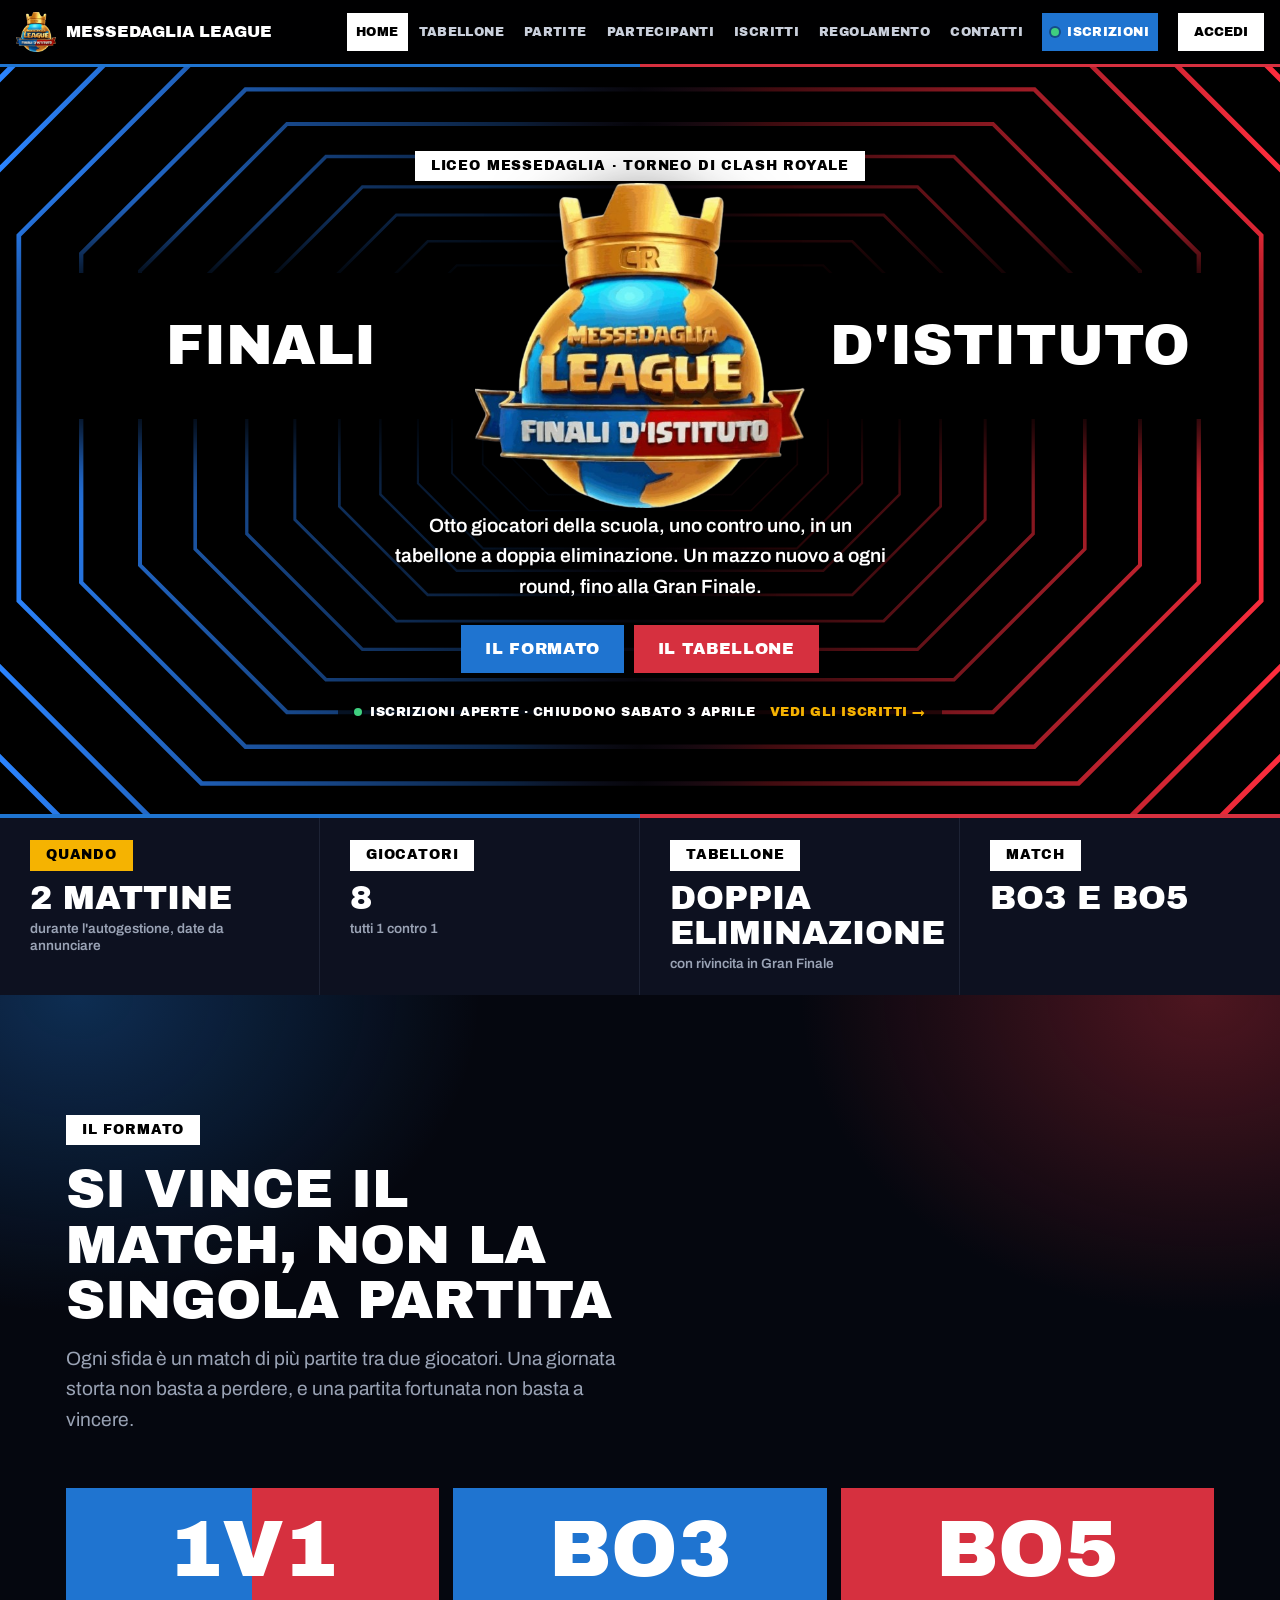
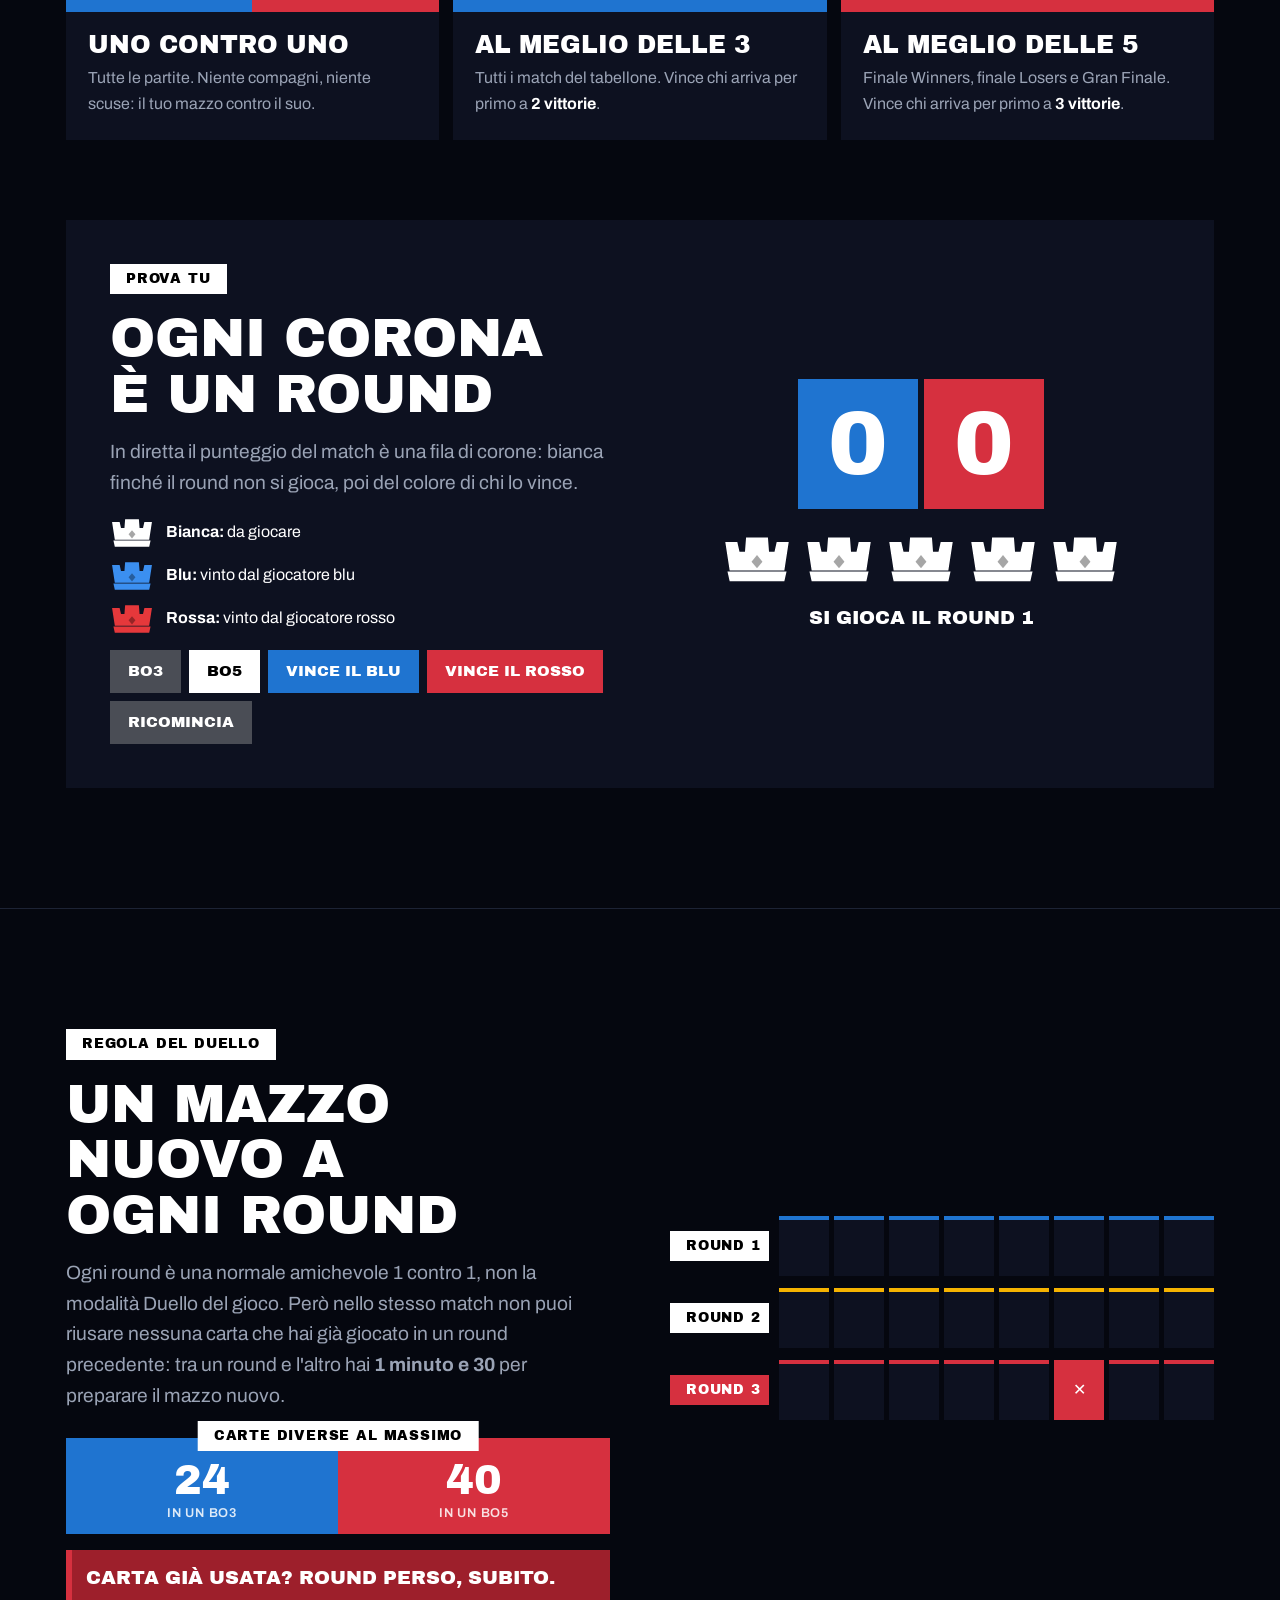
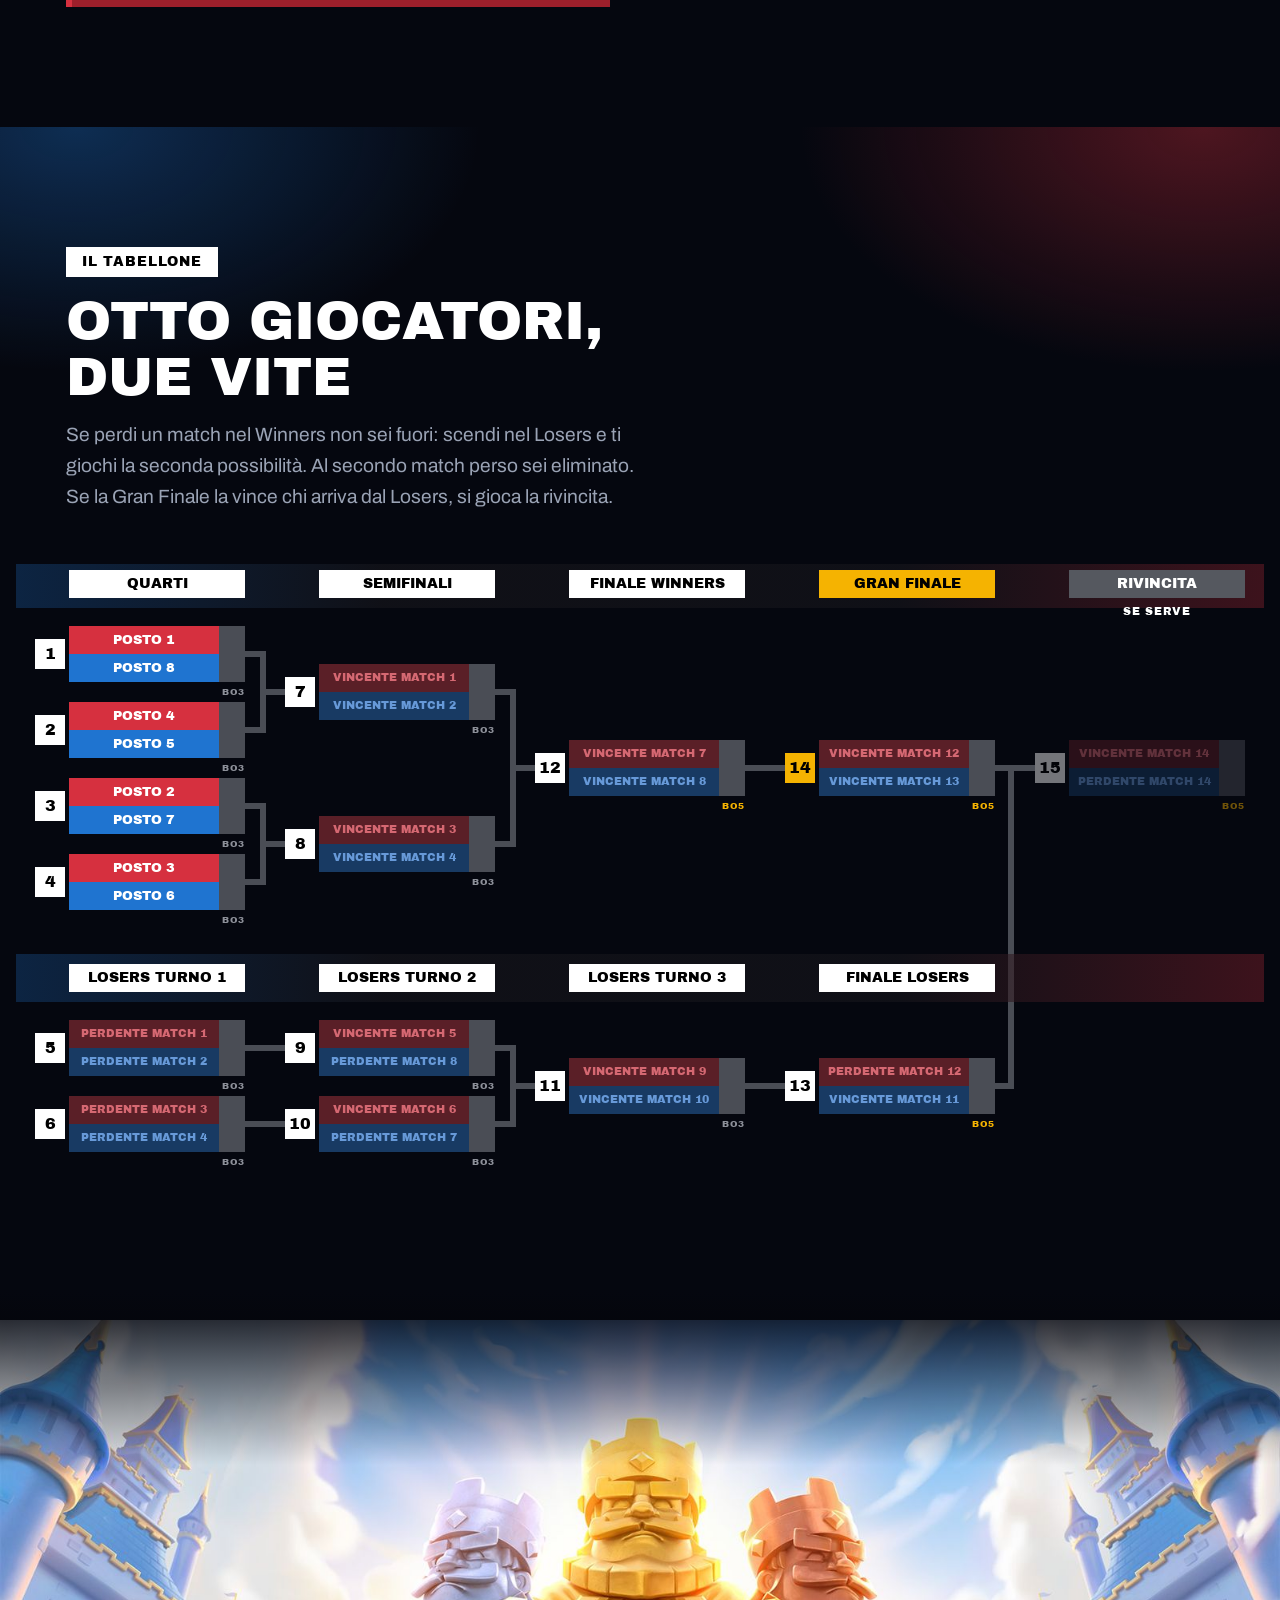
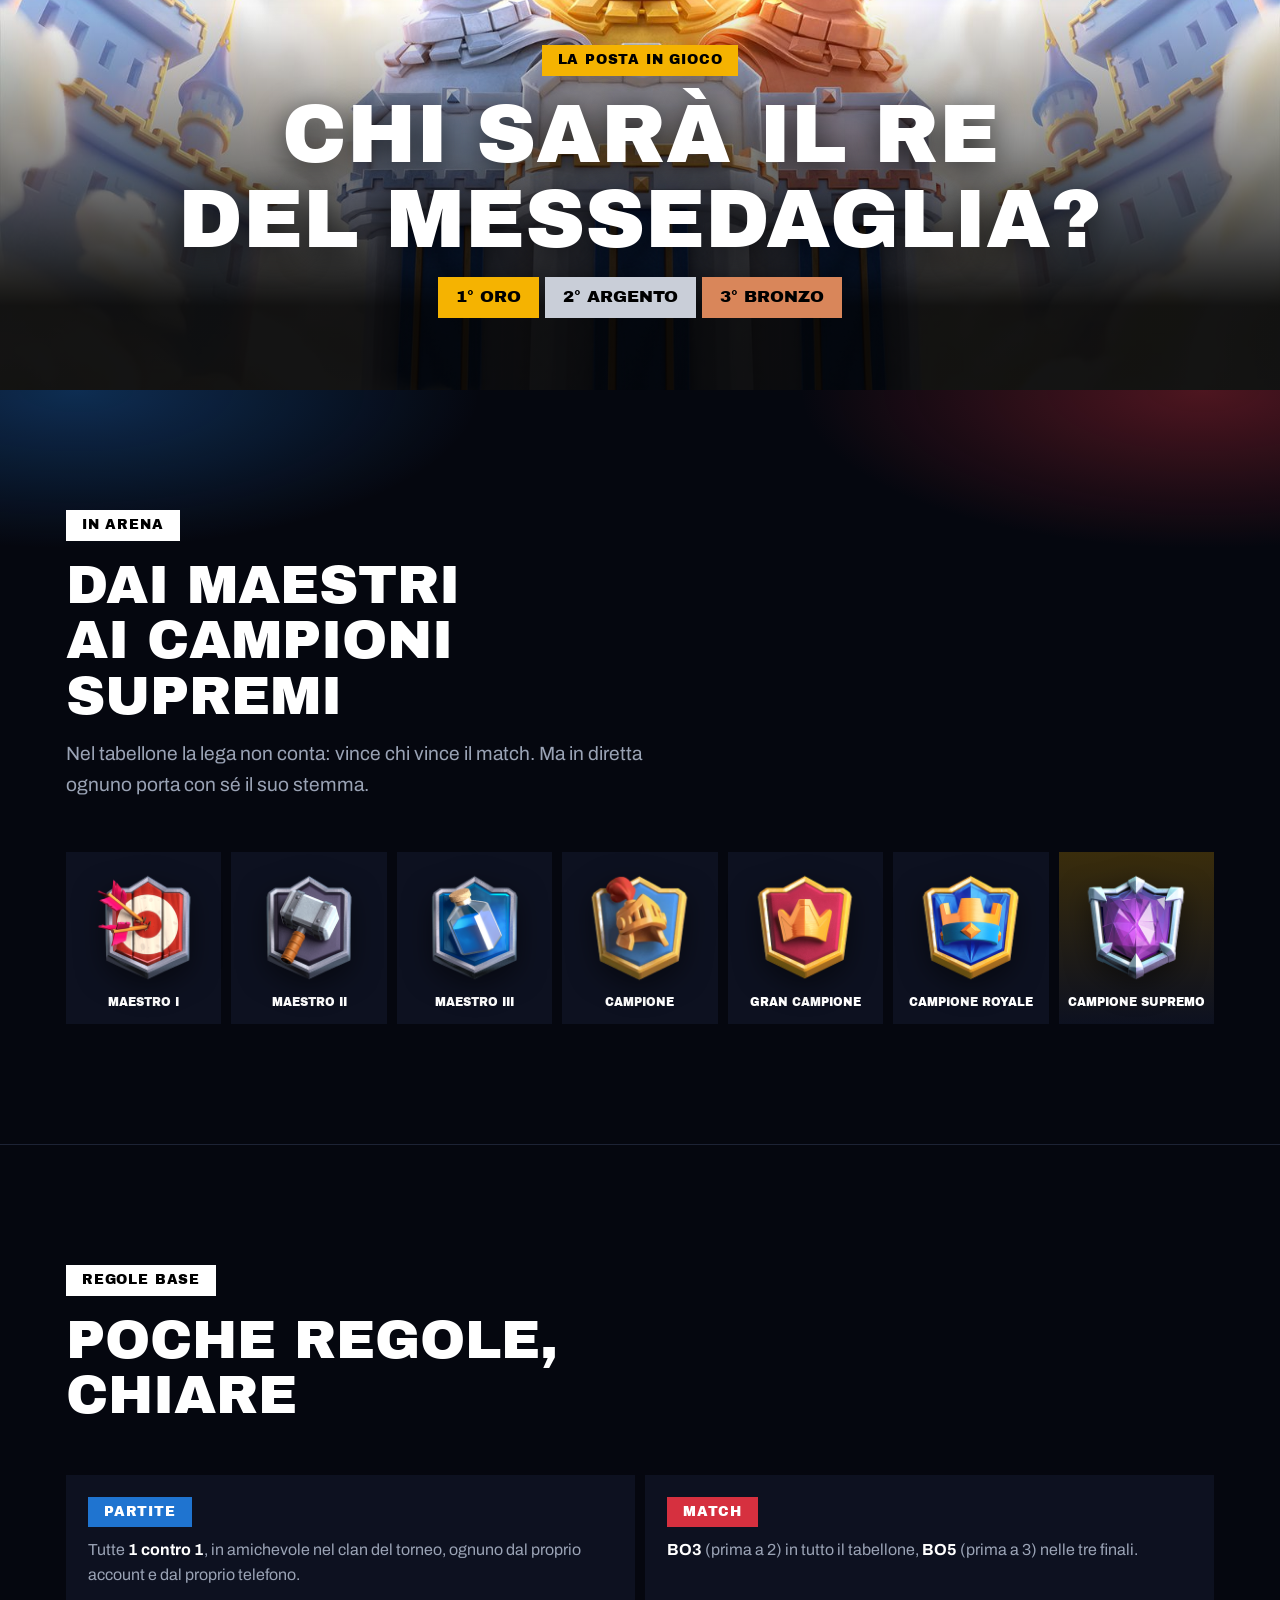
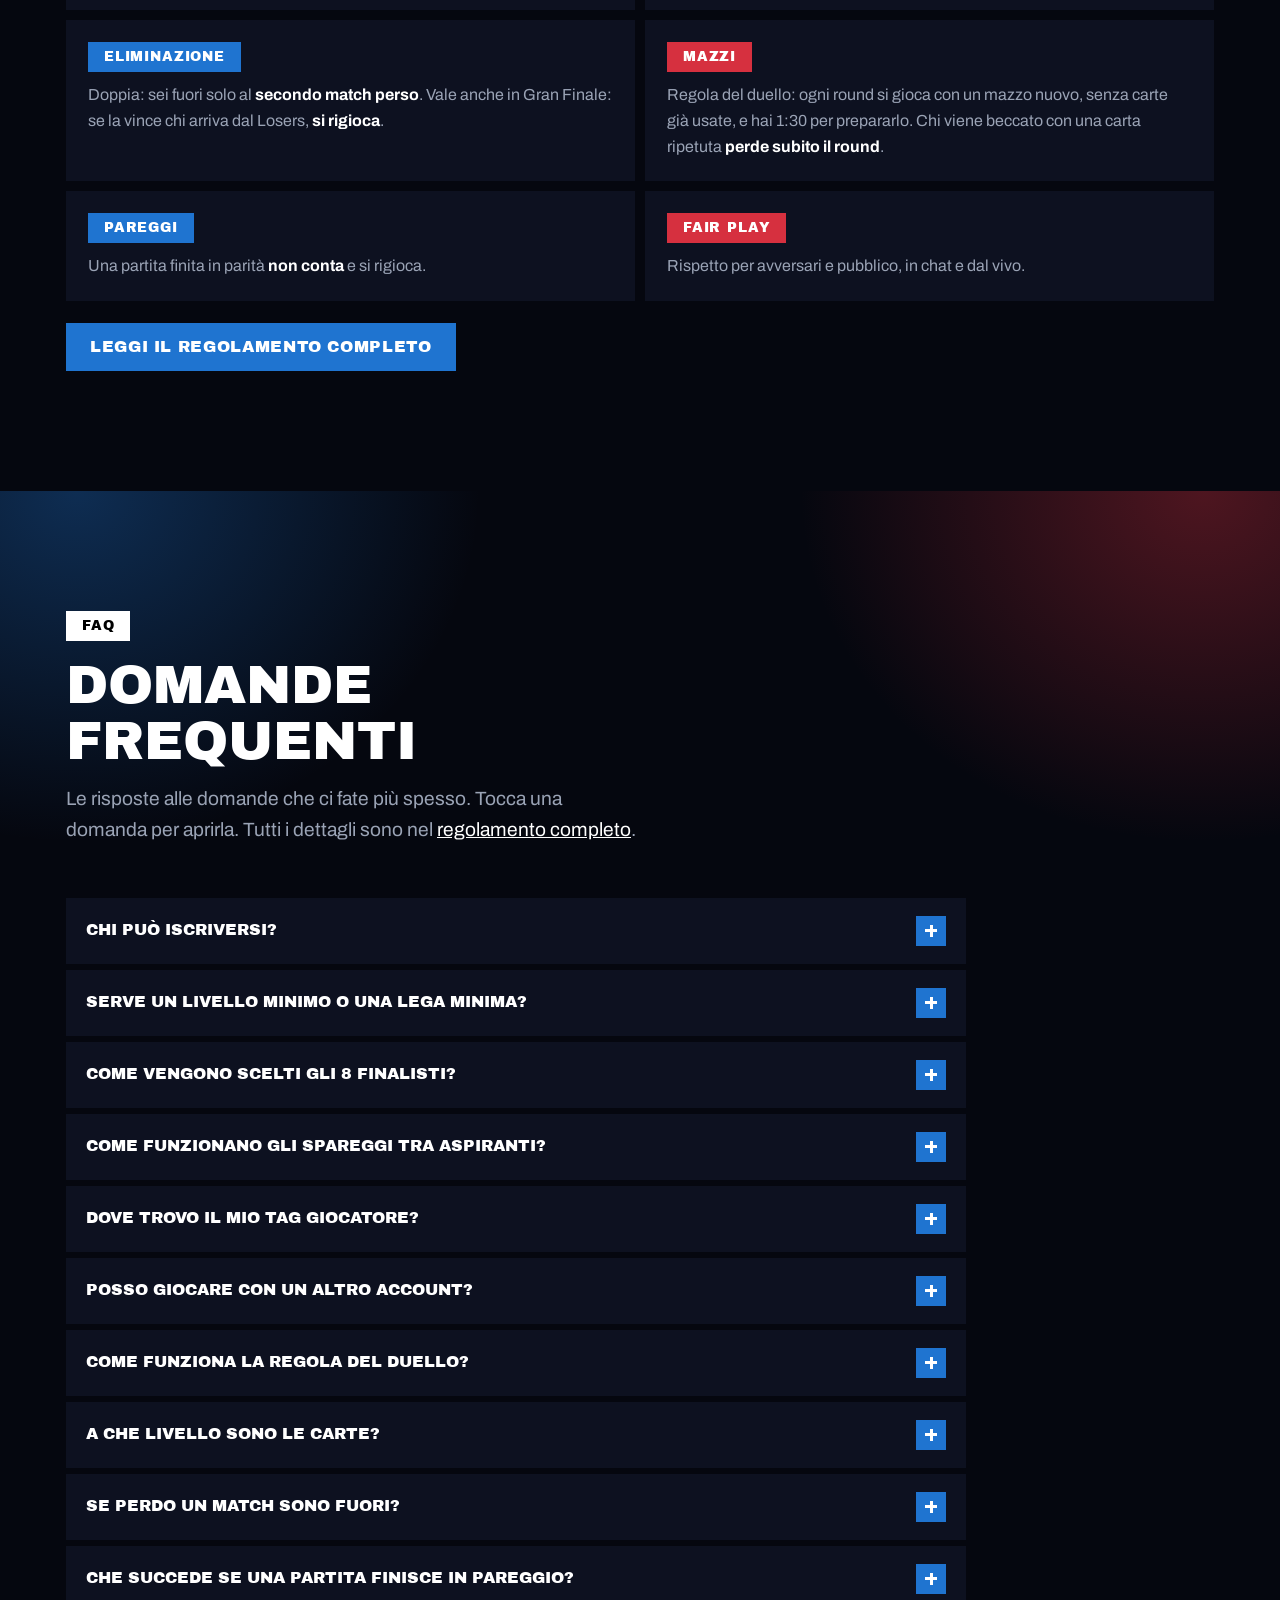
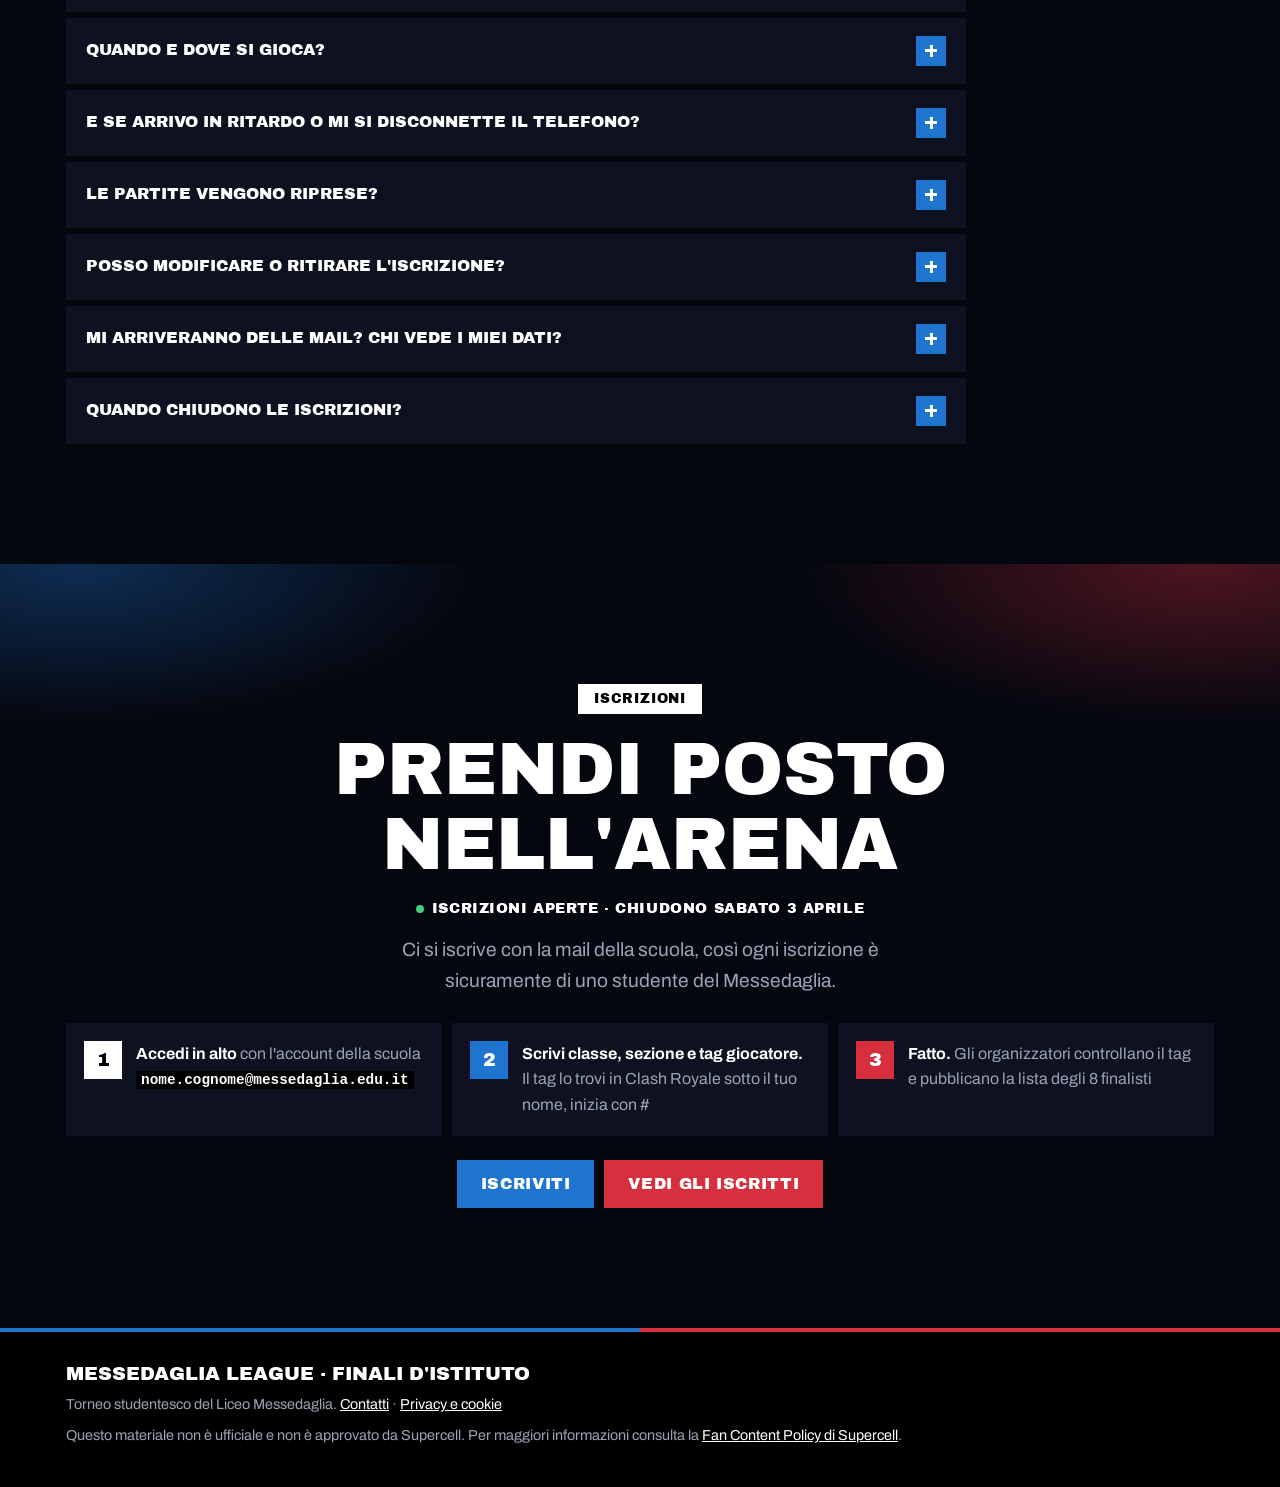
<file: index.html>
<!DOCTYPE html>
<html lang="it">
<head>
<meta charset="UTF-8">
<meta name="viewport" content="width=device-width, initial-scale=1, viewport-fit=cover">
<title>Messedaglia League</title>
<meta name="description" content="Il torneo di Clash Royale del Liceo Messedaglia: 8 giocatori, uno contro uno, doppia eliminazione e regola del duello. Iscriviti con la mail della scuola.">
<!-- Anteprima quando il link viene condiviso (WhatsApp, Instagram, Telegram, Discord…) -->
<meta property="og:type" content="website">
<meta property="og:site_name" content="Messedaglia League">
<meta property="og:title" content="Messedaglia League · Finali d'Istituto">
<meta property="og:description" content="Il torneo di Clash Royale del Liceo Messedaglia: 8 giocatori, uno contro uno, doppia eliminazione e regola del duello. Iscriviti con la mail della scuola.">
<meta property="og:url" content="https://messeleague.github.io/messedaglia-league/">
<meta property="og:image" content="https://messeleague.github.io/messedaglia-league/img/anteprima-2.jpg">
<meta property="og:image:width" content="1200">
<meta property="og:image:height" content="630">
<meta property="og:image:alt" content="Messedaglia League · Finali d'Istituto">
<meta property="og:locale" content="it_IT">
<meta name="twitter:card" content="summary_large_image">
<meta name="theme-color" content="#05070f">
<link rel="icon" type="image/png" href="img/favicon.png">
<link rel="apple-touch-icon" href="img/apple-touch-icon.png">
<link rel="preconnect" href="https://fonts.googleapis.com">
<link rel="preconnect" href="https://fonts.gstatic.com" crossorigin>
<link rel="stylesheet" href="https://fonts.googleapis.com/css2?family=Archivo+Black&family=Archivo:wght@400;600;800&display=swap">
<link rel="stylesheet" href="nav.css">
<style>
/* Layout: stesso stile della diretta (World Finals). Fondo nero con luci
   blu/rosse, tunnel di ottagoni in apertura, etichette bianche con testo nero,
   blocchi pieni blu e rossi, corone piatte. Un solo tema, scuro, per scelta. */
:root {
  --bg: #05070f;
  --panel: #0d1120;
  --line: #1d2335;
  --text: #ffffff;
  --muted: #9aa3b5;
  --grey: #4a4d55;
  --blue: #1f74d0;
  --blue-dark: #0e4f99;
  --blue-dim: #183a63;
  --red: #d6303f;
  --red-dark: #9d1f2b;
  --red-dim: #5a1f27;
  --gold: #f5b301;
  --silver: #c9ced8;
  --bronze: #d9865a;

  --display: "Archivo Black", "Arial Black", "Segoe UI Black", sans-serif;
  --body: "Archivo", "Segoe UI", system-ui, sans-serif;

  --step-0: 1rem;
  --step-1: 1.2rem;
  --step-2: 1.55rem;
  --step-3: clamp(2rem, 5.5vw, 3.4rem);
  --ease: cubic-bezier(.12, .9, .2, 1);

  color-scheme: dark;
}

* { box-sizing: border-box; }
html { scroll-behavior: smooth; }
body { margin: 0; background: var(--bg); color: var(--text); font: 400 var(--step-0)/1.6 var(--body); -webkit-font-smoothing: antialiased; }
h1, h2, h3 { font-family: var(--display); font-weight: 400; line-height: 1.02; margin: 0; text-transform: uppercase; text-wrap: balance; }
p { margin: 0; }
a { color: var(--text); }
:focus-visible { outline: 3px solid var(--gold); outline-offset: 3px; }

.wrap {
  max-width: 1180px; margin: 0 auto;
  padding-left: max(16px, env(safe-area-inset-left, 0px));
  padding-right: max(16px, env(safe-area-inset-right, 0px));
}
.band { padding-block: clamp(64px, 10vw, 120px); position: relative; }
.glow {
  background:
    radial-gradient(45% 30% at 6% 0, rgba(31, 116, 208, 0.35), transparent 70%),
    radial-gradient(45% 30% at 94% 0, rgba(214, 48, 63, 0.35), transparent 70%),
    var(--bg);
}

/* Etichetta bianca con testo nero: la "firma" dello stile */
.chip {
  display: inline-block;
  padding: 7px 16px;
  background: #fff; color: #000;
  font: 400 0.85rem/1.2 var(--display);
  letter-spacing: 0.06em; text-transform: uppercase;
  white-space: nowrap;
}
.chip.blue { background: var(--blue); color: #fff; }
.chip.red { background: var(--red); color: #fff; }
.chip.gold { background: var(--gold); color: #000; }

.head { display: grid; gap: 16px; justify-items: start; max-width: 64ch; margin-bottom: clamp(32px, 5vw, 52px); }
.head h2 { font-size: var(--step-3); }
.head p { color: var(--muted); font-size: var(--step-1); }

/* ---------------- Apertura: tunnel + fascia ---------------- */
.hero { position: relative; overflow: hidden; background: #000; }
#tunnel { position: absolute; inset: 0; width: 100%; height: 100%; display: block; }
.hero-inner > .chip { white-space: normal; text-align: center; max-width: 100%; }
.hero-inner { position: relative; display: grid; justify-items: center; gap: 22px; padding-block: clamp(40px, 7vw, 84px) clamp(44px, 7vw, 84px); }
.hero-band {
  width: 100%;
  display: grid; grid-template-columns: minmax(0, 1fr) auto minmax(0, 1fr); align-items: center;   /* lati sempre uguali: logo al centro */
  background: #000;
  box-shadow: 0 0 60px 30px #000;
  margin-block: clamp(30px, 6vw, 70px);
}
.hero-band h1 { display: contents; }
.hero-word {
  font: 400 clamp(2rem, 4.4vw, 3.8rem)/1 var(--display);
  text-align: center; padding: 0 12px; white-space: nowrap;
  animation: from-left 0.8s 0.1s var(--ease) both;
}
.hero-word.right { animation-name: from-right; }
.hero-logo {
  width: clamp(150px, 26vw, 330px);
  height: auto;
  margin-block: clamp(-90px, -9vw, -40px);
  filter: drop-shadow(0 18px 34px rgba(0, 0, 0, 0.85));
  animation: pop-in 0.8s var(--ease) both;
}
.hero-sub { max-width: 46ch; text-align: center; font-size: var(--step-1); font-weight: 600; text-shadow: 0 0 20px #000, 0 0 10px #000; }
.cta-row { display: flex; flex-wrap: wrap; justify-content: center; gap: 10px; }
.cta {
  font: 400 1rem/1 var(--display); text-transform: uppercase; letter-spacing: 0.04em;
  text-decoration: none; padding: 16px 24px; color: #fff;
  transition: transform 0.15s var(--ease), filter 0.15s;
}
.cta.blue { background: var(--blue); }
.cta.red { background: var(--red); }
.cta:hover { transform: translateY(-3px); filter: brightness(1.12); }

/* Fatti principali: etichetta bianca sopra, valore su nero */
.facts { display: grid; grid-template-columns: repeat(4, minmax(0, 1fr)); gap: 0; margin: 0; border-top: 4px solid; border-image: linear-gradient(90deg, var(--blue) 50%, var(--red) 50%) 1; }
.fact { display: grid; align-content: start; gap: 10px; padding: 22px clamp(16px, 2.5vw, 30px); background: var(--panel); border-right: 1px solid var(--line); min-width: 0; }
.fact:last-child { border-right: 0; }
.fact dt { justify-self: start; }
.fact dd { margin: 0; font: 400 clamp(1.4rem, 3vw, 2.1rem)/1.05 var(--display); text-transform: uppercase; }
.fact dd small { display: block; margin-top: 4px; font: 600 0.85rem/1.3 var(--body); color: var(--muted); text-transform: none; }

/* ---------------- Formato ---------------- */
.formats { display: grid; grid-template-columns: repeat(3, minmax(0, 1fr)); gap: 14px; margin-bottom: clamp(48px, 7vw, 80px); }
.format { display: grid; grid-template-rows: auto 1fr; min-width: 0; }
.format-top { display: grid; place-items: center; padding: 26px 12px; font: 400 clamp(3.4rem, 8vw, 5rem)/0.9 var(--display); }
.format.one .format-top { background: linear-gradient(90deg, var(--blue) 50%, var(--red) 50%); }
.format.three .format-top { background: var(--blue); }
.format.five .format-top { background: var(--red); }
.format-body { background: var(--panel); padding: 20px 22px 24px; display: grid; gap: 8px; align-content: start; }
.format-body h3 { font-size: var(--step-2); }
.format-body p { color: var(--muted); }
.format-body strong { color: var(--text); }

/* Simulatore: punteggio, corone piatte, bottoni */
.sim { display: grid; grid-template-columns: minmax(0, 1fr) minmax(0, 1fr); gap: clamp(28px, 5vw, 64px); align-items: center; padding: clamp(22px, 4vw, 44px); background: var(--panel); }
.sim-copy { display: grid; gap: 16px; justify-items: start; min-width: 0; }
.sim-copy h3 { font-size: var(--step-3); }
.sim-copy p { color: var(--muted); font-size: var(--step-1); }
.legend { display: grid; gap: 10px; list-style: none; margin: 0; padding: 0; }
.legend li { display: flex; gap: 12px; align-items: center; }
.legend svg { width: 44px; flex: none; }
.controls { display: flex; flex-wrap: wrap; gap: 8px; }
.btn { font: 400 0.95rem/1 var(--display); text-transform: uppercase; border: 0; padding: 14px 18px; cursor: pointer; color: #fff; background: var(--grey); transition: filter 0.15s; }
.btn:hover { filter: brightness(1.15); }
.btn:disabled { opacity: 0.4; cursor: not-allowed; filter: none; }
.btn.blue { background: var(--blue); }
.btn.red { background: var(--red); }
.btn.on { background: #fff; color: #000; }
.sim-board { display: grid; justify-items: center; gap: 22px; }
.score { display: flex; gap: 6px; }
.score span { width: clamp(84px, 12vw, 120px); height: clamp(92px, 13vw, 130px); display: grid; place-items: center; font: 400 clamp(3.6rem, 8vw, 5.6rem)/1 var(--display); font-variant-numeric: tabular-nums; }
.score .b { background: var(--blue); }
.score .r { background: var(--red); }
.crowns { display: flex; flex-wrap: wrap; justify-content: center; gap: 12px; }
.crowns svg { width: clamp(46px, 7vw, 70px); display: block; transition: fill 0.3s, opacity 0.3s; }
.crown-empty { fill: #fff; }
.crown-unused { fill: #fff; opacity: 0.22; }
.crown-blue { fill: #3b8ff0; }
.crown-red { fill: #e5383b; }
.crown-pop { animation: crown-pop 0.8s cubic-bezier(.3, 1.6, .5, 1); }
.status { font: 400 var(--step-1)/1.2 var(--display); text-transform: uppercase; min-height: 1.2em; text-align: center; }
.status .b { color: #6aa9f5; } .status .r { color: #f06b74; }

/* ---------------- Regola del duello ---------------- */
.duel { display: grid; grid-template-columns: minmax(0, 1fr) minmax(0, 1fr); gap: clamp(28px, 5vw, 60px); align-items: center; }
.duel-copy { display: grid; gap: 16px; justify-items: start; min-width: 0; }
.duel-copy h3 { font-size: var(--step-3); }
.duel-copy p { color: var(--muted); font-size: var(--step-1); }
.bars { display: grid; gap: 34px; width: 100%; margin-top: 10px; }
.bar { position: relative; display: grid; grid-template-columns: 1fr 1fr; }
.bar .chip { position: absolute; left: 50%; top: -17px; transform: translateX(-50%); z-index: 2; white-space: nowrap; }
.bar b { display: grid; place-items: center; padding: 22px 8px 12px; font: 400 clamp(1.8rem, 4vw, 2.6rem)/1 var(--display); }
.bar b:first-of-type { background: var(--blue); }
.bar b:last-of-type { background: var(--red); }
.bar b small { font: 600 0.8rem/1.3 var(--body); text-transform: uppercase; letter-spacing: 0.06em; opacity: 0.85; margin-top: 4px; }
.duel-copy .penalty { color: #fff; }
.penalty { width: 100%; padding: 16px 20px; background: var(--red-dark); box-shadow: inset 6px 0 0 var(--red); font: 400 var(--step-1)/1.3 var(--display); text-transform: uppercase; }
.decks { display: grid; gap: 12px; min-width: 0; }
.deck-row { display: grid; grid-template-columns: 6.2rem minmax(0, 1fr); gap: 10px; align-items: center; }
.deck-row .chip { text-align: center; }
.slots8 { display: grid; grid-template-columns: repeat(8, minmax(0, 1fr)); gap: 5px; }
.slots8 i { aspect-ratio: 5 / 6; max-width: 100%; background: var(--panel); box-shadow: inset 0 4px 0 var(--blue); display: grid; place-items: center; font: 400 1rem/1 var(--display); font-style: normal; }
.deck-row:nth-child(2) .slots8 i { box-shadow: inset 0 4px 0 var(--gold); }
.deck-row:nth-child(3) .slots8 i { box-shadow: inset 0 4px 0 var(--red); }
.slots8 i.rep { background: var(--red); box-shadow: none; }

/* ---------------- Tabellone (come in diretta) ---------------- */
.bracket-scroll { overflow-x: auto; padding: 6px 0 14px; max-width: none; }
.bk { position: relative; margin: 0 auto; font-family: var(--display); }
.bk svg { position: absolute; inset: 0; overflow: visible; }
.bk-wire { fill: none; stroke: var(--grey); stroke-width: 6; }
.bk-band { position: absolute; left: -40px; right: -40px; background: linear-gradient(90deg, rgba(31, 116, 208, 0.28), rgba(20, 20, 26, 0.7) 30%, rgba(20, 20, 26, 0.7) 70%, rgba(214, 48, 63, 0.28)); }
.bk-head { position: absolute; display: grid; place-items: center; background: #fff; color: #000; font-size: 14px; text-transform: uppercase; white-space: nowrap; }
.bk-head.gold { background: var(--gold); }
.bk-head.grey { background: #55585f; color: #fff; }
.bk-sub { position: absolute; text-align: center; font-size: 11px; text-transform: uppercase; letter-spacing: 0.06em; }
.bk-match { position: absolute; display: flex; align-items: center; }
.bk-num { flex: none; width: 30px; height: 30px; margin-right: 4px; display: grid; place-items: center; background: #fff; color: #000; font-size: 16px; }
.bk-match.gf .bk-num { background: var(--gold); }
.bk-match.reset { opacity: 0.45; }
.bk-rows { flex: 1; height: 100%; display: grid; grid-template-rows: 1fr 1fr; min-width: 0; }
.bk-row { display: grid; grid-template-columns: 1fr 26px; min-width: 0; }
.bk-row b { display: grid; place-items: center; font-weight: 400; font-size: 11px; text-transform: uppercase; white-space: nowrap; overflow: hidden; }
.bk-row i { background: var(--grey); }
.bk-row.red b { background: var(--red-dim); color: rgba(255, 130, 140, 0.75); }
.bk-row.blue b { background: var(--blue-dim); color: rgba(130, 185, 255, 0.75); }
.bk-row.seed.red b { background: var(--red); color: #fff; font-size: 13px; }
.bk-row.seed.blue b { background: var(--blue); color: #fff; font-size: 13px; }
.bk-bo { position: absolute; right: 0; top: 100%; margin-top: 3px; font-size: 9px; color: #8d9099; letter-spacing: 0.08em; }
.bk-bo.five { color: var(--gold); }
.bracket-note { margin-top: 18px; color: var(--muted); max-width: 72ch; }

/* ---------------- Podio ---------------- */
.podium { position: relative; min-height: clamp(440px, 60vw, 700px); display: grid; align-items: end; background: #000 url("img/podio.jpg") center 30% / cover no-repeat; }
.podium::after { content: ""; position: absolute; inset: 0; background: linear-gradient(180deg, var(--bg) 0, rgba(5, 7, 15, 0) 25%, rgba(5, 7, 15, 0) 45%, rgba(0, 0, 0, 0.92) 88%); }
.podium .wrap { position: relative; z-index: 1; width: 100%; padding-block: 0 clamp(40px, 6vw, 72px); display: grid; justify-items: center; gap: 16px; text-align: center; }
.podium h2 { font-size: clamp(2.4rem, 7.5vw, 5.2rem); text-shadow: 0 6px 30px rgba(0, 0, 0, 0.7); }
.podium p { font-size: var(--step-1); font-weight: 600; max-width: 46ch; text-shadow: 0 2px 12px #000; }
.places { display: flex; flex-wrap: wrap; justify-content: center; gap: 6px; }
.places span { font: 400 1.05rem/1 var(--display); text-transform: uppercase; padding: 12px 18px; color: #000; }
.places .p1 { background: var(--gold); }
.places .p2 { background: var(--silver); }
.places .p3 { background: var(--bronze); }

/* ---------------- Leghe ---------------- */
.leagues { display: grid; grid-template-columns: repeat(7, minmax(0, 1fr)); gap: 10px; list-style: none; margin: 0; padding: 0; }
.leagues li { display: grid; justify-items: center; gap: 10px; padding: 18px 8px 14px; background: var(--panel); min-width: 0; }
.leagues img { width: 100%; height: auto; max-width: 116px; aspect-ratio: 1; object-fit: contain; filter: drop-shadow(0 8px 14px rgba(0, 0, 0, 0.5)); transition: transform 0.2s var(--ease); }
.leagues li:hover img { transform: translateY(-6px) scale(1.05); }
.leagues span { font: 400 0.72rem/1.2 var(--display); text-transform: uppercase; text-align: center; }
.leagues li:last-child { background: linear-gradient(180deg, rgba(245, 179, 1, 0.22), var(--panel)); }

/* ---------------- Regole ---------------- */
.rules { display: grid; grid-template-columns: repeat(2, minmax(0, 1fr)); gap: 10px; margin: 0; }
.rule { display: grid; gap: 10px; justify-items: start; align-content: start; padding: 22px; background: var(--panel); min-width: 0; }
.rule dd { margin: 0; color: var(--muted); }
.rules-more { margin-top: 22px; justify-content: flex-start; }
/* Stato iscrizioni (da pubblico.js, scritto da nav.js) */
.hero-stato { display: inline-flex; flex-wrap: wrap; justify-content: center; align-items: center; gap: 6px 14px; padding: 10px 16px; background: rgba(0, 0, 0, 0.7); color: #fff; text-decoration: none; font: 400 .8rem/1.2 var(--display); text-transform: uppercase; letter-spacing: .04em; animation: rise 0.8s var(--ease) 0.65s both; }
.hero-stato .hs-more { color: var(--gold); }
.hero-stato:hover .hs-more { text-decoration: underline; }
.hero-stato:has([data-ml-stato][hidden]) { display: none; }
.finale .finale-stato { font: 400 .9rem/1.2 var(--display); text-transform: uppercase; letter-spacing: .04em; color: #fff; }

/* FAQ: domande a tendina */
.faq { display: grid; gap: 6px; max-width: 900px; }
.faq-item { background: var(--panel); }
.faq-item summary { list-style: none; cursor: pointer; display: flex; align-items: center; gap: 16px; padding: 18px 20px; font: 400 var(--step-0, 1rem)/1.3 var(--display); text-transform: uppercase; }
.faq-item summary::-webkit-details-marker { display: none; }
.faq-item summary::after { content: ""; margin-left: auto; flex: none; width: 30px; height: 30px; background: linear-gradient(#fff, #fff) center / 12px 3px no-repeat, linear-gradient(#fff, #fff) center / 3px 12px no-repeat, var(--blue); transition: background-color .3s; }
.faq-item[open] summary::after { background: linear-gradient(#fff, #fff) center / 12px 3px no-repeat, var(--red); }
.faq-item summary:hover { background: #121830; }
.faq-item[open] { box-shadow: inset 4px 0 0 var(--gold); }
.faq-a { padding: 0 20px 20px; color: var(--muted); max-width: 72ch; }
.faq-a p { margin: 0; }
.faq-a strong { color: var(--text); }
.faq-item[open] .faq-a { animation: faq-in .35s cubic-bezier(.12,.9,.2,1); }
@keyframes faq-in { from { opacity: 0; transform: translateY(-8px); } }
@media (prefers-reduced-motion: reduce) { .faq-item[open] .faq-a { animation: none; } .faq-item summary::after { transition: none; } }
.rule dd strong { color: var(--text); }

/* ---------------- Chiusura ---------------- */
.finale { text-align: center; overflow: hidden; }
.finale .wrap { display: grid; justify-items: center; gap: 18px; }
.finale h2 { font-size: clamp(2.4rem, 7vw, 4.6rem); }
.finale p { color: var(--muted); font-size: var(--step-1); max-width: 46ch; }
.steps { list-style: none; margin: 8px 0 6px; padding: 0; display: grid; grid-template-columns: repeat(3, minmax(0, 1fr)); gap: 10px; width: 100%; text-align: left; }
.steps li { display: grid; grid-template-columns: auto 1fr; gap: 14px; align-items: start; padding: 18px; background: var(--panel); min-width: 0; }
.steps li span:last-child { color: var(--muted); overflow-wrap: anywhere; }
.steps b { color: var(--text); }
.steps code { color: var(--text); font: 600 0.9em/1.4 ui-monospace, Consolas, monospace; background: #000; padding: 1px 5px; }
.step-n { width: 38px; height: 38px; display: grid; place-items: center; background: #fff; color: #000; font: 400 1.2rem/1 var(--display); }
.steps li:nth-child(2) .step-n { background: var(--blue); color: #fff; }
.steps li:nth-child(3) .step-n { background: var(--red); color: #fff; }
.cta[aria-disabled="true"] { background: var(--grey); cursor: default; }
@media (max-width: 900px) { .steps { grid-template-columns: 1fr; } }

footer { background: #000; border-top: 4px solid; border-image: linear-gradient(90deg, var(--blue) 50%, var(--red) 50%) 1; }
footer .wrap { padding-block: 30px 40px; display: grid; gap: 8px; color: var(--muted); font-size: 0.9rem; }
footer strong { color: var(--text); font: 400 var(--step-1)/1.2 var(--display); text-transform: uppercase; }
footer a { color: var(--text); }

/* ================= ANIMAZIONI =================
   Regola: a riposo tutto è leggibile. Lo script marca "pending" solo ciò che
   è ancora sotto lo schermo; entrando in vista scivola in posizione (.in). */

/* Barra di avanzamento della pagina, blu → rosso */
.progress {
  position: fixed; top: 0; left: 0; right: 0; z-index: 45;
  height: calc(4px + env(safe-area-inset-top, 0px));
  padding-top: env(safe-area-inset-top, 0px);
  pointer-events: none;
}
.progress i { display: block; height: 4px; background: linear-gradient(90deg, var(--blue), var(--red)); transform-origin: left; transform: scaleX(var(--p, 0)); }

/* Entrata dal basso, anche a cascata per i gruppi */
[data-reveal].pending { transform: translateY(48px); }
[data-reveal="stagger"].pending { transform: none; }
[data-reveal="stagger"].pending > * { transform: translateY(42px) scale(0.97); }
[data-reveal].in, [data-reveal="stagger"].in > * {
  transform: none;
  transition: transform 0.9s var(--ease) calc(var(--i, 0) * 70ms);
}

/* Le etichette bianche delle sezioni arrivano da sinistra */
.head.pending .chip { transform: translateX(-30px); }
.head.in .chip { transform: none; transition: transform 0.7s var(--ease) 0.1s; }

/* Barre blu/rosse: il colore si allunga dal centro, come nell'Overview della diretta */
.bar b, .format.one .format-top { position: relative; isolation: isolate; }
.bar b { background: none !important; }
.bar b::before { content: ""; position: absolute; inset: 0; z-index: -1; }
.bar b:first-of-type::before { background: var(--blue); transform-origin: right; }
.bar b:last-of-type::before { background: var(--red); transform-origin: left; }
.duel-copy.pending .bar b::before { transform: scaleX(0.08); }
.duel-copy.in .bar b::before { transform: none; transition: transform 1s var(--ease) 0.25s; }

/* Riflesso che attraversa i blocchi del formato quando entrano */
.format-top { position: relative; overflow: hidden; }
.format-top::after {
  content: ""; position: absolute; inset: 0;
  background: linear-gradient(105deg, transparent 35%, rgba(255, 255, 255, 0.45) 50%, transparent 65%);
  transform: translateX(-120%);
}
.formats.in .format-top::after { animation: shine 1.1s ease-out calc(0.35s + var(--i, 0) * 120ms) both; }
.format { transition: transform 0.25s var(--ease); }
.format:hover { transform: translateY(-6px); }
@keyframes shine { to { transform: translateX(120%); } }

/* Bottoni: riflesso al passaggio del mouse */
.cta, .btn { position: relative; overflow: hidden; }
.cta::after, .btn::after {
  content: ""; position: absolute; inset: 0;
  background: linear-gradient(105deg, transparent 30%, rgba(255, 255, 255, 0.35) 50%, transparent 70%);
  transform: translateX(-120%); transition: transform 0.5s ease;
}
.cta:hover::after, .btn:hover::after { transform: translateX(120%); }

/* Logo in apertura: dopo l'entrata fluttua piano */
.hero-logo { animation: pop-in 0.8s var(--ease) both, float 6s ease-in-out 0.8s infinite; }
@keyframes float { 50% { transform: translateY(-12px); } }
.hero-inner > .chip { animation: drop 0.7s var(--ease) both; }
.hero-sub { animation: rise 0.8s var(--ease) 0.35s both; }
.hero .cta-row { animation: rise 0.8s var(--ease) 0.5s both; }
@keyframes drop { from { transform: translateY(-30px); } }
@keyframes rise { from { transform: translateY(30px); } }

/* Mazzi della regola del duello: le carte si posano una dopo l'altra */
.decks.pending .slots8 i { transform: translateY(-16px); }
.decks.in .slots8 i { transform: none; transition: transform 0.6s var(--ease) calc(var(--c, 0) * 45ms + var(--r, 0) * 180ms); }
.slots8 i.rep { animation: rep-blink 1.6s ease-in-out infinite; }
@keyframes rep-blink { 50% { box-shadow: 0 0 0 3px #fff, 0 0 20px rgba(214, 48, 63, 0.9); } }

/* Tabellone: le linee si disegnano e le serie arrivano colonna dopo colonna */
.bk.pending .bk-wire { stroke-dasharray: 1; stroke-dashoffset: 1; }
.bk.in .bk-wire { stroke-dasharray: 1; stroke-dashoffset: 0; transition: stroke-dashoffset 0.7s ease calc(0.35s + var(--d, 0s)); }
.bk.pending .bk-match, .bk.pending .bk-head { transform: translateX(-18px); }
.bk.in .bk-match, .bk.in .bk-head { transform: none; transition: transform 0.6s var(--ease) var(--d, 0s); }
.bk-match.gf .bk-num { animation: gf-glow 2.4s ease-in-out infinite; }
@keyframes gf-glow { 50% { box-shadow: 0 0 0 3px rgba(245, 179, 1, 0.35), 0 0 18px rgba(245, 179, 1, 0.8); } }

/* Podio: leggera parallasse sullo sfondo (posizione impostata dallo script) */
.podium { background-position: center calc(30% + var(--py, 0px)); }
/* Telefono: l'immagine del podio intera in larghezza (niente parallasse, che scopriva una striscia
   in fondo), con i testi sotto che sfumano nel nero */
@media (max-width: 700px) {
  .podium { min-height: 0; padding-top: 50vw; background: #000 url("img/podio.jpg") center top / 100% auto no-repeat !important; }
  .podium::after { background: linear-gradient(180deg, var(--bg) 0, rgba(5, 7, 15, 0) 8%, rgba(5, 7, 15, 0) 32vw, rgba(0, 0, 0, 0.85) 52vw, #000 61vw); }
}
.places span { transition: transform 0.25s var(--ease); }
.places span:hover { transform: translateY(-4px); }
.places .p1 { animation: gold-pulse 2.6s ease-in-out infinite; }
@keyframes gold-pulse { 50% { box-shadow: 0 0 26px rgba(245, 179, 1, 0.75); } }

/* Leghe: l'ultima brilla, tutte saltano al passaggio del mouse */
.leagues li:last-child img { animation: glow 2.8s ease-in-out infinite; }
@keyframes glow { 50% { filter: drop-shadow(0 0 22px rgba(245, 179, 1, 0.75)); } }
.rule { transition: transform 0.25s var(--ease), box-shadow 0.25s; }
.rule:hover { transform: translateY(-4px); box-shadow: inset 0 -3px 0 var(--gold); }

@keyframes from-left { from { transform: translateX(-60px); opacity: 0; } }
@keyframes from-right { from { transform: translateX(60px); opacity: 0; } }
@keyframes pop-in { from { transform: scale(0.6); opacity: 0; } }
@keyframes crown-pop { 0% { transform: scale(0.3) rotate(-18deg); } 60% { transform: scale(1.3) rotate(6deg); } 100% { transform: none; } }
@media (prefers-reduced-motion: reduce) {
  html { scroll-behavior: auto; }
  *, *::before, *::after { animation: none !important; transition: none !important; }
}

@media (max-width: 900px) {
  .facts { grid-template-columns: repeat(2, minmax(0, 1fr)); }
  .fact:nth-child(2) { border-right: 0; }
  .formats, .sim, .duel, .rules { grid-template-columns: 1fr; }
  .leagues { grid-template-columns: repeat(4, minmax(0, 1fr)); }
  .leagues li:last-child { grid-column: span 2; }
}
@media (max-width: 620px) {
  .hero-band { grid-template-columns: 1fr; justify-items: center; gap: 4px; padding-block: 18px; }
  .hero-logo { order: -1; margin-block: -70px 6px; }
  .leagues { grid-template-columns: repeat(3, minmax(0, 1fr)); }
  .leagues li:last-child { grid-column: 1 / -1; }
  .leagues li:last-child img { width: calc((100% + 16px - 20px) / 3 - 16px); }
}
@media (max-width: 420px) {
  .facts { grid-template-columns: 1fr; }
  .fact { border-right: 0; border-bottom: 1px solid var(--line); }
}
</style>
</head>
<body>
<nav id="topbar" data-page="home" aria-label="Sito"></nav>
<div class="progress" aria-hidden="true"><i></i></div>
<header class="hero">
  <canvas id="tunnel" aria-hidden="true"></canvas>
  <div class="wrap hero-inner">
    <span class="chip">Liceo Messedaglia · Torneo di Clash Royale</span>
    <div class="hero-band">
      <h1>
        <span class="hero-word">Finali</span>
        <img class="hero-logo" src="img/logo.png" alt="Messedaglia League, Finali d'Istituto" width="395" height="389">
        <span class="hero-word right">d'Istituto</span>
      </h1>
    </div>
    <p class="hero-sub">Otto giocatori della scuola, uno contro uno, in un tabellone a doppia eliminazione. Un mazzo nuovo a ogni round, fino alla Gran Finale.</p>
    <div class="cta-row">
      <a class="cta blue" href="#formato">Il formato</a>
      <a class="cta red" href="#tabellone">Il tabellone</a>
    </div>
    <a class="hero-stato" href="iscritti.html"><span data-ml-stato></span><span class="hs-more">Vedi gli iscritti →</span></a>
  </div>
</header>

<dl class="facts" data-reveal="stagger">
  <div class="fact"><dt class="chip gold">Quando</dt><dd>2 mattine<small>durante l'autogestione, date da annunciare</small></dd></div>
  <div class="fact"><dt class="chip">Giocatori</dt><dd>8<small>tutti 1 contro 1</small></dd></div>
  <div class="fact"><dt class="chip">Tabellone</dt><dd>Doppia eliminazione<small>con rivincita in Gran Finale</small></dd></div>
  <div class="fact"><dt class="chip">Match</dt><dd>BO3 e BO5</dd></div>
</dl>

<main>
  <section class="band glow" id="formato" aria-labelledby="formato-title">
    <div class="wrap">
      <div class="head" data-reveal>
        <span class="chip">Il formato</span>
        <h2 id="formato-title">Si vince il match, non la singola partita</h2>
        <p>Ogni sfida è un match di più partite tra due giocatori. Una giornata storta non basta a perdere, e una partita fortunata non basta a vincere.</p>
      </div>

      <div class="formats" data-reveal="stagger">
        <article class="format one">
          <div class="format-top">1V1</div>
          <div class="format-body"><h3>Uno contro uno</h3><p>Tutte le partite. Niente compagni, niente scuse: il tuo mazzo contro il suo.</p></div>
        </article>
        <article class="format three">
          <div class="format-top">BO3</div>
          <div class="format-body"><h3>Al meglio delle 3</h3><p>Tutti i match del tabellone. Vince chi arriva per primo a <strong>2 vittorie</strong>.</p></div>
        </article>
        <article class="format five">
          <div class="format-top">BO5</div>
          <div class="format-body"><h3>Al meglio delle 5</h3><p>Finale Winners, finale Losers e Gran Finale. Vince chi arriva per primo a <strong>3 vittorie</strong>.</p></div>
        </article>
      </div>

      <div class="sim" data-reveal>
        <div class="sim-copy">
          <span class="chip">Prova tu</span>
          <h3>Ogni corona è un round</h3>
          <p>In diretta il punteggio del match è una fila di corone: bianca finché il round non si gioca, poi del colore di chi lo vince.</p>
          <ul class="legend">
            <li><svg viewBox="0 0 64 48" class="crown-empty" aria-hidden="true"><use href="#crown"/></svg><span><strong>Bianca:</strong> da giocare</span></li>
            <li><svg viewBox="0 0 64 48" class="crown-blue" aria-hidden="true"><use href="#crown"/></svg><span><strong>Blu:</strong> vinto dal giocatore blu</span></li>
            <li><svg viewBox="0 0 64 48" class="crown-red" aria-hidden="true"><use href="#crown"/></svg><span><strong>Rossa:</strong> vinto dal giocatore rosso</span></li>
          </ul>
          <div class="controls" role="group" aria-label="Simula un match">
            <button type="button" class="btn" id="fmt-3" aria-pressed="false">BO3</button>
            <button type="button" class="btn on" id="fmt-5" aria-pressed="true">BO5</button>
            <button type="button" class="btn blue" id="win-blue">Vince il blu</button>
            <button type="button" class="btn red" id="win-red">Vince il rosso</button>
            <button type="button" class="btn" id="reset">Ricomincia</button>
          </div>
        </div>
        <div class="sim-board" aria-label="Punteggio del match d'esempio">
          <div class="score"><span class="b" id="score-b">0</span><span class="r" id="score-r">0</span></div>
          <div class="crowns" id="crowns"></div>
          <p class="status" id="status" aria-live="polite"></p>
        </div>
      </div>
    </div>
  </section>

  <section class="band" aria-labelledby="duello-title" style="border-top: 1px solid var(--line)">
    <div class="wrap duel">
      <div class="duel-copy" data-reveal>
        <span class="chip">Regola del duello</span>
        <h3 id="duello-title">Un mazzo nuovo a ogni round</h3>
        <p>Ogni round è una normale amichevole 1 contro 1, non la modalità Duello del gioco. Però nello stesso match non puoi riusare nessuna carta che hai già giocato in un round precedente: tra un round e l'altro hai <strong>1 minuto e 30</strong> per preparare il mazzo nuovo.</p>
        <div class="bars">
          <div class="bar"><span class="chip">Carte diverse al massimo</span><b>24<small>in un BO3</small></b><b>40<small>in un BO5</small></b></div>
        </div>
        <p class="penalty">Carta già usata? Round perso, subito.</p>
      </div>
      <div class="decks" data-reveal aria-hidden="true">
        <div class="deck-row"><span class="chip">Round 1</span><div class="slots8"><i></i><i></i><i></i><i></i><i></i><i></i><i></i><i></i></div></div>
        <div class="deck-row"><span class="chip">Round 2</span><div class="slots8"><i></i><i></i><i></i><i></i><i></i><i></i><i></i><i></i></div></div>
        <div class="deck-row"><span class="chip red">Round 3</span><div class="slots8"><i></i><i></i><i></i><i></i><i></i><i class="rep">✕</i><i></i><i></i></div></div>
      </div>
    </div>
  </section>

  <section class="band glow" id="tabellone" aria-labelledby="tabellone-title">
    <div class="wrap">
      <div class="head" data-reveal>
        <span class="chip">Il tabellone</span>
        <h2 id="tabellone-title">Otto giocatori, due vite</h2>
        <p>Se perdi un match nel Winners non sei fuori: scendi nel Losers e ti giochi la seconda possibilità. Al secondo match perso sei eliminato. Se la Gran Finale la vince chi arriva dal Losers, si gioca la rivincita.</p>
      </div>
      <div class="bracket-scroll" tabindex="0" role="region" aria-label="Tabellone a doppia eliminazione">
        <div class="bk" id="bracket"></div>
      </div>
    </div>
  </section>

  <section class="podium" id="podio" aria-labelledby="podio-title">
    <div class="wrap">
      <span class="chip gold">La posta in gioco</span>
      <h2 id="podio-title">Chi sarà il re del Messedaglia?</h2>
      <div class="places" data-reveal="stagger" aria-label="Posti sul podio"><span class="p1">1° Oro</span><span class="p2">2° Argento</span><span class="p3">3° Bronzo</span></div>
    </div>
  </section>

  <section class="band glow" aria-labelledby="leghe-title">
    <div class="wrap">
      <div class="head" data-reveal>
        <span class="chip">In arena</span>
        <h2 id="leghe-title">Dai Maestri ai Campioni Supremi</h2>
        <p>Nel tabellone la lega non conta: vince chi vince il match. Ma in diretta ognuno porta con sé il suo stemma.</p>
      </div>
      <ul class="leagues" data-reveal="stagger">
        <li><img src="img/master_1.png" alt="" width="240" height="240"><span>Maestro I</span></li>
        <li><img src="img/master_2.png" alt="" width="240" height="240"><span>Maestro II</span></li>
        <li><img src="img/master_3.png" alt="" width="240" height="240"><span>Maestro III</span></li>
        <li><img src="img/champion.png" alt="" width="240" height="240"><span>Campione</span></li>
        <li><img src="img/grand_champion.png" alt="" width="240" height="240"><span>Gran Campione</span></li>
        <li><img src="img/royal_champion.png" alt="" width="240" height="240"><span>Campione Royale</span></li>
        <li><img src="img/ultimate_champion.png" alt="" width="240" height="240"><span>Campione Supremo</span></li>
      </ul>
    </div>
  </section>

  <section class="band" id="regole" aria-labelledby="regole-title" style="border-top: 1px solid var(--line)">
    <div class="wrap">
      <div class="head" data-reveal>
        <span class="chip">Regole base</span>
        <h2 id="regole-title">Poche regole, chiare</h2>
      </div>
      <dl class="rules" data-reveal="stagger">
        <div class="rule"><dt class="chip blue">Partite</dt><dd>Tutte <strong>1 contro 1</strong>, in amichevole nel clan del torneo, ognuno dal proprio account e dal proprio telefono.</dd></div>
        <div class="rule"><dt class="chip red">Match</dt><dd><strong>BO3</strong> (prima a 2) in tutto il tabellone, <strong>BO5</strong> (prima a 3) nelle tre finali.</dd></div>
        <div class="rule"><dt class="chip blue">Eliminazione</dt><dd>Doppia: sei fuori solo al <strong>secondo match perso</strong>. Vale anche in Gran Finale: se la vince chi arriva dal Losers, <strong>si rigioca</strong>.</dd></div>
        <div class="rule"><dt class="chip red">Mazzi</dt><dd>Regola del duello: ogni round si gioca con un mazzo nuovo, senza carte già usate, e hai 1:30 per prepararlo. Chi viene beccato con una carta ripetuta <strong>perde subito il round</strong>.</dd></div>
        <div class="rule"><dt class="chip blue">Pareggi</dt><dd>Una partita finita in parità <strong>non conta</strong> e si rigioca.</dd></div>
        <div class="rule"><dt class="chip red">Fair play</dt><dd>Rispetto per avversari e pubblico, in chat e dal vivo.</dd></div>
      </dl>
      <div class="cta-row rules-more" data-reveal><a class="cta blue" href="regolamento.html">Leggi il regolamento completo</a></div>
    </div>
  </section>

  <section class="band glow" id="faq" aria-labelledby="faq-title">
    <div class="wrap">
      <div class="head" data-reveal>
        <span class="chip">FAQ</span>
        <h2 id="faq-title">Domande frequenti</h2>
        <p>Le risposte alle domande che ci fate più spesso. Tocca una domanda per aprirla. Tutti i dettagli sono nel <a href="regolamento.html" style="color:#fff">regolamento completo</a>.</p>
      </div>
      <div class="faq" data-reveal="stagger">
        <details class="faq-item">
          <summary>Chi può iscriversi?</summary>
          <div class="faq-a"><p>Tutti gli studenti del Liceo Messedaglia. Ci si iscrive con l'account della scuola (<code>nome.cognome@messedaglia.edu.it</code>), così ogni iscrizione è sicuramente di uno studente.</p></div>
        </details>
        <details class="faq-item">
          <summary>Serve un livello minimo o una lega minima?</summary>
          <div class="faq-a"><p>No, può iscriversi chiunque. Però i posti sono solo 8: le statistiche dell'account decidono chi entra direttamente (vedi la domanda qui sotto).</p></div>
        </details>
        <details class="faq-item">
          <summary>Come vengono scelti gli 8 finalisti?</summary>
          <div class="faq-a"><p>I primi <strong>6</strong> della classifica entrano direttamente nel tabellone. La classifica usa i dati ufficiali dell'API di Clash Royale (niente screenshot) e conta, in quest'ordine: la <strong>lega più alta</strong> raggiunta in Classificata, il <strong>record di trofei</strong> e i <strong>trofei attuali</strong>. Gli ultimi <strong>2 posti</strong> si giocano negli spareggi tra aspiranti.</p></div>
        </details>
        <details class="faq-item">
          <summary>Come funzionano gli spareggi tra aspiranti?</summary>
          <div class="faq-a"><p>I 4 iscritti successivi in classifica (dal <strong>7º al 10º</strong>) che nel modulo hanno dato disponibilità giocano due match al meglio delle 5 nei giorni prima del torneo, <strong>AS1</strong> e <strong>AS2</strong>, con gli accoppiamenti <strong>sorteggiati</strong> alla chiusura delle iscrizioni. Si giocano in amichevole nel clan del torneo, online o a scuola, e i risultati si controllano dal battlelog. Chi vince AS1 entra nel tabellone come 7º, chi vince AS2 come 8º; gli sconfitti sono le prime riserve.</p></div>
        </details>
        <details class="faq-item">
          <summary>Dove trovo il mio tag giocatore?</summary>
          <div class="faq-a"><p>In Clash Royale tocca il tuo nome in alto a sinistra: il tag è sotto il nome e inizia con <strong>#</strong> (per esempio <code>#JL9V9LJVJ</code>). Mentre lo scrivi nel modulo compare la scheda del tuo account, così controlli che sia quello giusto.</p></div>
        </details>
        <details class="faq-item">
          <summary>Posso giocare con un altro account?</summary>
          <div class="faq-a"><p>No: si gioca con l'account del tag che hai iscritto, dal tuo telefono. Le stats usate per la classifica sono quelle di quell'account.</p></div>
        </details>
        <details class="faq-item">
          <summary>Come funziona la regola del duello?</summary>
          <div class="faq-a"><p>Ogni partita di un match si gioca con un mazzo nuovo, e nessuna carta può comparire in due mazzi dello stesso match. Preparati quindi 3 mazzi diversi per le BO3 e 5 per le BO5. Una carta ripetuta fa perdere subito il round. Si gioca in <strong>amichevole 1v1 classica</strong>, non nella modalità Duello del gioco: tra un round e l'altro hai <strong>1 minuto e 30</strong> per preparare il mazzo successivo.</p></div>
        </details>
        <details class="faq-item">
          <summary>A che livello sono le carte?</summary>
          <div class="faq-a"><p>Si gioca in amichevole, quindi tutte le carte vengono portate al <strong>livello torneo (11)</strong>: i livelli sono uguali per tutti, conta solo come giochi.</p></div>
        </details>
        <details class="faq-item">
          <summary>Se perdo un match sono fuori?</summary>
          <div class="faq-a"><p>No, il tabellone è a doppia eliminazione: al primo match perso scendi nel Losers Bracket e continui a giocare. Sei fuori solo alla seconda sconfitta.</p></div>
        </details>
        <details class="faq-item">
          <summary>Che succede se una partita finisce in pareggio?</summary>
          <div class="faq-a"><p>Non conta e si rigioca.</p></div>
        </details>
        <details class="faq-item">
          <summary>Quando e dove si gioca?</summary>
          <div class="faq-a"><p>In <strong>due mattine durante l'autogestione</strong>, un match alla volta e sempre proiettato: il primo giorno il Winners bracket e i primi turni del Losers, il secondo le finali in <strong>aula magna</strong>. Le date definitive vengono annunciate qui quando la scuola conferma il calendario. Gli spareggi tra aspiranti si giocano nei giorni prima.</p></div>
        </details>
        <details class="faq-item">
          <summary>E se arrivo in ritardo o mi si disconnette il telefono?</summary>
          <div class="faq-a"><p>Dalla chiamata hai <strong>5 minuti di tolleranza</strong>: dopo 5 minuti perdi il primo round a tavolino, dopo 10 il match. Se ti disconnetti nel <strong>primo minuto</strong> di gioco il round si rigioca da capo, dopo il primo minuto vale il risultato del gioco. Tutti i casi sono nel regolamento, sezione 6.</p></div>
        </details>
        <details class="faq-item">
          <summary>Le partite vengono riprese?</summary>
          <div class="faq-a"><p>Sì: tutte le partite vengono <strong>proiettate in sala</strong> e i giocatori possono essere ripresi da telecamere durante i match; iscrivendosi lo si accetta. Foto e video vengono pubblicati sui canali della scuola solo per chi ha dato il consenso nel modulo.</p></div>
        </details>
        <details class="faq-item">
          <summary>Posso modificare o ritirare l'iscrizione?</summary>
          <div class="faq-a"><p>Sì, ma solo <strong>finché le iscrizioni sono aperte</strong>: accedi in alto, apri <strong>La mia iscrizione</strong> e puoi correggere i dati o ritirarti.</p></div>
        </details>
        <details class="faq-item">
          <summary>Mi arriveranno delle mail? Chi vede i miei dati?</summary>
          <div class="faq-a"><p>Solo se lo scegli: nel modulo c'è una spunta <strong>facoltativa</strong> per ricevere l'esito alla chiusura delle iscrizioni e gli avvisi sul torneo. Senza spunta non ti scriviamo, e puoi toglierla quando vuoi dal modulo. Nome, classe e mail li vedono solo gli organizzatori: sul sito compaiono solo nome in gioco e soprannome. Tutto il resto è nella pagina <a href="privacy.html">Privacy e cookie</a>.</p></div>
        </details>
        <details class="faq-item">
          <summary>Quando chiudono le iscrizioni?</summary>
          <div class="faq-a"><p>La data di chiusura verrà annunciata qui sul sito. Dopo la chiusura <strong>non si può più iscriversi, modificare i dati o ritirarsi</strong>: nel modulo vedi la tua iscrizione così com'è, insieme al tuo esito. La classifica viene fissata al momento della chiusura: qualificati e aspiranti trovano nel modulo il link per entrare nel <strong>clan del torneo</strong>. Se c'è un problema serio (per esempio un tag sbagliato), scrivi agli organizzatori.</p></div>
        </details>
      </div>
    </div>
  </section>

  <section class="band glow finale" id="iscriviti" aria-labelledby="finale-title">
    <div class="wrap" data-reveal>
      <span class="chip">Iscrizioni</span>
      <h2 id="finale-title">Prendi posto nell'arena</h2>
      <p class="finale-stato" data-ml-stato></p>
      <p>Ci si iscrive con la mail della scuola, così ogni iscrizione è sicuramente di uno studente del Messedaglia.</p>
      <ol class="steps" data-reveal="stagger">
        <li><span class="step-n">1</span><span><b>Accedi in alto</b> con l'account della scuola <code>nome.cognome@messedaglia.edu.it</code></span></li>
        <li><span class="step-n">2</span><span><b>Scrivi classe, sezione e tag giocatore.</b> Il tag lo trovi in Clash Royale sotto il tuo nome, inizia con #</span></li>
        <li><span class="step-n">3</span><span><b>Fatto.</b> Gli organizzatori controllano il tag e pubblicano la lista degli 8 finalisti</span></li>
      </ol>
      <div class="cta-row">
        <a class="cta blue" href="iscrizioni.html">Iscriviti</a>
        <a class="cta red" href="iscritti.html">Vedi gli iscritti</a>
      </div>
    </div>
  </section>
</main>

<footer>
  <div class="wrap">
    <strong>Messedaglia League · Finali d'Istituto</strong>
    <p>Torneo studentesco del Liceo Messedaglia. <a href="contatti.html">Contatti</a> · <a href="privacy.html">Privacy e cookie</a></p>
    <p>Questo materiale non è ufficiale e non è approvato da Supercell. Per maggiori informazioni consulta la <a href="https://supercell.com/en/fan-content-policy/" target="_blank" rel="noopener">Fan Content Policy di Supercell</a>.</p>
  </div>
</footer>

<!-- Corona piatta, la stessa della diretta -->
<svg width="0" height="0" style="position:absolute" aria-hidden="true">
  <symbol id="crown" viewBox="0 0 64 48">
    <path d="M3 10h11l2 9h5l1-13h20l1 13h5l2-9h11l-4 26H7z"/>
    <path d="M5 37h54l-2 9H7z"/>
    <path d="M32 22l5 6-5 6-5-6z" fill="#000" opacity="0.35"/>
  </symbol>
</svg>

<script src="config.js"></script>
<!-- Dati aggiornati spesso: il parametro cambia ogni minuto, cosi' il browser non tiene una copia vecchia -->
<script>document.write('<script src="pubblico.js?t=' + Math.floor(Date.now() / 60000) + '"><\/script>');</script>
<script src="nav.js"></script>
<script>
const reduceMotion = window.matchMedia('(prefers-reduced-motion: reduce)').matches;


// ---------------- Tunnel di ottagoni (come "Inizia a breve") ----------------
(function tunnel() {
  const canvas = document.getElementById('tunnel');
  const ctx = canvas.getContext('2d');
  let w = 0, h = 0, phase = 0, last = performance.now();

  function resize() {
    const dpr = Math.min(window.devicePixelRatio || 1, 2);
    w = canvas.clientWidth; h = canvas.clientHeight;
    canvas.width = w * dpr; canvas.height = h * dpr;
    ctx.setTransform(dpr, 0, 0, dpr, 0, 0);
  }

  // Onda di luce dal centro verso i bordi: ogni ottagono si schiarisce in fretta e torna lento
  function pulse(k, time) {
    if (reduceMotion) return 0;
    const EVERY = 4.5, TRAVEL = 1.6, RISE = 0.12, FALL = 1.1;
    const dt = (time % EVERY) - k * TRAVEL;
    return dt < 0 ? Math.max(0, 1 + dt / RISE) : Math.exp(-dt / FALL);
  }

  function draw(time = 0) {
    const cx = w / 2, cy = h * 0.47, N = 28, size = Math.max(w / 1.7, h);
    ctx.fillStyle = '#000';
    ctx.fillRect(0, 0, w, h);
    const grad = ctx.createLinearGradient(0, 0, w, 0);
    grad.addColorStop(0, '#2b84ff');
    grad.addColorStop(0.4, 'rgba(43, 132, 255, 0.25)');
    grad.addColorStop(0.5, 'rgba(90, 70, 140, 0.08)');
    grad.addColorStop(0.6, 'rgba(255, 45, 61, 0.25)');
    grad.addColorStop(1, '#ff2d3d');
    // Stessi colori, più chiari
    const light = ctx.createLinearGradient(0, 0, w, 0);
    light.addColorStop(0, '#a8d0ff');
    light.addColorStop(0.4, 'rgba(168, 208, 255, 0.55)');
    light.addColorStop(0.5, 'rgba(210, 190, 235, 0.2)');
    light.addColorStop(0.6, 'rgba(255, 160, 168, 0.55)');
    light.addColorStop(1, '#ffa8b0');
    for (let i = N - 1; i >= 0; i--) {
      const k = (i + phase) / N;
      const s = Math.pow(k, 2.1);
      const b = 16 + s * size, a = b * 1.7, c = b * 0.5;
      const base = Math.min(1, k * 1.5);
      ctx.lineWidth = 1 + s * Math.max(6, w / 160);
      ctx.beginPath();
      ctx.moveTo(cx - a + c, cy - b); ctx.lineTo(cx + a - c, cy - b); ctx.lineTo(cx + a, cy - b + c);
      ctx.lineTo(cx + a, cy + b - c); ctx.lineTo(cx + a - c, cy + b); ctx.lineTo(cx - a + c, cy + b);
      ctx.lineTo(cx - a, cy + b - c); ctx.lineTo(cx - a, cy - b + c);
      ctx.closePath();
      ctx.globalAlpha = base;
      ctx.strokeStyle = grad;
      ctx.stroke();
      const glow = pulse(k, time);
      if (glow > 0.01) {
        ctx.globalAlpha = base * glow;
        ctx.strokeStyle = light;
        ctx.stroke();
      }
    }
    ctx.globalAlpha = 1;
  }

  function frame(t) {
    phase = (phase + (t - last) / 1000 * 0.1) % 1;
    last = t;
    draw(t / 1000);
    requestAnimationFrame(frame);
  }

  resize(); draw();
  window.addEventListener('resize', () => { resize(); draw(); });
  if (!reduceMotion) requestAnimationFrame(frame);
})();

// ---------------- Animazioni allo scorrimento ----------------
(function motion() {
  if (reduceMotion) return;
  const bar = document.querySelector('.progress');
  const podium = document.querySelector('.podium');
  let ticking = false;
  function onScroll() {
    if (ticking) return;
    ticking = true;
    requestAnimationFrame(() => {
      const max = document.documentElement.scrollHeight - innerHeight;
      bar.style.setProperty('--p', max > 0 ? Math.min(1, scrollY / max) : 0);
      const r = podium.getBoundingClientRect();
      if (r.bottom > 0 && r.top < innerHeight) podium.style.setProperty('--py', `${(r.top - innerHeight / 2) * -0.12}px`);
      ticking = false;
    });
  }
  addEventListener('scroll', onScroll, { passive: true });
  onScroll();
})();

function setupReveal() {
  if (reduceMotion || !('IntersectionObserver' in window)) return;
  // Ritardi a cascata: figli dei gruppi e carte dei mazzi
  document.querySelectorAll('[data-reveal="stagger"]').forEach(g => [...g.children].forEach((c, i) => c.style.setProperty('--i', i)));
  document.querySelectorAll('.decks .deck-row').forEach((row, r) =>
    row.querySelectorAll('.slots8 i').forEach((s, c) => { s.style.setProperty('--r', r); s.style.setProperty('--c', c); }));
  const io = new IntersectionObserver(entries => entries.forEach(e => {
    if (!e.isIntersecting) return;
    e.target.classList.remove('pending');
    e.target.classList.add('in');
    io.unobserve(e.target);
  }), { threshold: 0.15, rootMargin: '0px 0px -6% 0px' });
  // Solo ciò che è ancora sotto lo schermo parte spostato: il resto resta com'è
  document.querySelectorAll('[data-reveal]').forEach(el => {
    if (el.getBoundingClientRect().top > innerHeight * 0.9) {
      el.classList.add('pending');
      io.observe(el);
    }
  });
}

// ---------------- Simulatore di serie ----------------
const crownsEl = document.getElementById('crowns');
const statusEl = document.getElementById('status');
let format = 5;
let games = [];   // si parte sempre da 0-0, anche ricaricando la pagina
const needed = () => Math.floor(format / 2) + 1;
const wins = side => games.filter(g => g === side).length;
const winner = () => ['blue', 'red'].find(s => wins(s) >= needed()) || null;

function renderSim(popIndex = -1) {
  const done = winner();
  crownsEl.innerHTML = Array.from({ length: format }, (_, i) => {
    const kind = games[i] || (done ? 'unused' : 'empty');
    const label = kind === 'blue' ? 'vinto dal blu' : kind === 'red' ? 'vinto dal rosso' : 'da giocare';
    return `<svg viewBox="0 0 64 48" class="crown-${kind}${i === popIndex ? ' crown-pop' : ''}" role="img" aria-label="Round ${i + 1}: ${label}"><use href="#crown"/></svg>`;
  }).join('');
  document.getElementById('score-b').textContent = wins('blue');
  document.getElementById('score-r').textContent = wins('red');
  for (const n of [3, 5]) {
    const b = document.getElementById(`fmt-${n}`);
    b.classList.toggle('on', format === n);
    b.setAttribute('aria-pressed', format === n);
  }
  document.getElementById('win-blue').disabled = !!done;
  document.getElementById('win-red').disabled = !!done;
  statusEl.innerHTML = done
    ? `Vince il <span class="${done === 'blue' ? 'b' : 'r'}">${done === 'blue' ? 'blu' : 'rosso'}</span>`
    : `Si gioca il round ${games.length + 1}`;
}
document.getElementById('win-blue').addEventListener('click', () => { if (!winner()) { games.push('blue'); renderSim(games.length - 1); } });
document.getElementById('win-red').addEventListener('click', () => { if (!winner()) { games.push('red'); renderSim(games.length - 1); } });
document.getElementById('reset').addEventListener('click', () => { games = []; renderSim(); });
document.getElementById('fmt-3').addEventListener('click', () => { format = 3; games = []; renderSim(); });
document.getElementById('fmt-5').addEventListener('click', () => { format = 5; games = []; renderSim(); });
renderSim();

// ---------------- Tabellone (stessa disposizione e numerazione della diretta) ----------------
(function bracket() {
  const W = 210, H = 56, COL = 250, STEP = 76, HEAD = 28, TOP = 56, NUM = 34;
  const LOW_HEAD = TOP + 3 * STEP + H + 54, LOW = LOW_HEAD + HEAD + 28;
  const yW5 = TOP + STEP / 2, yW6 = TOP + 2.5 * STEP, yW7 = (yW5 + yW6) / 2;
  // [numero, colonna, y, posto rosso, posto blu, BO, classe]
  const M = {
    W1: [1, 0, TOP, 'Posto 1', 'Posto 8', 3, 'seed'], W2: [2, 0, TOP + STEP, 'Posto 4', 'Posto 5', 3, 'seed'],
    W3: [3, 0, TOP + 2 * STEP, 'Posto 2', 'Posto 7', 3, 'seed'], W4: [4, 0, TOP + 3 * STEP, 'Posto 3', 'Posto 6', 3, 'seed'],
    L1: [5, 0, LOW, 'Perdente match 1', 'Perdente match 2', 3], L2: [6, 0, LOW + STEP, 'Perdente match 3', 'Perdente match 4', 3],
    W5: [7, 1, yW5, 'Vincente match 1', 'Vincente match 2', 3], W6: [8, 1, yW6, 'Vincente match 3', 'Vincente match 4', 3],
    L3: [9, 1, LOW, 'Vincente match 5', 'Perdente match 8', 3], L4: [10, 1, LOW + STEP, 'Vincente match 6', 'Perdente match 7', 3],
    L5: [11, 2, LOW + STEP / 2, 'Vincente match 9', 'Vincente match 10', 3], W7: [12, 2, yW7, 'Vincente match 7', 'Vincente match 8', 5],
    L6: [13, 3, LOW + STEP / 2, 'Perdente match 12', 'Vincente match 11', 5], GF: [14, 3, yW7, 'Vincente match 12', 'Vincente match 13', 5, 'gf'],
    GF2: [15, 4, yW7, 'Vincente match 14', 'Perdente match 14', 5, 'reset'],
  };
  const LINKS = [['W1', 'W5'], ['W2', 'W5'], ['W3', 'W6'], ['W4', 'W6'], ['W5', 'W7'], ['W6', 'W7'], ['W7', 'GF'], ['GF', 'GF2'],
    ['L1', 'L3'], ['L2', 'L4'], ['L3', 'L5'], ['L4', 'L5'], ['L5', 'L6'], ['L6', 'GF', 'up']];
  const HEADS = [['Quarti', 0, 0], ['Semifinali', 1, 0], ['Finale Winners', 2, 0], ['Gran Finale', 3, 0, 'gold'], ['Rivincita', 4, 0, 'grey', 'se serve'],
    ['Losers turno 1', 0, LOW_HEAD], ['Losers turno 2', 1, LOW_HEAD], ['Losers turno 3', 2, LOW_HEAD], ['Finale Losers', 3, LOW_HEAD]];

  const x = c => c * COL, width = 4 * COL + W, height = LOW + STEP + H + 4;
  let html = [0, LOW_HEAD].map(y => `<div class="bk-band" style="top:${y - 10}px;height:${HEAD + 20}px"></div>`).join('');
  for (const [label, c, y, cls = '', sub = ''] of HEADS) {
    html += `<div class="bk-head ${cls}" style="left:${x(c) + NUM}px;top:${y}px;width:${W - NUM}px;height:${HEAD}px;--d:${c * 0.12}s">${label}</div>`;
    if (sub) html += `<div class="bk-sub" style="left:${x(c) + NUM}px;top:${y + HEAD + 5}px;width:${W - NUM}px">${sub}</div>`;
  }
  for (const [num, c, y, a, b, bo, cls = ''] of Object.values(M)) {
    const seed = cls === 'seed' ? ' seed' : '';
    html += `<div class="bk-match ${cls}" style="left:${x(c)}px;top:${y}px;width:${W}px;height:${H}px;--d:${c * 0.12}s">
      <span class="bk-num">${num}</span>
      <div class="bk-rows"><div class="bk-row red${seed}"><b>${a}</b><i></i></div><div class="bk-row blue${seed}"><b>${b}</b><i></i></div></div>
      <span class="bk-bo${bo === 5 ? ' five' : ''}">BO${bo}</span></div>`;
  }
  let paths = '';
  for (const [from, to, style] of LINKS) {
    const a = M[from], b = M[to];
    const x1 = x(a[1]) + W, y1 = a[2] + H / 2, y2 = b[2] + H / 2;
    if (style === 'up') {
      const xr = x(b[1]) + W + 16;
      paths += `<path class="bk-wire" pathLength="1" style="--d:${a[1] * 0.12}s" d="M${x1} ${y1} H${xr} V${y2} H${x(b[1]) + W}"/>`;
    } else {
      const x2 = x(b[1]);
      paths += `<path class="bk-wire" pathLength="1" style="--d:${a[1] * 0.12}s" d="M${x1} ${y1} H${x2 - 22} V${y2} H${x2}"/>`;
    }
  }
  const root = document.getElementById('bracket');
  root.dataset.reveal = '';
  root.style.width = width + 'px';
  root.style.height = height + 'px';
  root.innerHTML = `<svg viewBox="0 0 ${width} ${height}" width="${width}" height="${height}" aria-hidden="true">${paths}</svg>${html}`;

  // Il tabellone esce dalla colonna del sito e usa tutta la larghezza dello schermo (max 1440 px);
  // se non basta si rimpicciolisce fino al 75% per starci tutto. Sotto, cioè sui telefoni, si scorre.
  const box = root.parentElement;
  const MIN = 0.75, MAX_W = 1440, GAP = 16;
  function fit() {
    const vw = document.documentElement.clientWidth;
    const avail = Math.min(vw - 2 * GAP, MAX_W);
    box.style.width = avail + 'px';
    box.style.marginLeft = '0px';
    box.style.marginLeft = ((vw - avail) / 2 - box.getBoundingClientRect().left) + 'px';
    const scale = Math.max(MIN, Math.min(1, (avail - 8) / width));
    root.style.zoom = scale < 1 ? scale : '';
  }
  fit();
  addEventListener('resize', fit);
})();
setupReveal();
</script>

</body>
</html>
</file>
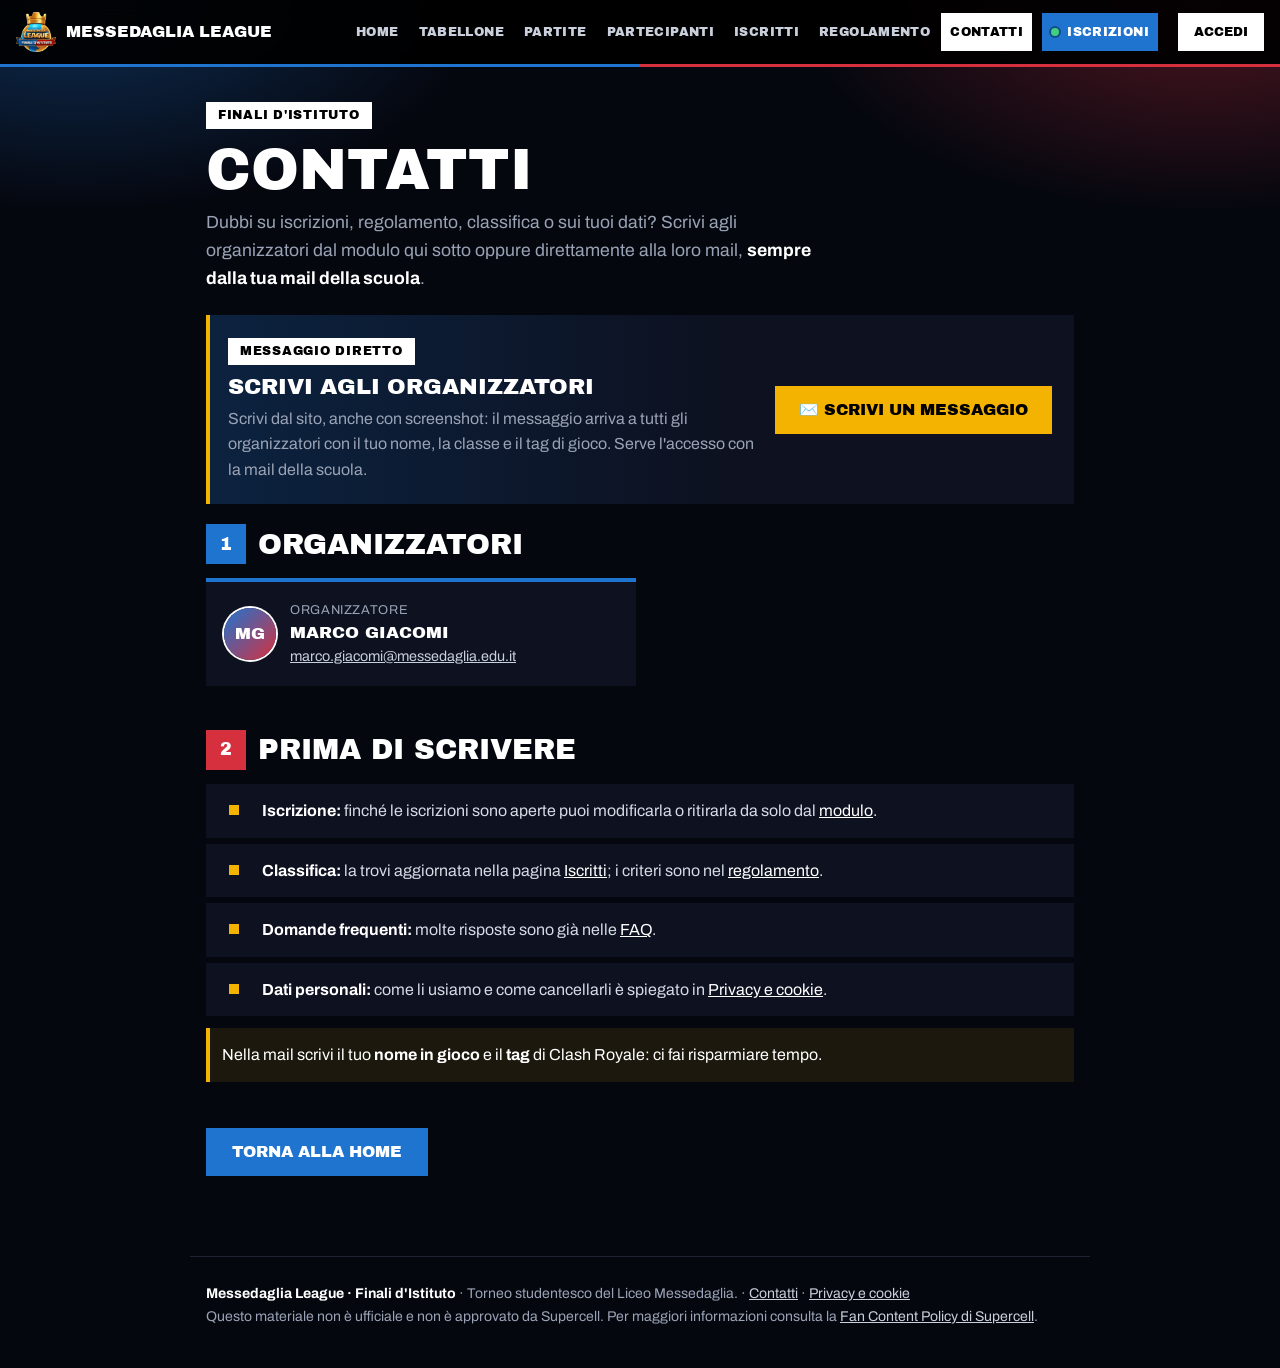
<file: contatti.html>
<!DOCTYPE html>
<html lang="it">
<head>
<meta charset="UTF-8">
<meta name="viewport" content="width=device-width, initial-scale=1, viewport-fit=cover">
<title>Contatti · Messedaglia League</title>
<meta name="description" content="Contatti della Messedaglia League: scrivi agli organizzatori delle Finali d'Istituto per iscrizioni, regolamento, dati o problemi.">
<!-- Anteprima quando il link viene condiviso (WhatsApp, Instagram, Telegram, Discord…) -->
<meta property="og:type" content="website">
<meta property="og:site_name" content="Messedaglia League">
<meta property="og:title" content="Contatti · Messedaglia League">
<meta property="og:description" content="Contatti della Messedaglia League: scrivi agli organizzatori delle Finali d'Istituto per iscrizioni, regolamento, dati o problemi.">
<meta property="og:url" content="https://messeleague.github.io/messedaglia-league/contatti.html">
<meta property="og:image" content="https://messeleague.github.io/messedaglia-league/img/anteprima-2.jpg">
<meta property="og:image:width" content="1200">
<meta property="og:image:height" content="630">
<meta property="og:image:alt" content="Messedaglia League · Finali d'Istituto">
<meta property="og:locale" content="it_IT">
<meta name="twitter:card" content="summary_large_image">
<meta name="theme-color" content="#05070f">
<link rel="icon" type="image/png" href="img/favicon.png">
<link rel="apple-touch-icon" href="img/apple-touch-icon.png">
<link rel="preconnect" href="https://fonts.googleapis.com">
<link rel="preconnect" href="https://fonts.gstatic.com" crossorigin>
<link rel="stylesheet" href="https://fonts.googleapis.com/css2?family=Archivo+Black&family=Archivo:wght@400;600;800&display=swap">
<link rel="stylesheet" href="nav.css">
<style>
  /* Contatti: stesso stile del regolamento */
  :root {
    --bg: #05070f; --panel: #0d1120; --panel-2: #121830; --line: #1d2335; --text: #fff; --muted: #9aa3b5; --grey: #4a4d55;
    --blue: #1f74d0; --red: #d6303f; --gold: #f5b301;
    --display: "Archivo Black", "Arial Black", sans-serif;
    --body: "Archivo", "Segoe UI", system-ui, sans-serif;
    color-scheme: dark;
  }
  * { box-sizing: border-box; }
  html { scroll-behavior: smooth; scroll-padding-top: 84px; }
  body {
    margin: 0; color: var(--text); font: 400 16px/1.6 var(--body);
    background:
      radial-gradient(45% 22% at 6% 0, rgba(31, 116, 208, 0.35), transparent 70%),
      radial-gradient(45% 22% at 94% 0, rgba(214, 48, 63, 0.35), transparent 70%),
      var(--bg);
  }
  main { max-width: 900px; margin: 0 auto; padding: 34px max(16px, env(safe-area-inset-right, 0px)) 80px max(16px, env(safe-area-inset-left, 0px)); }
  h1 { font: 400 clamp(2.2rem, 8vw, 3.6rem)/1 var(--display); text-transform: uppercase; margin: 12px 0 10px; }
  .lead { color: var(--muted); font-size: 1.1rem; margin: 0 0 22px; max-width: 62ch; }
  .lead b { color: var(--text); }
  .chip { display: inline-block; padding: 6px 12px; background: #fff; color: #000; font: 400 .78rem/1.2 var(--display); text-transform: uppercase; letter-spacing: .06em; }

  /* Indice */
  .toc { display: flex; flex-wrap: wrap; gap: 6px; margin: 0 0 34px; padding: 0; list-style: none; }
  .toc a { display: block; padding: 9px 12px; background: var(--panel); color: #c9cfdb; text-decoration: none; font: 400 .74rem/1 var(--display); text-transform: uppercase; }
  .toc a:hover, .toc a:focus-visible { background: var(--blue); color: #fff; }

  section { margin-top: 44px; }
  h2 { display: flex; align-items: center; gap: 12px; font: 400 clamp(1.35rem, 4vw, 1.8rem)/1.1 var(--display); text-transform: uppercase; margin: 0 0 14px; }
  h2 .n { flex: none; display: grid; place-items: center; width: 40px; height: 40px; background: var(--blue); font-size: 1.1rem; }
  section:nth-of-type(even) h2 .n { background: var(--red); }
  h3 { font: 400 1rem/1.3 var(--display); text-transform: uppercase; margin: 22px 0 8px; }
  h3 small { font: 600 .85rem/1 var(--body); color: var(--muted); text-transform: none; }
  p { margin: 0 0 12px; }
  .muted { color: var(--muted); }
  strong { color: #fff; }

  /* Regole numerate e puntate: blocchi come sul sito */
  .rules { margin: 0 0 12px; padding: 0; list-style: none; display: grid; gap: 6px; counter-reset: r; }
  .rules > li { position: relative; padding: 14px 16px 14px 56px; background: var(--panel); color: #d5dae4; }
  .rules > li::before { counter-increment: r; content: counter(r); position: absolute; left: 14px; top: 13px; width: 28px; height: 28px; display: grid; place-items: center; background: #fff; color: #000; font: 400 .85rem/1 var(--display); }
  .rules.dots > li::before { content: ""; width: 10px; height: 10px; top: 21px; left: 23px; background: var(--gold); }
  .rules b { color: #fff; }

  /* Tabelle */
  .tw { overflow-x: auto; margin: 0 0 12px; }
  table { width: 100%; border-collapse: collapse; min-width: 480px; }
  th { text-align: left; padding: 9px 12px; background: #fff; color: #000; font: 400 .72rem/1.2 var(--display); text-transform: uppercase; white-space: nowrap; }
  td { padding: 10px 12px; background: var(--panel); border-bottom: 2px solid var(--bg); vertical-align: top; }
  td.c { white-space: nowrap; font: 400 .9rem/1.3 var(--display); }
  .bo { display: inline-block; padding: 3px 7px; background: var(--blue); font: 400 .72rem/1.2 var(--display); }
  .bo.five { background: var(--gold); color: #000; }
  tr.gf td { background: linear-gradient(90deg, rgba(245, 179, 1, 0.18), var(--panel)); }

  .callout { padding: 14px 16px; background: rgba(245, 179, 1, 0.1); box-shadow: inset 4px 0 0 var(--gold); }
  .callout.red { background: rgba(214, 48, 63, 0.12); box-shadow: inset 4px 0 0 var(--red); }
  .back { display: inline-block; margin-top: 46px; padding: 16px 26px; background: var(--blue); color: #fff; text-decoration: none; font: 400 1rem/1 var(--display); text-transform: uppercase; }
  .back:hover { filter: brightness(1.12); }
  footer { max-width: 900px; margin: 0 auto; padding: 26px 16px 40px; color: var(--muted); font-size: .88rem; border-top: 1px solid var(--line); }
  footer a { color: #c9cfdb; }
  td small { font: 600 .75rem/1.2 var(--body); }
  td.c { white-space: normal; min-width: 130px; }
  :focus-visible { outline: 3px solid var(--gold); outline-offset: 3px; }
</style>

<style>
  .devs { list-style: none; margin: 0 0 12px; padding: 0; display: grid; grid-template-columns: repeat(auto-fill, minmax(min(100%, 340px), 1fr)); gap: 8px; }
  .dev { display: flex; align-items: center; gap: 14px; padding: 18px; background: var(--panel); border-top: 4px solid var(--blue); }
  .dev:nth-child(even) { border-top-color: var(--red); }
  .dev .av { flex: none; width: 52px; height: 52px; display: grid; place-items: center; border-radius: 50%; background: linear-gradient(135deg, var(--blue), var(--red)); font: 400 1.05rem/1 var(--display); box-shadow: 0 0 0 2px #fff; }
  .dev div { min-width: 0; display: grid; gap: 2px; }
  .dev b { font: 400 1.05rem/1.2 var(--display); text-transform: uppercase; }
  .dev small { color: var(--muted); font-size: .8rem; text-transform: uppercase; letter-spacing: .05em; }
  .dev a { color: #c9cfdb; overflow-wrap: anywhere; font-size: .9rem; }
  .dev a:hover { color: #fff; }
  .write { display: flex; flex-wrap: wrap; gap: 18px; align-items: center; justify-content: space-between; margin: 10px 0 8px; padding: 22px; background: linear-gradient(90deg, rgba(31, 116, 208, 0.25), var(--panel) 60%); box-shadow: inset 4px 0 0 var(--gold); }
  .write > div { flex: 1 1 340px; }
  .write .wt { display: block; margin: 10px 0 6px; font: 400 1.4rem/1.1 var(--display); text-transform: uppercase; }
  .write p { margin: 0; color: var(--muted); }
  .wbtn { flex: none; padding: 16px 24px; background: var(--gold); color: #000; text-decoration: none; font: 400 1rem/1 var(--display); text-transform: uppercase; }
  .wbtn:hover { filter: brightness(1.1); }
</style>
</head>
<body>
<nav id="topbar" data-page="contatti" aria-label="Sito"></nav>

<main>
  <span class="chip">Finali d'Istituto</span>
  <h1>Contatti</h1>
  <p class="lead">Dubbi su iscrizioni, regolamento, classifica o sui tuoi dati? Scrivi agli organizzatori dal modulo qui sotto oppure direttamente alla loro mail, <b>sempre dalla tua mail della scuola</b>.</p>

  <div class="write" id="write">
    <div><span class="chip gold">Messaggio diretto</span><h2 class="wt">Scrivi agli organizzatori</h2>
    <p>Scrivi dal sito, anche con screenshot: il messaggio arriva a tutti gli organizzatori con il tuo nome, la classe e il tag di gioco. Serve l'accesso con la mail della scuola.</p></div>
    <a class="wbtn" id="write-btn" href="iscrizioni.html">✉️ Scrivi un messaggio</a>
  </div>

  <section aria-labelledby="c-1" style="margin-top:20px">
    <h2 id="c-1"><span class="n">1</span>Organizzatori</h2>
    <!-- Lista di riserva: se pubblico.js ha i contatti aggiornati (presi dai dev dell'app), li sostituisce -->
    <ul class="devs" id="devs">
      <li class="dev"><span class="av" aria-hidden="true">MG</span><div><small>Organizzatore</small><b>Marco Giacomi</b><a href="mailto:marco.giacomi@messedaglia.edu.it">marco.giacomi@messedaglia.edu.it</a></div></li>
      <li class="dev"><span class="av" aria-hidden="true">GD</span><div><small>Organizzatore</small><b>Giovanni Derani</b><a href="mailto:giovanni.derani@messedaglia.edu.it">giovanni.derani@messedaglia.edu.it</a></div></li>
    </ul>
  </section>

  <section aria-labelledby="c-2">
    <h2 id="c-2"><span class="n">2</span>Prima di scrivere</h2>
    <ul class="rules dots">
      <li><b>Iscrizione:</b> finché le iscrizioni sono aperte puoi modificarla o ritirarla da solo dal <a href="iscrizioni.html" style="color:#fff">modulo</a>.</li>
      <li><b>Classifica:</b> la trovi aggiornata nella pagina <a href="iscritti.html" style="color:#fff">Iscritti</a>; i criteri sono nel <a href="regolamento.html" style="color:#fff">regolamento</a>.</li>
      <li><b>Domande frequenti:</b> molte risposte sono già nelle <a href="./#faq" style="color:#fff">FAQ</a>.</li>
      <li><b>Dati personali:</b> come li usiamo e come cancellarli è spiegato in <a href="privacy.html" style="color:#fff">Privacy e cookie</a>.</li>
    </ul>
    <div class="callout">Nella mail scrivi il tuo <b>nome in gioco</b> e il <b>tag</b> di Clash Royale: ci fai risparmiare tempo.</div>
  </section>

  <a class="back" href="./">Torna alla home</a>
</main>

<footer>
  <strong>Messedaglia League · Finali d'Istituto</strong> · Torneo studentesco del Liceo Messedaglia. · <a href="contatti.html">Contatti</a> · <a href="privacy.html">Privacy e cookie</a><br>
  Questo materiale non è ufficiale e non è approvato da Supercell. Per maggiori informazioni consulta la <a href="https://supercell.com/en/fan-content-policy/" target="_blank" rel="noopener">Fan Content Policy di Supercell</a>.
</footer>

<script src="config.js"></script>
<!-- Dati aggiornati spesso: il parametro cambia ogni minuto, cosi' il browser non tiene una copia vecchia -->
<script>document.write('<script src="pubblico.js?t=' + Math.floor(Date.now() / 60000) + '"><\/script>');</script>
<script src="nav.js"></script>
<script>
(function () {
  // Il modulo per scrivere è nell'app Google (verifica la mail della scuola)
  const app = (window.ML_CONFIG || {}).ISCRIZIONI_URL;
  const u = window.MLUser;
  const btn = document.getElementById('write-btn');
  if (app) btn.href = app + '?pagina=contatti';
  else document.getElementById('write').hidden = true;
  if (u && u.name) btn.textContent = '✉️ Scrivi come ' + u.name.split(' ')[0];
  const c = (window.ML_PUBBLICO || {}).contatti;
  if (!Array.isArray(c) || !c.length) return;   // resta la lista scritta sopra
  const esc = t => String(t ?? '').replace(/[&<>"']/g, x => ({ '&': '&amp;', '<': '&lt;', '>': '&gt;', '"': '&quot;', "'": '&#39;' }[x]));
  const ini = n => String(n || '').split(' ').map(w => w[0] || '').join('').slice(0, 2).toUpperCase();
  document.getElementById('devs').innerHTML = c.map(d =>
    `<li class="dev"><span class="av" aria-hidden="true">${esc(ini(d.nome))}</span><div><small>Organizzatore</small><b>${esc(d.nome)}</b><a href="mailto:${esc(d.email)}">${esc(d.email)}</a></div></li>`
  ).join('');
})();
</script>
</body>
</html>
</file>
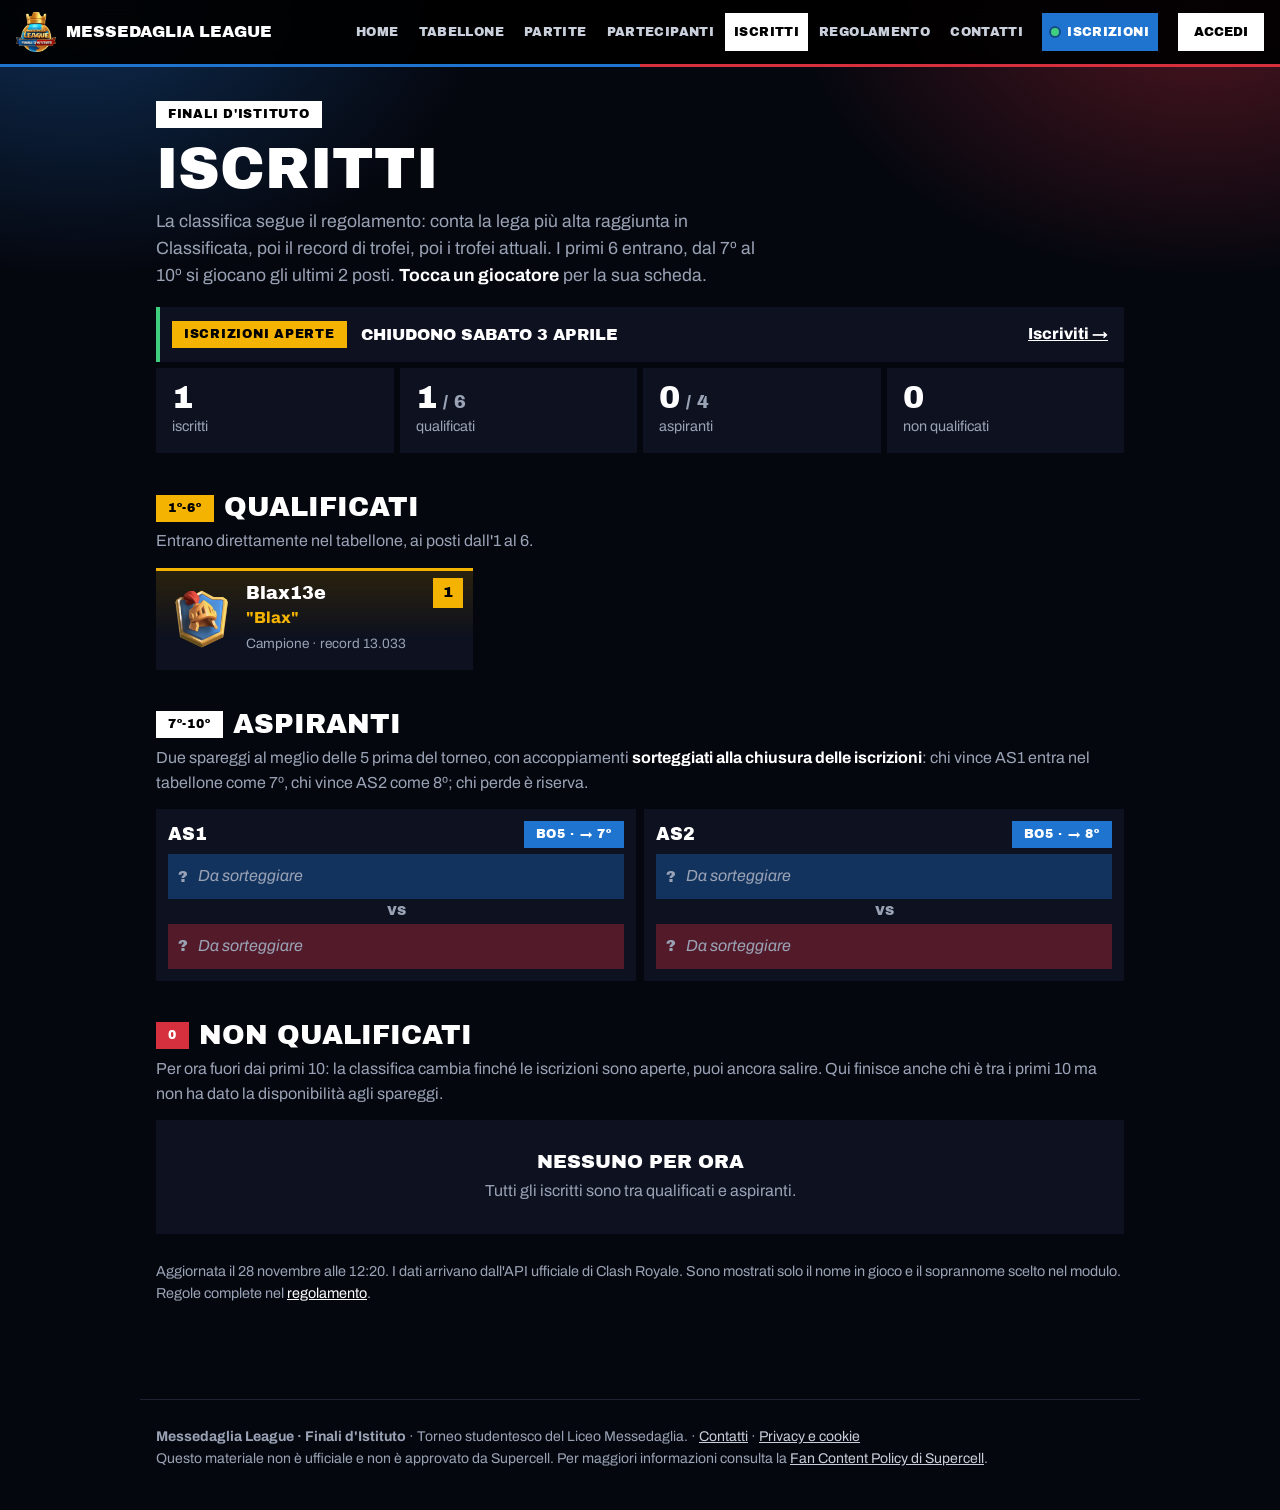
<file: iscritti.html>
<!DOCTYPE html>
<html lang="it">
<head>
<meta charset="UTF-8">
<meta name="viewport" content="width=device-width, initial-scale=1, viewport-fit=cover">
<title>Iscritti · Messedaglia League</title>
<meta name="description" content="La classifica degli iscritti alle Finali d'Istituto della Messedaglia League: i 6 qualificati per statistiche, gli aspiranti agli spareggi e i non qualificati.">
<!-- Anteprima quando il link viene condiviso (WhatsApp, Instagram, Telegram, Discord…) -->
<meta property="og:type" content="website">
<meta property="og:site_name" content="Messedaglia League">
<meta property="og:title" content="Iscritti · Messedaglia League">
<meta property="og:description" content="Chi è già dentro, chi si gioca gli spareggi e tutti gli iscritti alle Finali d'Istituto della Messedaglia League.">
<meta property="og:url" content="https://messeleague.github.io/messedaglia-league/iscritti.html">
<meta property="og:image" content="https://messeleague.github.io/messedaglia-league/img/anteprima-2.jpg">
<meta property="og:image:width" content="1200">
<meta property="og:image:height" content="630">
<meta property="og:image:alt" content="Messedaglia League · Finali d'Istituto">
<meta property="og:locale" content="it_IT">
<meta name="twitter:card" content="summary_large_image">
<meta name="theme-color" content="#05070f">
<link rel="icon" type="image/png" href="img/favicon.png">
<link rel="apple-touch-icon" href="img/apple-touch-icon.png">
<link rel="preconnect" href="https://fonts.googleapis.com">
<link rel="preconnect" href="https://fonts.gstatic.com" crossorigin>
<link rel="stylesheet" href="https://fonts.googleapis.com/css2?family=Archivo+Black&family=Archivo:wght@400;600;800&display=swap">
<link rel="stylesheet" href="nav.css">
<style>
  /* Iscritti: stesso stile del sito */
  :root {
    --bg: #05070f; --panel: #0d1120; --panel-2: #121830; --line: #1d2335; --text: #fff; --muted: #9aa3b5; --grey: #4a4d55;
    --blue: #1f74d0; --red: #d6303f; --gold: #f5b301; --green: #3fcf7f;
    --display: "Archivo Black", "Arial Black", sans-serif;
    --body: "Archivo", "Segoe UI", system-ui, sans-serif;
    --ease: cubic-bezier(.12, .9, .2, 1);
    color-scheme: dark;
  }
  * { box-sizing: border-box; }
  body {
    margin: 0; color: var(--text); font: 400 16px/1.55 var(--body); min-height: 100vh;
    background:
      radial-gradient(45% 26% at 6% 0, rgba(31, 116, 208, 0.35), transparent 70%),
      radial-gradient(45% 26% at 94% 0, rgba(214, 48, 63, 0.35), transparent 70%),
      var(--bg);
  }
  main { max-width: 1000px; margin: 0 auto; padding: 34px max(16px, env(safe-area-inset-right, 0px)) 80px max(16px, env(safe-area-inset-left, 0px)); }
  h1 { font: 400 clamp(2.2rem, 8vw, 3.6rem)/1 var(--display); text-transform: uppercase; margin: 12px 0 10px; }
  h2 { display: flex; align-items: center; gap: 10px; flex-wrap: wrap; font: 400 clamp(1.3rem, 4vw, 1.7rem)/1.1 var(--display); text-transform: uppercase; margin: 40px 0 6px; }
  h2 + p { margin: 0 0 14px; color: var(--muted); }
  .lead { color: var(--muted); font-size: 1.1rem; margin: 0 0 18px; max-width: 62ch; }
  .chip { display: inline-block; padding: 6px 12px; background: #fff; color: #000; font: 400 .78rem/1.2 var(--display); text-transform: uppercase; letter-spacing: .06em; }
  .chip.gold { background: var(--gold); } .chip.red { background: var(--red); color: #fff; } .chip.blue { background: var(--blue); color: #fff; }
  .muted { color: var(--muted); }

  /* Stato iscrizioni + numeri */
  .stato { display: flex; flex-wrap: wrap; gap: 8px 14px; align-items: center; padding: 14px 16px; background: var(--panel); box-shadow: inset 4px 0 0 var(--green); }
  .stato.chiuse { box-shadow: inset 4px 0 0 var(--red); }
  .stato b { font: 400 1rem/1.2 var(--display); text-transform: uppercase; }
  .stato .grow { flex: 1; }
  .stato a { color: #fff; font-weight: 800; }
  .nums { display: grid; grid-template-columns: repeat(4, minmax(0, 1fr)); gap: 6px; margin-top: 6px; }
  .num { padding: 14px 16px; background: var(--panel); }
  .num strong { display: block; font: 400 2rem/1 var(--display); }
  .num span { color: var(--muted); font-size: .9rem; }

  /* Qualificati: carte grandi */
  .cards { display: grid; grid-template-columns: repeat(3, minmax(0, 1fr)); gap: 8px; list-style: none; margin: 0; padding: 0; }
  .card { position: relative; display: grid; grid-template-columns: auto minmax(0, 1fr); gap: 12px; align-items: center; padding: 16px 14px; background: linear-gradient(180deg, rgba(245, 179, 1, 0.16), var(--panel) 70%); box-shadow: inset 0 3px 0 var(--gold); min-width: 0; animation: in .5s var(--ease) both; animation-delay: calc(var(--i, 0) * 60ms); }
  @keyframes in { from { opacity: 0; transform: translateY(14px); } }
  .card img, .card .noimg { width: 64px; height: 64px; object-fit: contain; }
  .noimg { display: block; width: 34px; height: 34px; border-radius: 50%; background: var(--panel-2); }
  .side .noimg { width: 40px; height: 40px; }
  .who { min-width: 0; display: grid; gap: 2px; }
  .who b { font: 400 1.1rem/1.15 var(--display); overflow-wrap: anywhere; }
  .who .nick { color: var(--gold); font-weight: 800; overflow-wrap: anywhere; }
  .who small { color: var(--muted); font-size: .85rem; }
  .pos { position: absolute; top: 10px; right: 10px; min-width: 30px; height: 30px; padding: 0 6px; display: grid; place-items: center; background: #fff; color: #000; font: 400 .95rem/1 var(--display); }
  .card .pos { background: var(--gold); }

  /* Aspiranti: i due spareggi */
  .duels { display: grid; grid-template-columns: repeat(2, minmax(0, 1fr)); gap: 8px; }
  .duel { background: var(--panel); padding: 12px; display: grid; gap: 6px; min-width: 0; }
  .duel-head { display: flex; justify-content: space-between; align-items: center; gap: 8px; }
  .duel-head b { font: 400 1.1rem/1 var(--display); }
  .side { display: grid; grid-template-columns: auto minmax(0, 1fr) auto; gap: 10px; align-items: center; padding: 10px; min-width: 0; }
  .side.blue { background: rgba(31, 116, 208, 0.35); } .side.red { background: rgba(214, 48, 63, 0.35); }
  .side img { width: 40px; height: 40px; object-fit: contain; }
  .side .seed { font: 400 1rem/1 var(--display); }
  .side.empty { color: var(--muted); font-style: italic; }
  .vs { justify-self: center; font: 400 .8rem/1 var(--display); color: var(--muted); }

  /* Tutti gli altri: righe */
  .rows { list-style: none; margin: 0; padding: 0; display: grid; gap: 4px; }
  .row { display: grid; grid-template-columns: 42px 34px minmax(0, 1fr) auto; gap: 12px; align-items: center; padding: 10px 12px; background: var(--panel); }
  .row .n { font: 400 .95rem/1 var(--display); color: var(--muted); text-align: center; }
  .row img { width: 34px; height: 34px; object-fit: contain; }
  .row .who b { font-size: .95rem; }
  .row .rec { text-align: right; font: 400 .9rem/1.2 var(--display); white-space: nowrap; }
  .row .rec small { display: block; font: 600 .75rem/1.2 var(--body); color: var(--muted); }

  .empty-box { padding: 30px 20px; background: var(--panel); text-align: center; color: var(--muted); }
  .empty-box b { display: block; color: #fff; font: 400 1.2rem/1.2 var(--display); text-transform: uppercase; margin-bottom: 6px; }
  .note { margin-top: 26px; color: var(--muted); font-size: .9rem; }
  .note a { color: #fff; }
  .btn { display: inline-block; margin-top: 10px; padding: 14px 22px; background: var(--blue); color: #fff; text-decoration: none; font: 400 .95rem/1 var(--display); text-transform: uppercase; }
  footer { max-width: 1000px; margin: 0 auto; padding: 26px 16px 40px; color: var(--muted); font-size: .88rem; border-top: 1px solid var(--line); }
  footer a { color: #c9cfdb; }
  /* Scheda giocatore: link sul nome che copre tutta la carta/riga */
  .card, .row, .side { position: relative; }
  .pl-a { color: inherit; text-decoration: underline transparent 2px; text-underline-offset: 4px; transition: text-decoration-color .15s; }
  .pl-a::after { content: ""; position: absolute; inset: 0; z-index: 1; }
  .pl-a:focus-visible { outline: none; }
  .pl-a:focus-visible::after { outline: 3px solid var(--gold); outline-offset: 2px; }
  .card:hover .pl-a, .row:hover .pl-a, .side:hover .pl-a { text-decoration-color: currentColor; }
  .card:hover, .row:hover, .side:hover { filter: brightness(1.15); }
  .card, .row, .side { transition: filter .15s; }
  @media (max-width: 820px) { .cards { grid-template-columns: repeat(2, minmax(0, 1fr)); } }
  @media (max-width: 600px) { .cards, .duels { grid-template-columns: 1fr; } .nums { grid-template-columns: repeat(2, minmax(0, 1fr)); } .nums .num strong { font-size: 1.5rem; } }
  @media (prefers-reduced-motion: reduce) { .card { animation: none; } }
</style>
</head>
<body>
<nav id="topbar" data-page="iscritti" aria-label="Sito"></nav>

<main>
  <span class="chip">Finali d'Istituto</span>
  <h1>Iscritti</h1>
  <p class="lead">La classifica segue il regolamento: conta la lega più alta raggiunta in Classificata, poi il record di trofei, poi i trofei attuali. I primi 6 entrano, dal 7º al 10º si giocano gli ultimi 2 posti. <b style="color:#fff">Tocca un giocatore</b> per la sua scheda.</p>
  <div id="app"></div>
  <p class="note" id="note"></p>
</main>

<footer>
  <strong>Messedaglia League · Finali d'Istituto</strong> · Torneo studentesco del Liceo Messedaglia. · <a href="contatti.html">Contatti</a> · <a href="privacy.html">Privacy e cookie</a><br>
  Questo materiale non è ufficiale e non è approvato da Supercell. Per maggiori informazioni consulta la <a href="https://supercell.com/en/fan-content-policy/" target="_blank" rel="noopener">Fan Content Policy di Supercell</a>.
</footer>

<script src="config.js"></script>
<!-- Dati aggiornati spesso: il parametro cambia ogni minuto, cosi' il browser non tiene una copia vecchia -->
<script>document.write('<script src="pubblico.js?t=' + Math.floor(Date.now() / 60000) + '"><\/script>');</script>
<script src="nav.js"></script>
<script>
(function () {
  const P = window.ML_PUBBLICO || { iscrizioni: { aperte: true }, classifica: [] };
  const esc = t => String(t ?? '').replace(/[&<>"']/g, c => ({ '&': '&amp;', '<': '&lt;', '>': '&gt;', '"': '&quot;', "'": '&#39;' }[c]));
  const fmt = n => Number(n || 0).toLocaleString('it-IT');
  const img = g => g.lega
    ? `<img src="img/${esc(g.lega)}.png" alt="${esc(g.legaNome || '')}" title="Miglior lega: ${esc(g.legaNome || '')}" loading="lazy">`
    : '<span class="noimg" aria-hidden="true"></span>';
  // Il nome apre la scheda giocatore (pagina Partite); tutta la riga/carta è cliccabile
  const scheda = g => 'partite.html?da=iscritti#g' + encodeURIComponent('n:' + g.nome);
  const who = g => `<div class="who"><b><a class="pl-a" href="${scheda(g)}" aria-label="Scheda di ${esc(g.nome)}">${esc(g.nome)}</a></b>${g.soprannome ? `<span class="nick">"${esc(g.soprannome)}"</span>` : ''}<small>${esc(g.legaNome || '')} · record ${fmt(g.record)}</small></div>`;

  const app = document.getElementById('app');
  const lista = P.classifica || [];
  const qual = lista.filter(g => g.esito === 'qual');
  const asp = lista.filter(g => g.esito === 'asp');
  const altri = lista.filter(g => g.esito !== 'qual' && g.esito !== 'asp');
  const aperte = P.iscrizioni ? P.iscrizioni.aperte !== false : true;
  const scad = P.iscrizioni && P.iscrizioni.scadenza;
  const url = (window.ML_CONFIG || {}).ISCRIZIONI_URL;

  let html = `<div class="stato${aperte ? '' : ' chiuse'}">
      <span class="chip ${aperte ? 'gold' : 'red'}">${aperte ? 'Iscrizioni aperte' : 'Iscrizioni chiuse'}</span>
      <b>${aperte ? (scad ? 'Chiudono ' + esc(scad) : 'Puoi ancora entrare in classifica') : 'Classifica definitiva'}</b>
      <span class="grow"></span>
      ${aperte && url ? '<a href="iscrizioni.html">Iscriviti →</a>' : ''}
    </div>
    <div class="nums">
      <div class="num"><strong>${P.totale || lista.length}</strong><span>iscritti</span></div>
      <div class="num"><strong>${qual.length}<span class="muted" style="font-size:.55em"> / 6</span></strong><span>qualificati</span></div>
      <div class="num"><strong>${asp.length}<span class="muted" style="font-size:.55em"> / 4</span></strong><span>aspiranti</span></div>
      <div class="num"><strong>${altri.length}</strong><span>non qualificati</span></div>
    </div>`;

  if (!lista.length) {
    html += `<div class="empty-box" style="margin-top:20px"><b>La classifica arriva presto</b>Gli organizzatori la pubblicano dopo aver controllato i primi account.${aperte && url ? '<br><a class="btn" href="iscrizioni.html">Iscriviti</a>' : ''}</div>`;
  } else {
    html += `<h2><span class="chip gold">1º-6º</span>Qualificati</h2><p>Entrano direttamente nel tabellone, ai posti dall'1 al 6.</p>
      <ol class="cards">${qual.map((g, i) => `<li class="card" style="--i:${i}"><span class="pos">${g.pos}</span>${img(g)}${who(g)}</li>`).join('')}</ol>`;

    // Spareggi: i 4 aspiranti si sorteggiano alla chiusura. AS1 = sorteggiato 1 contro 2, AS2 = 3 contro 4
    const sorteggiati = asp.some(g => g.sorteggio);
    const bySlot = n => asp.find(g => g.sorteggio === n);
    const side = (n, color) => {
      const g = sorteggiati ? bySlot(n) : null;
      return g ? `<div class="side ${color}"><span class="seed">${g.posto}º</span>${who(g)}${img(g)}</div>`
               : `<div class="side ${color} empty"><span class="seed">?</span><span>${sorteggiati ? 'Posto libero' : 'Da sorteggiare'}</span><span></span></div>`;
    };
    html += `<h2><span class="chip">7º-10º</span>Aspiranti</h2><p>Due spareggi al meglio delle 5 prima del torneo, con accoppiamenti <b style="color:#fff">sorteggiati alla chiusura delle iscrizioni</b>: chi vince AS1 entra nel tabellone come 7º, chi vince AS2 come 8º; chi perde è riserva.</p>`
      + (!sorteggiati && asp.length ? `<ol class="rows" style="margin-bottom:10px">${asp.map(g => `<li class="row"><span class="n" title="Posizione in classifica">${g.posto}º</span>${img(g)}${who(g)}<span class="rec">${fmt(g.trofei)}<small>trofei</small></span></li>`).join('')}</ol>` : '')
      + `<div class="duels">
        <div class="duel"><div class="duel-head"><b>AS1</b><span class="chip blue">Bo5 · → 7º</span></div>${side(1, 'blue')}<span class="vs">VS</span>${side(2, 'red')}</div>
        <div class="duel"><div class="duel-head"><b>AS2</b><span class="chip blue">Bo5 · → 8º</span></div>${side(3, 'blue')}<span class="vs">VS</span>${side(4, 'red')}</div>
      </div>`;

    html += `<h2><span class="chip red">${altri.length}</span>Non qualificati</h2><p>${aperte
        ? 'Per ora fuori dai primi 10: la classifica cambia finché le iscrizioni sono aperte, puoi ancora salire.'
        : 'Fuori dal tabellone, in ordine di classifica. Se un qualificato o un aspirante rinuncia, la regia chiama i primi di questa lista.'} Qui finisce anche chi è tra i primi 10 ma non ha dato la disponibilità agli spareggi.</p>`
      + (altri.length
        ? `<ol class="rows">${altri.map(g => `<li class="row"><span class="n" title="Posizione in classifica">#${g.pos}</span>${img(g)}${who(g)}<span class="rec">${fmt(g.trofei)}<small>trofei</small></span></li>`).join('')}</ol>`
        : `<div class="empty-box"><b>Nessuno per ora</b>Tutti gli iscritti sono tra qualificati e aspiranti.</div>`);
  }
  app.innerHTML = html;

  const quando = P.aggiornato ? new Date(P.aggiornato) : null;
  document.getElementById('note').innerHTML =
    (quando && !isNaN(quando) ? `Aggiornata il ${quando.toLocaleDateString('it-IT', { day: 'numeric', month: 'long' })} alle ${quando.toLocaleTimeString('it-IT', { hour: '2-digit', minute: '2-digit' })}. ` : '')
    + 'I dati arrivano dall\'API ufficiale di Clash Royale. Sono mostrati solo il nome in gioco e il soprannome scelto nel modulo. Regole complete nel <a href="regolamento.html">regolamento</a>.';
})();
</script>
</body>
</html>
</file>
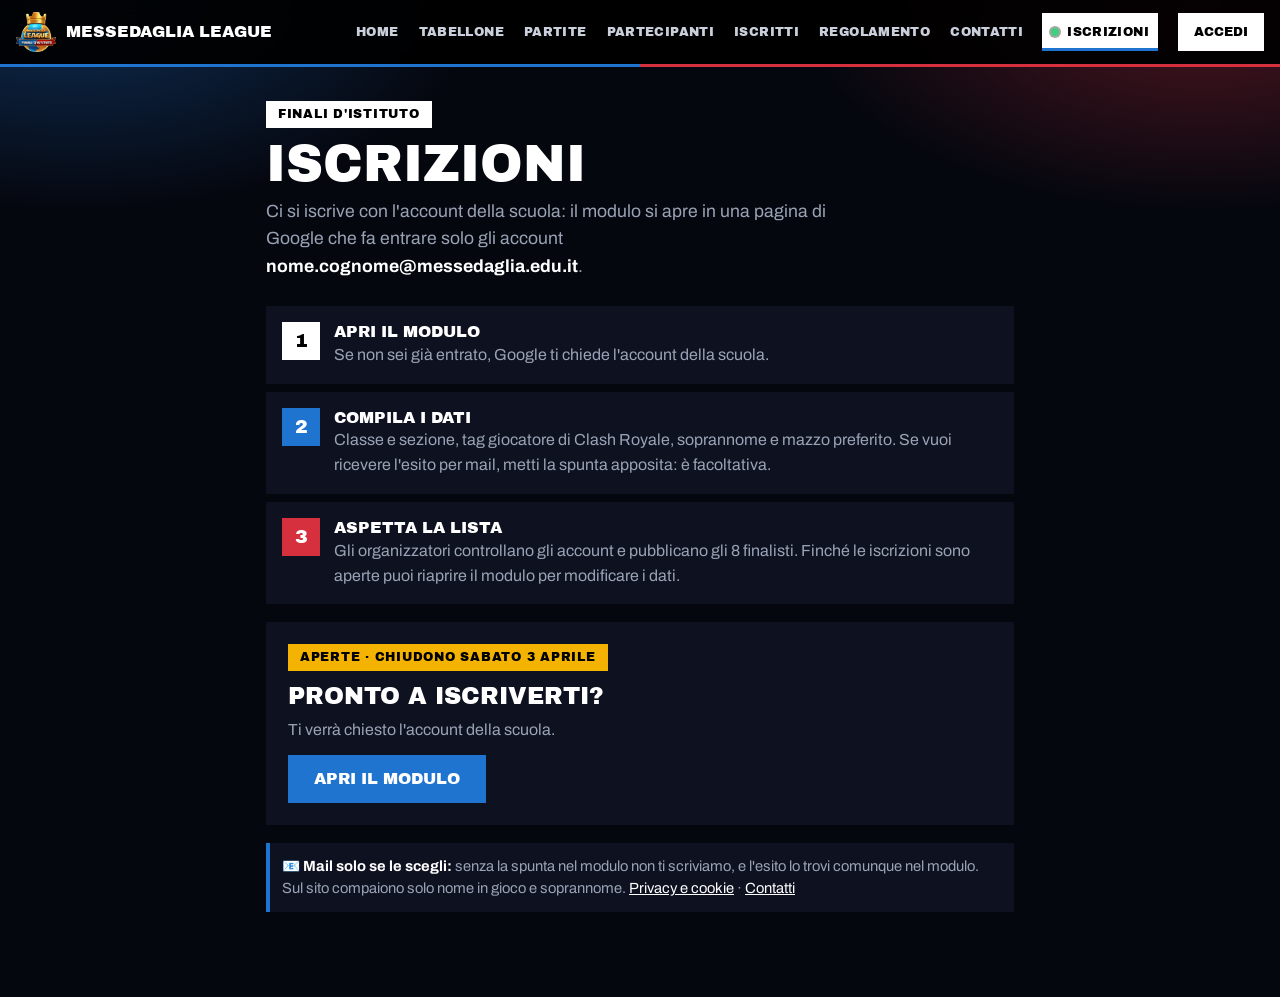
<file: iscrizioni.html>
<!DOCTYPE html>
<html lang="it">
<head>
<meta charset="UTF-8">
<meta name="viewport" content="width=device-width, initial-scale=1, viewport-fit=cover">
<title>Iscrizioni · Messedaglia League</title>
<meta name="description" content="Iscriviti alle Finali d'Istituto della Messedaglia League, il torneo di Clash Royale del Liceo Messedaglia. Bastano la mail della scuola e il tuo tag giocatore.">
<!-- Anteprima quando il link viene condiviso (WhatsApp, Instagram, Telegram, Discord…) -->
<meta property="og:type" content="website">
<meta property="og:site_name" content="Messedaglia League">
<meta property="og:title" content="Iscrizioni · Messedaglia League">
<meta property="og:description" content="Iscriviti alle Finali d'Istituto della Messedaglia League, il torneo di Clash Royale del Liceo Messedaglia. Bastano la mail della scuola e il tuo tag giocatore.">
<meta property="og:url" content="https://messeleague.github.io/messedaglia-league/iscrizioni.html">
<meta property="og:image" content="https://messeleague.github.io/messedaglia-league/img/anteprima-2.jpg">
<meta property="og:image:width" content="1200">
<meta property="og:image:height" content="630">
<meta property="og:image:alt" content="Messedaglia League · Finali d'Istituto">
<meta property="og:locale" content="it_IT">
<meta name="twitter:card" content="summary_large_image">
<meta name="theme-color" content="#05070f">
<link rel="icon" type="image/png" href="img/favicon.png">
<link rel="apple-touch-icon" href="img/apple-touch-icon.png">
<link rel="preconnect" href="https://fonts.googleapis.com">
<link rel="preconnect" href="https://fonts.gstatic.com" crossorigin>
<link rel="stylesheet" href="https://fonts.googleapis.com/css2?family=Archivo+Black&family=Archivo:wght@400;600;800&display=swap">
<link rel="stylesheet" href="nav.css">
<style>
  /* Pagina iscrizioni: stesso stile del sito */
  :root {
    --bg: #05070f; --panel: #0d1120; --line: #1d2335; --text: #fff; --muted: #9aa3b5; --grey: #4a4d55;
    --blue: #1f74d0; --red: #d6303f; --gold: #f5b301; --green: #3fcf7f;
    --display: "Archivo Black", "Arial Black", sans-serif;
    --body: "Archivo", "Segoe UI", system-ui, sans-serif;
    color-scheme: dark;
  }
  * { box-sizing: border-box; }
  body {
    margin: 0; color: var(--text); font: 400 16px/1.55 var(--body); min-height: 100vh;
    background:
      radial-gradient(45% 30% at 6% 0, rgba(31, 116, 208, 0.35), transparent 70%),
      radial-gradient(45% 30% at 94% 0, rgba(214, 48, 63, 0.35), transparent 70%),
      var(--bg);
  }
  main { max-width: 780px; margin: 0 auto; padding: 34px max(16px, env(safe-area-inset-right, 0px)) 70px max(16px, env(safe-area-inset-left, 0px)); }
  h1 { font: 400 clamp(2rem, 7vw, 3.2rem)/1.02 var(--display); text-transform: uppercase; margin: 10px 0 8px; }
  .lead { color: var(--muted); font-size: 1.1rem; margin: 0 0 26px; max-width: 58ch; }
  .chip { display: inline-block; padding: 6px 12px; background: #fff; color: #000; font: 400 .78rem/1.2 var(--display); text-transform: uppercase; letter-spacing: .06em; }
  .chip.gold { background: var(--gold); } .chip.red { background: var(--red); color: #fff; } .chip.blue { background: var(--blue); color: #fff; }
  .muted { color: var(--muted); }
  .note { padding: 10px 14px; margin-bottom: 16px; background: rgba(245, 179, 1, 0.12); box-shadow: inset 4px 0 0 var(--gold); font-size: .92rem; }

  /* Profilo: chi ha fatto l'accesso */
  .profile { display: flex; align-items: center; gap: 16px; padding: 18px; background: linear-gradient(90deg, #0e4f99, var(--blue)); margin-bottom: 14px; min-width: 0; }
  .profile .pic { position: relative; flex: none; width: 64px; height: 64px; border-radius: 50%; overflow: hidden; display: grid; place-items: center;
                  background: linear-gradient(135deg, #0b3d78, #9d1f2b); font: 400 1.3rem/1 var(--display); box-shadow: 0 0 0 3px #fff; }
  .profile .pic img { position: absolute; inset: 0; width: 100%; height: 100%; object-fit: cover; }
  .profile .who { min-width: 0; display: grid; gap: 2px; }
  .profile b { font: 400 1.35rem/1.1 var(--display); overflow-wrap: anywhere; }
  .profile .who span { color: rgba(255,255,255,.85); overflow-wrap: anywhere; }
  .profile .state { margin-left: auto; }

  .box { padding: 22px; background: var(--panel); overflow-wrap: anywhere; }
  .box.bad { box-shadow: inset 5px 0 0 var(--red); }
  .box.good { box-shadow: inset 5px 0 0 var(--green); }
  .box h2 { font: 400 1.5rem/1.1 var(--display); text-transform: uppercase; margin: 12px 0 8px; }
  .box p { margin: 0 0 12px; }
  form { display: grid; gap: 16px; }
  .field { display: grid; gap: 6px; }
  label, .q { font-weight: 800; }
  .hint { font-weight: 400; color: var(--muted); font-size: .9rem; }
  input[type=text] { width: 100%; padding: 13px 14px; background: #000; color: #fff; border: 1px solid var(--grey); border-radius: 0; font: inherit; }
  input[type=text]:focus { outline: 3px solid var(--gold); outline-offset: -1px; border-color: transparent; }
  #tag { font: 600 1.15rem/1 ui-monospace, Consolas, monospace; letter-spacing: .06em; text-transform: uppercase; }
  .two { display: grid; grid-template-columns: 1fr 1fr; gap: 16px; }
  .choice { display: flex; gap: 6px; flex-wrap: wrap; }
  .choice label { position: relative; font-weight: 400; }
  .choice input { position: absolute; opacity: 0; inset: 0; }
  .choice span { display: inline-block; padding: 10px 20px; background: #000; border: 1px solid var(--grey); cursor: pointer; font: 400 .9rem/1 var(--display); text-transform: uppercase; }
  .choice input:checked + span { background: #fff; color: #000; border-color: #fff; }
  .choice input:focus-visible + span { outline: 3px solid var(--gold); outline-offset: 2px; }
  .check { display: flex; gap: 12px; align-items: flex-start; font-weight: 400; cursor: pointer; }
  .check input { width: 20px; height: 20px; margin-top: 2px; accent-color: var(--gold); flex: none; }
  .tagcheck { min-height: 1.4em; font-size: .9rem; }
  .ok { color: var(--green); } .err { color: #ff8a93; }
  .actions { display: flex; flex-wrap: wrap; gap: 10px; align-items: center; }
  .btn { border: 0; padding: 16px 26px; cursor: pointer; font: 400 1rem/1 var(--display); text-transform: uppercase; color: #fff; background: var(--blue); }
  .btn:hover { filter: brightness(1.12); }
  .btn:disabled { opacity: .5; cursor: default; filter: none; }
  .btn.ghost { background: transparent; color: var(--muted); padding: 10px 6px; font-size: .8rem; text-decoration: underline; }
  .btn.ghost.sure { color: #ff8a93; }
  #msg { min-height: 1.4em; font-weight: 600; margin: 0; }
  .loading { padding: 40px 0; text-align: center; color: var(--muted); }
  .steps { list-style: none; margin: 0 0 18px; padding: 0; display: grid; gap: 8px; }
  .steps li { display: grid; grid-template-columns: auto 1fr; gap: 14px; align-items: start; padding: 16px; background: var(--panel); }
  .steps .n { width: 38px; height: 38px; display: grid; place-items: center; background: #fff; color: #000; font: 400 1.2rem/1 var(--display); }
  .steps .n.blue { background: var(--blue); color: #fff; } .steps .n.red { background: var(--red); color: #fff; }
  .steps b { display: block; font: 400 1rem/1.3 var(--display); text-transform: uppercase; }
  .steps span:not(.n) { color: var(--muted); }
  a.btn { display: inline-block; text-decoration: none; }
  @media (max-width: 560px) { .two { grid-template-columns: 1fr; } .profile { flex-wrap: wrap; } .profile .state { margin-left: 0; } }
  .privacy-note { margin-top: 18px; padding: 12px 16px; background: var(--panel, #0d1120); color: var(--muted, #9aa3b5); font-size: .92rem; box-shadow: inset 4px 0 0 var(--blue, #1f74d0); }
  .privacy-note b, .privacy-note a { color: #fff; }
</style>
</head>
<body>
<nav id="topbar" data-page="iscrizioni" aria-label="Sito"></nav>

<main>
  <span class="chip">Finali d'Istituto</span>
  <h1>Iscrizioni</h1>
  <p class="lead">Ci si iscrive con l'account della scuola: il modulo si apre in una pagina di Google che fa entrare solo gli account <b style="color:#fff">nome.cognome@messedaglia.edu.it</b>.</p>

  <ol class="steps">
    <li><span class="n">1</span><div><b>Apri il modulo</b><span>Se non sei già entrato, Google ti chiede l'account della scuola.</span></div></li>
    <li><span class="n blue">2</span><div><b>Compila i dati</b><span>Classe e sezione, tag giocatore di Clash Royale, soprannome e mazzo preferito. Se vuoi ricevere l'esito per mail, metti la spunta apposita: è facoltativa.</span></div></li>
    <li><span class="n red">3</span><div><b>Aspetta la lista</b><span>Gli organizzatori controllano gli account e pubblicano gli 8 finalisti. Finché le iscrizioni sono aperte puoi riaprire il modulo per modificare i dati.</span></div></li>
  </ol>

  <div class="box" id="go"></div>
  <p class="privacy-note">📧 <b>Mail solo se le scegli:</b> senza la spunta nel modulo non ti scriviamo, e l'esito lo trovi comunque nel modulo. Sul sito compaiono solo nome in gioco e soprannome. <a href="privacy.html">Privacy e cookie</a> · <a href="contatti.html">Contatti</a></p>
</main>

<script src="config.js"></script>
<!-- Dati aggiornati spesso: il parametro cambia ogni minuto, cosi' il browser non tiene una copia vecchia -->
<script>document.write('<script src="pubblico.js?t=' + Math.floor(Date.now() / 60000) + '"><\/script>');</script>
<script src="nav.js"></script>
<script>
  const url = (window.ML_CONFIG || {}).ISCRIZIONI_URL;
  function showGo() {
    const u = window.MLUser;
    const go = document.getElementById('go');
    const st = window.MLStato;
    if (!url) {
      go.innerHTML = '<span class="chip">In arrivo</span><h2>Le iscrizioni apriranno a breve</h2><p class="muted">Torna su questa pagina nei prossimi giorni.</p>';
    } else if (st && !st.aperte) {
      go.innerHTML = u && u.iscritto
        ? `<span class="chip red">Chiuse</span><h2>Iscrizioni chiuse: sei dentro</h2><p class="muted">La tua iscrizione è confermata così com'è e non si può più modificare. Guarda dove sei in classifica.</p><a class="btn" href="iscritti.html">Vedi gli iscritti</a>`
        : `<span class="chip red">Chiuse</span><h2>Le iscrizioni sono chiuse</h2><p class="muted">Non è più possibile iscriversi. Puoi seguire la classifica e il torneo qui sul sito.</p><a class="btn" href="iscritti.html">Vedi gli iscritti</a>`;
    } else if (u && u.iscritto) {
      go.innerHTML = `<span class="chip gold">Iscritto</span><h2>Ciao ${u.name.replace(/[<>&"]/g, '')}, sei iscritto</h2><p class="muted">Puoi modificare i dati o ritirarti dal modulo.</p><a class="btn" href="${url}">La mia iscrizione</a>`;
    } else {
      go.innerHTML = `<span class="chip gold">Aperte${st && st.scadenza ? ' · chiudono ' + st.scadenza.replace(/[<>&"]/g, '') : ''}</span><h2>${u ? `Ciao ${u.name.replace(/[<>&"]/g, '')}, ` : ''}pronto a iscriverti?</h2><p class="muted">${u ? "Hai già fatto l'accesso: il modulo si apre subito." : "Ti verrà chiesto l'account della scuola."}</p><a class="btn" href="${url}">Apri il modulo</a>`;
    }
  }
  showGo();
  addEventListener('ml-user', showGo);
</script>
</body>
</html>
</file>
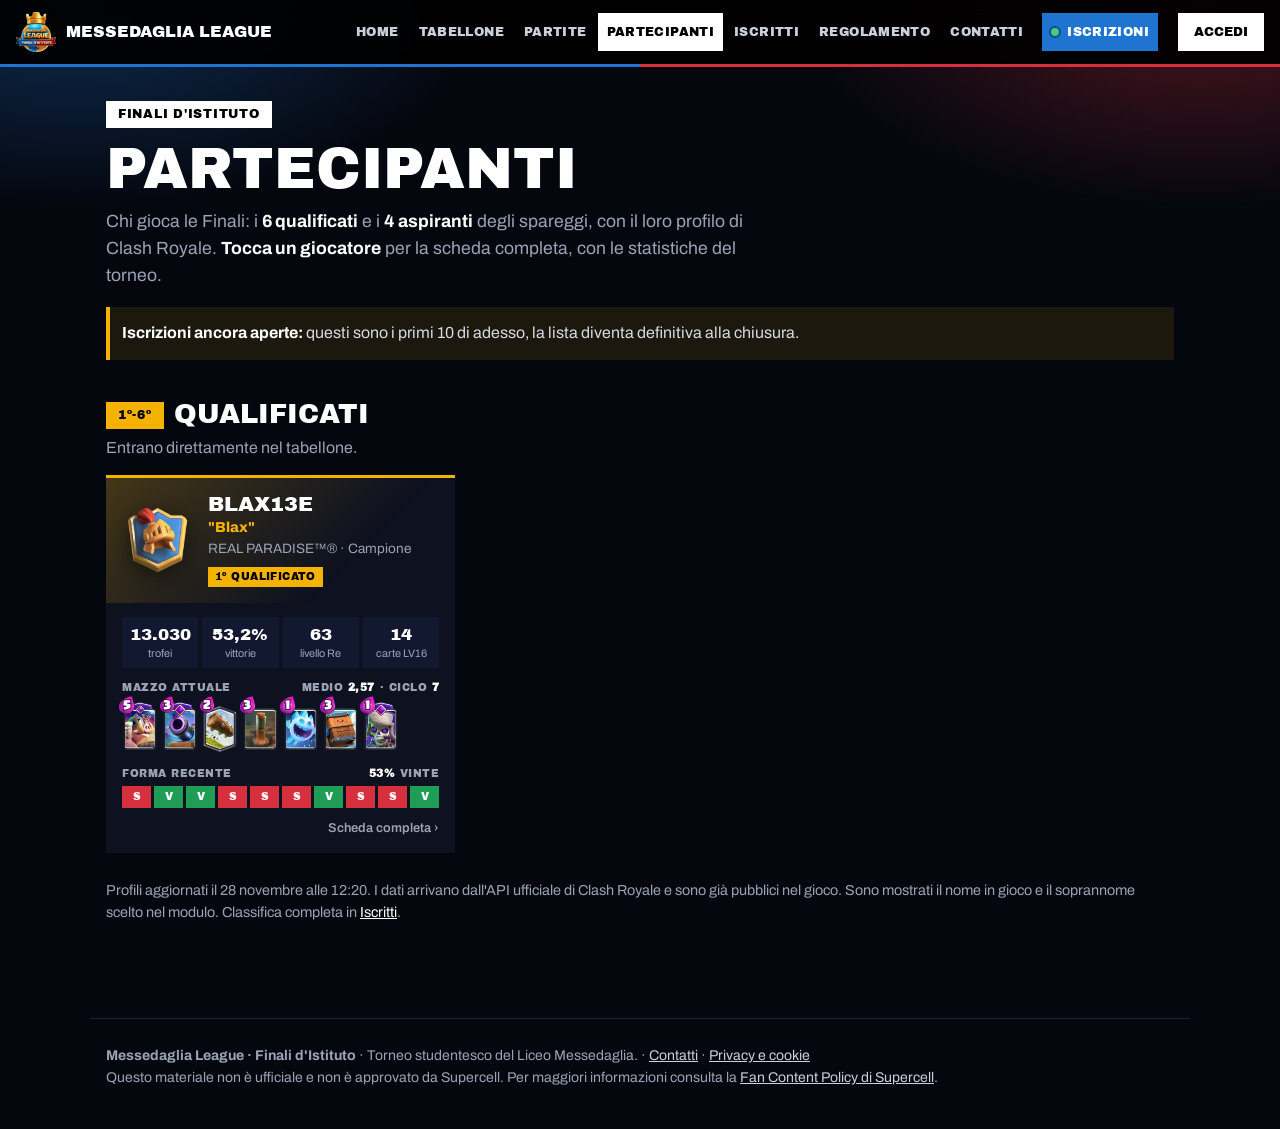
<file: partecipanti.html>
<!DOCTYPE html>
<html lang="it">
<head>
<meta charset="UTF-8">
<meta name="viewport" content="width=device-width, initial-scale=1, viewport-fit=cover">
<title>Partecipanti · Messedaglia League</title>
<meta name="description" content="I giocatori delle Finali d'Istituto della Messedaglia League: qualificati e aspiranti, con profilo di Clash Royale, mazzo e forma recente.">
<!-- Anteprima quando il link viene condiviso (WhatsApp, Instagram, Telegram, Discord…) -->
<meta property="og:type" content="website">
<meta property="og:site_name" content="Messedaglia League">
<meta property="og:title" content="Partecipanti · Messedaglia League">
<meta property="og:description" content="Chi gioca le Finali d'Istituto: qualificati e aspiranti, con profilo, mazzo e forma recente.">
<meta property="og:url" content="https://messeleague.github.io/messedaglia-league/partecipanti.html">
<meta property="og:image" content="https://messeleague.github.io/messedaglia-league/img/anteprima-2.jpg">
<meta property="og:image:width" content="1200">
<meta property="og:image:height" content="630">
<meta property="og:image:alt" content="Messedaglia League · Finali d'Istituto">
<meta property="og:locale" content="it_IT">
<meta name="twitter:card" content="summary_large_image">
<meta name="theme-color" content="#05070f">
<link rel="icon" type="image/png" href="img/favicon.png">
<link rel="apple-touch-icon" href="img/apple-touch-icon.png">
<link rel="preconnect" href="https://fonts.googleapis.com">
<link rel="preconnect" href="https://fonts.gstatic.com" crossorigin>
<link rel="stylesheet" href="https://fonts.googleapis.com/css2?family=Archivo+Black&family=Archivo:wght@400;600;800&display=swap">
<link rel="stylesheet" href="nav.css">
<style>
  /* Partecipanti: stesso stile del sito */
  @font-face { font-family: "Clash"; src: url("font/Clash_Bold.otf") format("opentype"); font-display: swap; }
  :root {
    --bg: #05070f; --panel: #0d1120; --panel-2: #121830; --line: #1d2335; --text: #fff; --muted: #9aa3b5; --grey: #4a4d55;
    --blue: #1f74d0; --red: #d6303f; --gold: #f5b301; --green: #1f9d55;
    --display: "Archivo Black", "Arial Black", sans-serif;
    --body: "Archivo", "Segoe UI", system-ui, sans-serif;
    --ease: cubic-bezier(.12, .9, .2, 1);
    color-scheme: dark;
  }
  * { box-sizing: border-box; }
  body {
    margin: 0; color: var(--text); font: 400 16px/1.55 var(--body); min-height: 100vh;
    background:
      radial-gradient(45% 26% at 6% 0, rgba(31, 116, 208, 0.35), transparent 70%),
      radial-gradient(45% 26% at 94% 0, rgba(214, 48, 63, 0.35), transparent 70%),
      var(--bg);
  }
  main { max-width: 1100px; margin: 0 auto; padding: 34px max(16px, env(safe-area-inset-right, 0px)) 80px max(16px, env(safe-area-inset-left, 0px)); }
  h1 { font: 400 clamp(2.2rem, 8vw, 3.6rem)/1 var(--display); text-transform: uppercase; margin: 12px 0 10px; }
  h2 { display: flex; align-items: center; gap: 10px; flex-wrap: wrap; font: 400 clamp(1.3rem, 4vw, 1.7rem)/1.1 var(--display); text-transform: uppercase; margin: 40px 0 6px; }
  h2 + p { margin: 0 0 14px; color: var(--muted); }
  .lead { color: var(--muted); font-size: 1.1rem; margin: 0 0 18px; max-width: 64ch; }
  .lead b { color: #fff; }
  .chip { display: inline-block; padding: 6px 12px; background: #fff; color: #000; font: 400 .78rem/1.2 var(--display); text-transform: uppercase; letter-spacing: .06em; }
  .chip.gold { background: var(--gold); } .chip.blue { background: var(--blue); color: #fff; }
  .avviso { padding: 14px 16px; background: rgba(245, 179, 1, .1); box-shadow: inset 4px 0 0 var(--gold); color: #d5dae4; }
  .avviso b { color: #fff; }

  /* Carte dei giocatori */
  .grid { display: grid; grid-template-columns: repeat(auto-fill, minmax(min(100%, 330px), 1fr)); gap: 10px; list-style: none; margin: 0; padding: 0; }
  .pc { position: relative; display: grid; grid-template-rows: auto 1fr; background: var(--panel); min-width: 0; transition: transform .15s, filter .15s; animation: in .5s var(--ease) both; animation-delay: calc(var(--i, 0) * 50ms); }
  @keyframes in { from { opacity: 0; transform: translateY(14px); } }
  .pc:hover { transform: translateY(-3px); filter: brightness(1.08); }
  .pc-top { position: relative; display: grid; grid-template-columns: auto minmax(0, 1fr); gap: 14px; align-items: center; padding: 18px 16px 16px;
            background: linear-gradient(135deg, rgba(245, 179, 1, .24), transparent 70%); box-shadow: inset 0 3px 0 var(--gold); }
  .pc.asp .pc-top { background: linear-gradient(135deg, rgba(31, 116, 208, .32), transparent 70%); box-shadow: inset 0 3px 0 var(--blue); }
  .pc-top > img, .pc-top .noimg { width: 72px; height: 72px; object-fit: contain; filter: drop-shadow(0 6px 12px rgba(0,0,0,.5)); }
  .noimg { display: grid; place-items: center; background: var(--panel-2); color: var(--muted); font: 400 1.6rem/1 var(--display); }
  .pc-name { font: 400 1.3rem/1.1 var(--display); text-transform: uppercase; overflow-wrap: anywhere; }
  .pc-name a { color: inherit; text-decoration: underline transparent 2px; text-underline-offset: 4px; transition: text-decoration-color .15s; }
  .pc-name a::after { content: ""; position: absolute; inset: 0; z-index: 1; }
  .pc:hover .pc-name a { text-decoration-color: currentColor; }
  .pc-name a:focus-visible { outline: none; }
  .pc-name a:focus-visible::after { outline: 3px solid var(--gold); outline-offset: 2px; }
  .pc-nick { color: var(--gold); font-weight: 800; font-size: .9rem; overflow-wrap: anywhere; }
  .pc-sub { color: var(--muted); font-size: .85rem; overflow-wrap: anywhere; }
  .pc-chips { display: flex; flex-wrap: wrap; gap: 5px; margin-top: 8px; }
  .pc-chips span { padding: 4px 7px; background: #fff; color: #000; font: 400 .66rem/1.1 var(--display); text-transform: uppercase; letter-spacing: .04em; }
  .pc-chips .q { background: var(--gold); } .pc-chips .a { background: var(--blue); color: #fff; }
  .pc-chips .w { background: var(--gold); } .pc-chips .on { background: var(--red); color: #fff; } .pc-chips .ko { background: var(--grey); color: #fff; }

  .pc-body { display: grid; gap: 14px; align-content: start; padding: 14px 16px 18px; }
  .pc-stats { display: grid; grid-template-columns: repeat(4, minmax(0, 1fr)); gap: 4px; }
  .pc-stats div { padding: 9px 6px 8px; background: var(--panel-2); text-align: center; min-width: 0; }
  .pc-stats b { display: block; font: 400 1.05rem/1.1 var(--display); white-space: nowrap; overflow: hidden; text-overflow: ellipsis; }
  .pc-stats small { display: block; margin-top: 3px; color: var(--muted); font-size: .68rem; line-height: 1.15; }
  .pc-lab { display: flex; justify-content: space-between; gap: 8px; margin-bottom: 6px; font: 400 .66rem/1.2 var(--display); text-transform: uppercase; letter-spacing: .05em; color: var(--muted); }
  .pc-lab b { color: #fff; }
  .pc-deck { display: grid; grid-template-columns: repeat(8, minmax(0, 1fr)); gap: 4px; }
  .pc-deck .c { position: relative; }
  .pc-deck img { width: 100%; display: block; }
  .pc-deck i { position: absolute; left: -10%; top: -8%; width: 46%; aspect-ratio: 50 / 53; display: grid; place-items: center; padding-top: 6%; background: url('img/elisir.png') center / contain no-repeat;
               font: 400 .72rem/1 "Clash", var(--display); font-style: normal; color: #fff; -webkit-text-stroke: 2px #4a0a52; paint-order: stroke fill; }
  .pc-form { display: flex; gap: 3px; }
  .pc-form i { flex: 1; height: 22px; display: grid; place-items: center; font: 400 .66rem/1 var(--display); font-style: normal; background: var(--grey); }
  .pc-form i.V { background: var(--green); } .pc-form i.S { background: var(--red); }
  .pc-more { color: var(--muted); font: 600 .8rem/1 var(--body); text-align: right; }
  .pc:hover .pc-more { color: #fff; }

  .empty-box { padding: 30px 20px; background: var(--panel); text-align: center; color: var(--muted); }
  .empty-box b { display: block; color: #fff; font: 400 1.2rem/1.2 var(--display); text-transform: uppercase; margin-bottom: 6px; }
  .empty-box a { color: #fff; }
  .note { margin-top: 26px; color: var(--muted); font-size: .9rem; }
  .note a { color: #fff; }
  footer { max-width: 1100px; margin: 0 auto; padding: 26px 16px 40px; color: var(--muted); font-size: .88rem; border-top: 1px solid var(--line); }
  footer a { color: #c9cfdb; }
  :focus-visible { outline: 3px solid var(--gold); outline-offset: 3px; }
  @media (max-width: 400px) { .pc-stats { grid-template-columns: repeat(2, minmax(0, 1fr)); } }
  @media (prefers-reduced-motion: reduce) { .pc { animation: none; transition: none; } }
</style>
</head>
<body>
<nav id="topbar" data-page="partecipanti" aria-label="Sito"></nav>

<main>
  <span class="chip">Finali d'Istituto</span>
  <h1>Partecipanti</h1>
  <p class="lead">Chi gioca le Finali: i <b>6 qualificati</b> e i <b>4 aspiranti</b> degli spareggi, con il loro profilo di Clash Royale. <b>Tocca un giocatore</b> per la scheda completa, con le statistiche del torneo.</p>
  <div id="app"></div>
  <p class="note" id="note"></p>
</main>

<footer>
  <strong>Messedaglia League · Finali d'Istituto</strong> · Torneo studentesco del Liceo Messedaglia. · <a href="contatti.html">Contatti</a> · <a href="privacy.html">Privacy e cookie</a><br>
  Questo materiale non è ufficiale e non è approvato da Supercell. Per maggiori informazioni consulta la <a href="https://supercell.com/en/fan-content-policy/" target="_blank" rel="noopener">Fan Content Policy di Supercell</a>.
</footer>

<script src="config.js"></script>
<!-- Dati aggiornati spesso: il parametro cambia ogni minuto, cosi' il browser non tiene una copia vecchia -->
<script>document.write('<script src="pubblico.js?t=' + Math.floor(Date.now() / 60000) + '"><\/script>');</script>
<script>document.write('<script src="partite.js?t=' + Math.floor(Date.now() / 60000) + '"><\/script>');</script>
<script src="bracket.js"></script>
<script src="nav.js"></script>
<script>
(function () {
  const P = window.ML_PUBBLICO || { iscrizioni: { aperte: true }, classifica: [] };
  const D = window.ML_PARTITE || { partite: [] };
  const esc = t => String(t ?? '').replace(/[&<>"']/g, c => ({ '&': '&amp;', '<': '&lt;', '>': '&gt;', '"': '&quot;', "'": '&#39;' }[c]));
  const num = (v, d = 0) => v == null || isNaN(v) ? '–' : Number(v).toLocaleString('it-IT', { maximumFractionDigits: d });
  const app = document.getElementById('app');
  const lista = P.classifica || [];
  const qual = lista.filter(g => g.esito === 'qual').sort((a, b) => a.pos - b.pos);
  const asp = lista.filter(g => g.esito === 'asp').sort((a, b) => (a.posto || 99) - (b.posto || 99));
  const aperte = P.iscrizioni ? P.iscrizioni.aperte !== false : true;
  const profilo = nome => { const k = Object.keys(P.profili || {}).find(x => x.toLowerCase() === String(nome).toLowerCase()); return k ? P.profili[k] : null; };

  // Il torneo (se è iniziato): id del giocatore nel tabellone pubblico, risultati e stato
  const low = s => String(s || '').toLowerCase();
  function idDi(nome) {
    for (const T of [D.tabellone, D.aspiranti]) {
      const p = (T?.config?.players || []).find(x => x.tag && low(x.name) === low(nome));
      if (p) return p.tag;
    }
    return null;
  }
  function torneo(nome) {
    const id = idDi(nome);
    const ms = (D.partite || []).flatMap(p => ['blue', 'red'].filter(s => (id ? p.giocatori[s].id === id : low(p.giocatori[s].nome) === low(nome))).map(s => ({ p, s })));
    const v = ms.filter(m => m.p.vincitore === m.s).length, l = ms.filter(m => m.p.vincitore && m.p.vincitore !== m.s).length;
    let stato = null;
    if (id && typeof Bracket !== 'undefined') {
      const tocca = m => m.a?.tag === id || m.b?.tag === id;
      if (D.tabellone) {
        const r = Bracket.resolve(D.tabellone);
        if (r.champion?.tag === id) stato = { t: '🏆 Campione', c: 'w' };
        else if (r.matches.some(tocca)) stato = r.matches.some(m => m.exists && !m.winner && tocca(m)) ? { t: 'In gara', c: '' } : { t: 'Eliminato', c: 'ko' };
      }
      if (!stato && D.aspiranti) {
        const r = Bracket.resolve(D.aspiranti);
        if (r.matches.some(m => m.winner && m[m.winner === 'a' ? 'b' : 'a']?.tag === id)) stato = { t: 'Riserva', c: 'ko' };
      }
      const live = (D.partite || []).find(p => String(p.num) === String(D.live));
      if (live && [live.giocatori.blue.id, live.giocatori.red.id].includes(id)) stato = { t: '● In campo', c: 'on' };
    }
    return { v, l, n: ms.length, stato };
  }

  function carta(g, i, tipo) {
    const pr = profilo(g.nome);
    const tr = torneo(g.nome);
    const lega = g.lega ? `<img src="img/${esc(g.lega)}.png" alt="${esc(g.legaNome || '')}" title="Miglior lega: ${esc(g.legaNome || '')}" loading="lazy">` : '<span class="noimg" aria-hidden="true">?</span>';
    const chips = [
      tipo === 'qual' ? `<span class="q">${g.pos}º qualificato</span>` : `<span class="a">Aspirante${g.match ? ' · ' + esc(g.match) : ''}</span>`,
      tr.stato ? `<span class="${tr.stato.c}">${tr.stato.t}</span>` : '',
      tr.n ? `<span>Torneo ${tr.v}-${tr.l}</span>` : '',
    ].join('');
    const sub = [pr?.clan, g.legaNome].filter(Boolean).map(esc).join(' · ');
    const href = 'partite.html?da=partecipanti#g' + encodeURIComponent('n:' + g.nome);

    let body = `<div class="pc-stats">
        <div><b>${num(pr?.trofei ?? g.trofei)}</b><small>trofei</small></div>
        <div><b>${pr ? num(pr.percentuale, 1) + '%' : '–'}</b><small>vittorie</small></div>
        <div><b>${pr ? num(pr.livello) : '–'}</b><small>livello Re</small></div>
        <div><b>${pr ? num(pr.carte16) : num(g.record)}</b><small>${pr ? 'carte LV16' : 'record'}</small></div>
      </div>`;
    if (pr?.mazzo?.length) {
      body += `<div><div class="pc-lab"><span>Mazzo attuale</span><span>medio <b>${pr.mazzoMedio != null ? num(pr.mazzoMedio, 2) : '–'}</b> · ciclo <b>${pr.ciclo ?? '–'}</b></span></div>
        <div class="pc-deck">${pr.mazzo.map(c => `<div class="c"><img src="img/carte/${esc(c.slug)}.webp" alt="${esc(c.nome)}" title="${esc(c.nome)}" loading="lazy" onerror="this.style.opacity=.25">${typeof c.costo === 'number' ? `<i>${c.costo}</i>` : ''}</div>`).join('')}</div></div>`;
    }
    if (pr?.forma?.length) {
      const f = pr.forma.slice(0, 10);
      body += `<div><div class="pc-lab"><span>Forma recente</span><span>${pr.percentualeRecente != null ? `<b>${pr.percentualeRecente}%</b> vinte` : ''}</span></div>
        <div class="pc-form">${f.map(b => `<i class="${esc(b.r)}" title="${esc(b.modo)} · ${esc(b.corone)}">${esc(b.r)}</i>`).join('')}</div></div>`;
    }
    body += `<div class="pc-more">Scheda completa ›</div>`;

    return `<li class="pc ${tipo}" style="--i:${i}">
      <div class="pc-top">${lega}<div>
        <div class="pc-name"><a href="${href}">${esc(g.nome)}</a></div>
        ${g.soprannome ? `<div class="pc-nick">"${esc(g.soprannome)}"</div>` : ''}
        ${sub ? `<div class="pc-sub">${sub}</div>` : ''}
        <div class="pc-chips">${chips}</div>
      </div></div>
      <div class="pc-body">${body}</div></li>`;
  }

  let html = '';
  if (!qual.length && !asp.length) {
    html = `<div class="empty-box"><b>I partecipanti arrivano presto</b>Qui compaiono qualificati e aspiranti quando la classifica è pronta. Intanto guarda gli <a href="iscritti.html">iscritti</a>.</div>`;
  } else {
    if (aperte) html += `<p class="avviso"><b>Iscrizioni ancora aperte:</b> questi sono i primi 10 di adesso, la lista diventa definitiva alla chiusura.</p>`;
    html += `<h2><span class="chip gold">1º-6º</span>Qualificati</h2><p>Entrano direttamente nel tabellone.</p>
      <ol class="grid">${qual.map((g, i) => carta(g, i, 'qual')).join('')}</ol>`;
    if (asp.length) html += `<h2><span class="chip blue">7º-10º</span>Aspiranti</h2><p>Si giocano gli ultimi 2 posti negli spareggi al meglio delle 5: chi vince AS1 entra come 7º, chi vince AS2 come 8º.</p>
      <ol class="grid">${asp.map((g, i) => carta(g, i + qual.length, 'asp')).join('')}</ol>`;
  }
  app.innerHTML = html;

  const pr0 = Object.values(P.profili || {}).map(p => p.letto).filter(Boolean).sort().pop();
  const q = pr0 ? new Date(pr0) : (P.aggiornato ? new Date(P.aggiornato) : null);
  document.getElementById('note').innerHTML =
    (q && !isNaN(q) ? `Profili aggiornati il ${q.toLocaleDateString('it-IT', { day: 'numeric', month: 'long' })} alle ${q.toLocaleTimeString('it-IT', { hour: '2-digit', minute: '2-digit' })}. ` : '')
    + 'I dati arrivano dall\'API ufficiale di Clash Royale e sono già pubblici nel gioco. Sono mostrati il nome in gioco e il soprannome scelto nel modulo. Classifica completa in <a href="iscritti.html">Iscritti</a>.';
})();
</script>
</body>
</html>
</file>
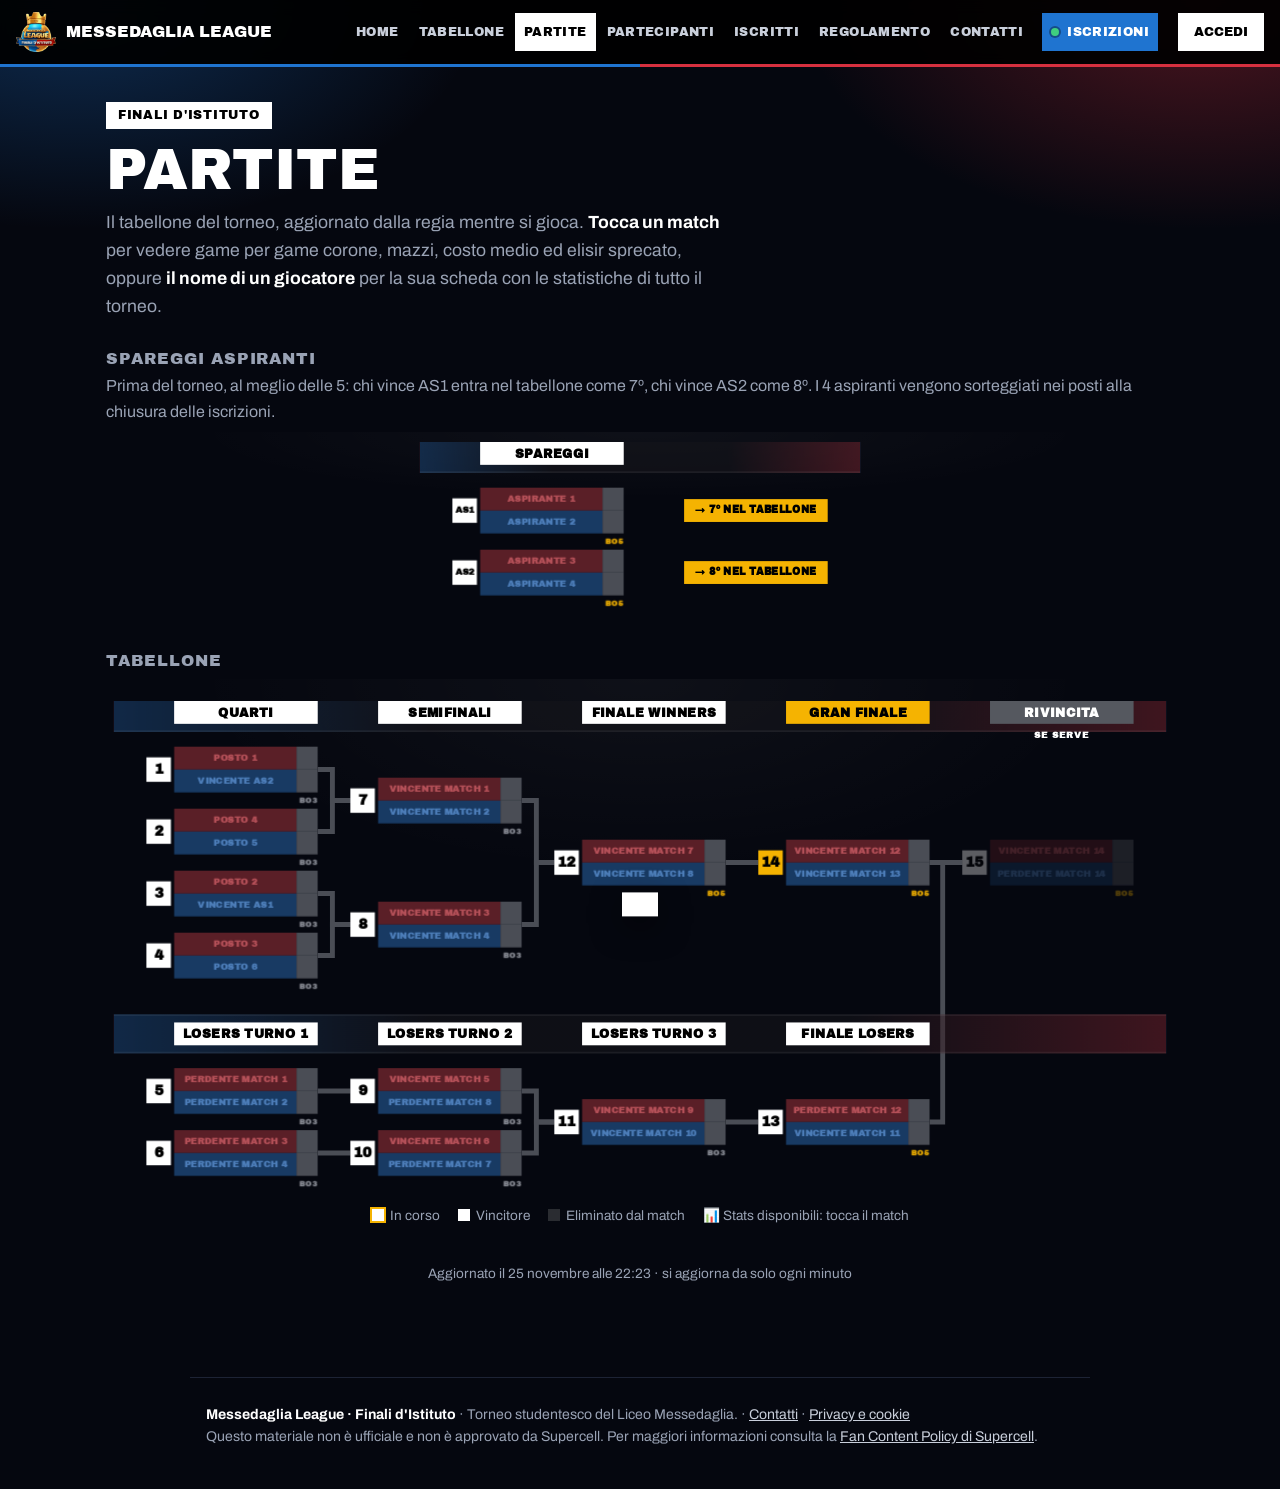
<file: partite.html>
<!DOCTYPE html>
<html lang="it">
<head>
<meta charset="UTF-8">
<meta name="viewport" content="width=device-width, initial-scale=1, viewport-fit=cover">
<title>Partite · Messedaglia League</title>
<meta name="description" content="Tutti i match delle Finali d'Istituto della Messedaglia League: risultati, corone, mazzi ed elisir game per game, aggiornati durante il torneo.">
<!-- Anteprima quando il link viene condiviso (WhatsApp, Instagram, Telegram, Discord…) -->
<meta property="og:type" content="website">
<meta property="og:site_name" content="Messedaglia League">
<meta property="og:title" content="Partite · Messedaglia League">
<meta property="og:description" content="Tutti i match delle Finali d'Istituto della Messedaglia League: risultati, corone, mazzi ed elisir game per game, aggiornati durante il torneo.">
<meta property="og:url" content="https://messeleague.github.io/messedaglia-league/partite.html">
<meta property="og:image" content="https://messeleague.github.io/messedaglia-league/img/anteprima-2.jpg">
<meta property="og:image:width" content="1200">
<meta property="og:image:height" content="630">
<meta property="og:image:alt" content="Messedaglia League · Finali d'Istituto">
<meta property="og:locale" content="it_IT">
<meta name="twitter:card" content="summary_large_image">
<meta name="theme-color" content="#05070f">
<link rel="icon" type="image/png" href="img/favicon.png">
<link rel="apple-touch-icon" href="img/apple-touch-icon.png">
<link rel="preconnect" href="https://fonts.googleapis.com">
<link rel="preconnect" href="https://fonts.gstatic.com" crossorigin>
<link rel="stylesheet" href="https://fonts.googleapis.com/css2?family=Archivo+Black&family=Archivo:wght@400;600;800&display=swap">
<link rel="stylesheet" href="nav.css">
<link rel="stylesheet" href="bracket.css">
<style>
  /* Partite: stesso stile del sito */
  :root {
    --bg: #05070f; --panel: #0d1120; --panel-2: #121830; --line: #1d2335; --text: #fff; --muted: #9aa3b5; --grey: #4a4d55;
    --blue: #1f74d0; --red: #d6303f; --gold: #f5b301;
    --display: "Archivo Black", "Arial Black", sans-serif;
    --body: "Archivo", "Segoe UI", system-ui, sans-serif;
    color-scheme: dark;
  }
  * { box-sizing: border-box; }
  html { scroll-behavior: smooth; scroll-padding-top: 84px; }
  body {
    margin: 0; color: var(--text); font: 400 16px/1.6 var(--body);
    background:
      radial-gradient(45% 22% at 6% 0, rgba(31, 116, 208, 0.35), transparent 70%),
      radial-gradient(45% 22% at 94% 0, rgba(214, 48, 63, 0.35), transparent 70%),
      var(--bg);
  }
  main { max-width: 900px; margin: 0 auto; padding: 34px max(16px, env(safe-area-inset-right, 0px)) 80px max(16px, env(safe-area-inset-left, 0px)); }
  h1 { font: 400 clamp(2.2rem, 8vw, 3.6rem)/1 var(--display); text-transform: uppercase; margin: 12px 0 10px; }
  .lead { color: var(--muted); font-size: 1.1rem; margin: 0 0 22px; max-width: 62ch; }
  .lead b { color: var(--text); }
  .chip { display: inline-block; padding: 6px 12px; background: #fff; color: #000; font: 400 .78rem/1.2 var(--display); text-transform: uppercase; letter-spacing: .06em; }

  /* Indice */
  .toc { display: flex; flex-wrap: wrap; gap: 6px; margin: 0 0 34px; padding: 0; list-style: none; }
  .toc a { display: block; padding: 9px 12px; background: var(--panel); color: #c9cfdb; text-decoration: none; font: 400 .74rem/1 var(--display); text-transform: uppercase; }
  .toc a:hover, .toc a:focus-visible { background: var(--blue); color: #fff; }

  section { margin-top: 44px; }
  h2 { display: flex; align-items: center; gap: 12px; font: 400 clamp(1.35rem, 4vw, 1.8rem)/1.1 var(--display); text-transform: uppercase; margin: 0 0 14px; }
  h2 .n { flex: none; display: grid; place-items: center; width: 40px; height: 40px; background: var(--blue); font-size: 1.1rem; }
  section:nth-of-type(even) h2 .n { background: var(--red); }
  h3 { font: 400 1rem/1.3 var(--display); text-transform: uppercase; margin: 22px 0 8px; }
  h3 small { font: 600 .85rem/1 var(--body); color: var(--muted); text-transform: none; }
  p { margin: 0 0 12px; }
  .muted { color: var(--muted); }
  strong { color: #fff; }

  /* Regole numerate e puntate: blocchi come sul sito */
  .rules { margin: 0 0 12px; padding: 0; list-style: none; display: grid; gap: 6px; counter-reset: r; }
  .rules > li { position: relative; padding: 14px 16px 14px 56px; background: var(--panel); color: #d5dae4; }
  .rules > li::before { counter-increment: r; content: counter(r); position: absolute; left: 14px; top: 13px; width: 28px; height: 28px; display: grid; place-items: center; background: #fff; color: #000; font: 400 .85rem/1 var(--display); }
  .rules.dots > li::before { content: ""; width: 10px; height: 10px; top: 21px; left: 23px; background: var(--gold); }
  .rules b { color: #fff; }

  /* Tabelle */
  .tw { overflow-x: auto; margin: 0 0 12px; }
  table { width: 100%; border-collapse: collapse; min-width: 480px; }
  th { text-align: left; padding: 9px 12px; background: #fff; color: #000; font: 400 .72rem/1.2 var(--display); text-transform: uppercase; white-space: nowrap; }
  td { padding: 10px 12px; background: var(--panel); border-bottom: 2px solid var(--bg); vertical-align: top; }
  td.c { white-space: nowrap; font: 400 .9rem/1.3 var(--display); }
  .bo { display: inline-block; padding: 3px 7px; background: var(--blue); font: 400 .72rem/1.2 var(--display); }
  .bo.five { background: var(--gold); color: #000; }
  tr.gf td { background: linear-gradient(90deg, rgba(245, 179, 1, 0.18), var(--panel)); }

  .callout { padding: 14px 16px; background: rgba(245, 179, 1, 0.1); box-shadow: inset 4px 0 0 var(--gold); }
  .callout.red { background: rgba(214, 48, 63, 0.12); box-shadow: inset 4px 0 0 var(--red); }
  .back { display: inline-block; margin-top: 46px; padding: 16px 26px; background: var(--blue); color: #fff; text-decoration: none; font: 400 1rem/1 var(--display); text-transform: uppercase; }
  .back:hover { filter: brightness(1.12); }
  footer { max-width: 900px; margin: 0 auto; padding: 26px 16px 40px; color: var(--muted); font-size: .88rem; border-top: 1px solid var(--line); }
  footer a { color: #c9cfdb; }
  td small { font: 600 .75rem/1.2 var(--body); }
  td.c { white-space: normal; min-width: 130px; }
  :focus-visible { outline: 3px solid var(--gold); outline-offset: 3px; }
</style>
<style>
  /* ===== Pagina Partite: lista + scheda nello stile della diretta (Overview game) ===== */
  /* Font di Clash Royale, solo per i numeri dell'elisir (come nella diretta) */
  @font-face { font-family: "Clash"; src: url("font/Clash_Bold.otf") format("opentype"); font-display: swap; }
  main { max-width: 1100px; }
  .livebar { display: flex; align-items: center; gap: 14px; flex-wrap: wrap; margin: 0 0 22px; padding: 14px 18px; background: linear-gradient(90deg, rgba(214, 48, 63, .3), var(--panel) 70%); box-shadow: inset 4px 0 0 var(--red); color: #fff; text-decoration: none; cursor: pointer; border: 0; width: 100%; text-align: left; font: inherit; }
  .livebar:hover { filter: brightness(1.1); }
  .livebar .rec { display: inline-flex; align-items: center; gap: 8px; font: 400 .8rem/1 var(--display); text-transform: uppercase; letter-spacing: .06em; }
  .livebar .rec::before { content: ""; width: 10px; height: 10px; border-radius: 50%; background: var(--red); animation: rec 1.4s ease-in-out infinite; }
  @keyframes rec { 50% { opacity: .25; } }
  .livebar b { font: 400 1.05rem/1.2 var(--display); text-transform: uppercase; }
  .livebar .grow { flex: 1; }

  .turno { margin: 30px 0 10px; font: 400 1rem/1 var(--display); text-transform: uppercase; color: var(--muted); letter-spacing: .06em; }
  .lista { display: grid; grid-template-columns: repeat(auto-fill, minmax(min(100%, 420px), 1fr)); gap: 10px; }
  .m { display: grid; gap: 0; padding: 0; border: 0; background: var(--panel); color: #fff; cursor: pointer; text-align: left; font: inherit; transition: transform .15s; }
  .m:hover { transform: translateY(-2px); }
  .m:focus-visible { outline: 3px solid var(--gold); outline-offset: 3px; }
  .m-top { display: flex; align-items: center; gap: 8px; padding: 10px 12px; font: 400 .72rem/1 var(--display); text-transform: uppercase; letter-spacing: .05em; color: var(--muted); }
  .m-top .grow { flex: 1; }
  .m-top .st { padding: 4px 7px; background: #fff; color: #000; }
  .m-top .st.on { background: var(--red); color: #fff; }
  .m-top .st.ko { background: var(--grey); color: #fff; }
  .m-vs { display: grid; grid-template-columns: minmax(0, 1fr) auto minmax(0, 1fr); align-items: stretch; }
  .m-side { display: flex; align-items: center; gap: 8px; min-width: 0; padding: 12px; font: 400 .95rem/1.15 var(--display); text-transform: uppercase; }
  .m-side span { overflow: hidden; text-overflow: ellipsis; white-space: nowrap; }
  .m-side img { width: 30px; height: 30px; object-fit: contain; flex: none; }
  .m-side.blue { background: linear-gradient(90deg, #0e4f99, var(--blue)); }
  .m-side.red { background: linear-gradient(270deg, #9d1f2b, var(--red)); justify-content: flex-end; text-align: right; }
  .m-side.lose { filter: saturate(.25) brightness(.7); }
  .m-score { display: flex; }
  .m-score i { width: 40px; display: grid; place-items: center; font: 400 1.5rem/1 var(--display); font-style: normal; }
  .m-score .b { background: #1764b8; } .m-score .r { background: #bf2736; }
  .m-foot { padding: 9px 12px; font-size: .85rem; color: var(--muted); }
  .m-foot b { color: #fff; }

  /* Tabellone (grafica della diretta, ridimensionata per stare nella pagina) */
  .tab { position: relative; margin-top: 8px; padding: 22px 0 10px; background: radial-gradient(60% 50% at 50% 0, rgba(255,255,255,.04), transparent 70%); }
  .tab-mini { padding-top: 10px; }
  .tab-scroll { overflow-x: auto; overflow-y: hidden; -webkit-overflow-scrolling: touch; padding: 0 20px 6px; }
  .tab-fit { position: relative; margin: 0 auto; }
  .tab-fit .bk-canvas { --bk-font: var(--display); transform-origin: 0 0; position: absolute; left: 0; top: 0; }
  .bk-canvas .bk-match { cursor: default; }
  .bk-canvas .bk-match.has-data { cursor: pointer; }
  .bk-canvas .bk-match.has-data:hover .bk-rows, .bk-canvas .bk-match.has-data:focus-visible .bk-rows { outline: 3px solid var(--gold); outline-offset: 2px; }
  .bk-canvas .bk-match:focus-visible { outline: none; }
  .bk-canvas .bk-match.has-data::after { content: "📊"; position: absolute; left: 0; top: 100%; margin-top: 2px; font-size: 10px; opacity: .8; }
  .champ { display: flex; align-items: center; justify-content: center; gap: 12px; margin: 0 0 14px; padding: 14px; background: linear-gradient(90deg, transparent, rgba(245, 179, 1, .22), transparent); font: 400 clamp(1rem, 3vw, 1.4rem)/1.2 var(--display); text-transform: uppercase; }
  .champ b { color: var(--gold); }
  .legenda { display: flex; flex-wrap: wrap; justify-content: center; gap: 8px 18px; margin: 12px 0 0; color: var(--muted); font-size: .85rem; }
  .legenda i { display: inline-block; width: 12px; height: 12px; margin-right: 6px; vertical-align: -1px; font-style: normal; }
  .legenda .l1 { background: #fff; box-shadow: 0 0 0 2px var(--gold); }
  .legenda .l2 { background: #fff; }
  .legenda .l3 { background: #2a2c31; }
  .toast2 { position: fixed; left: 50%; bottom: calc(22px + env(safe-area-inset-bottom, 0px)); transform: translate(-50%, 160%); z-index: 70; max-width: calc(100vw - 32px); padding: 12px 18px; background: #fff; color: #000; font: 600 .92rem/1.35 var(--body); box-shadow: 0 10px 30px rgba(0,0,0,.5); transition: transform .3s cubic-bezier(.12, .9, .2, 1); }
  .toast2.show { transform: translate(-50%, 0); }

  .vuoto { padding: 40px 22px; background: var(--panel); text-align: center; color: var(--muted); }
  .vuoto b { display: block; margin-bottom: 6px; color: #fff; font: 400 1.3rem/1.2 var(--display); text-transform: uppercase; }
  .vuoto a { color: #fff; }

  /* ----- Scheda della partita (overlay) ----- */
  .ov { position: fixed; inset: 0; z-index: 80; display: none; overflow-y: auto; overscroll-behavior: contain;
        background: radial-gradient(45% 35% at 8% 6%, rgba(47, 127, 214, .45), transparent 70%), radial-gradient(45% 35% at 92% 6%, rgba(211, 58, 71, .45), transparent 70%), #05070f; }
  .ov.show { display: block; animation: ov-in .3s cubic-bezier(.12, .9, .2, 1); }
  @keyframes ov-in { from { opacity: 0; transform: scale(.98); } }
  .ov-in { max-width: 1100px; margin: 0 auto; padding: 18px max(16px, env(safe-area-inset-right, 0px)) 60px max(16px, env(safe-area-inset-left, 0px)); }
  .ov-bar { display: flex; align-items: center; gap: 10px; min-height: 44px; }
  .ov-bar .grow { flex: 1; }
  .ov-chip { padding: 7px 12px; background: #fff; color: #000; font: 400 .8rem/1.1 var(--display); text-transform: uppercase; letter-spacing: .05em; }
  .ov-x { width: 44px; height: 44px; border: 0; background: rgba(255,255,255,.1); color: #fff; font-size: 1.3rem; cursor: pointer; }
  .ov-x:hover { background: var(--red); }

  .ov-score { display: flex; justify-content: center; gap: 6px; margin: 14px 0 18px; }
  .ov-score span { width: clamp(64px, 12vw, 100px); height: clamp(70px, 13vw, 108px); display: grid; place-items: center; font: 400 clamp(2.6rem, 8vw, 4.6rem)/1 var(--display); }
  .ov-score .b { background: var(--blue); } .ov-score .r { background: var(--red); }

  .ov-head { display: grid; grid-template-columns: 1fr 1fr; }
  .ov-side { position: relative; overflow: hidden; display: grid; grid-template-columns: minmax(0, 1fr) auto; align-items: end; min-height: clamp(130px, 22vw, 200px); }
  .ov-side.blue { background: linear-gradient(90deg, #0e4f99, var(--blue)); animation: from-l .6s cubic-bezier(.12, .9, .2, 1) both; }
  .ov-side.red { background: linear-gradient(270deg, #9d1f2b, var(--red)); animation: from-r .6s cubic-bezier(.12, .9, .2, 1) both; }
  @keyframes from-l { from { transform: translateX(-40px); opacity: 0; } }
  @keyframes from-r { from { transform: translateX(40px); opacity: 0; } }
  .ov-name { padding: 0 18px 58px; font: 400 clamp(1.3rem, 4.4vw, 2.8rem)/1 var(--display); text-shadow: 0 4px 16px rgba(0,0,0,.45); overflow-wrap: anywhere; }
  .ov-side img { width: clamp(70px, 13vw, 130px); margin: 0 16px 60px 0; filter: drop-shadow(0 10px 20px rgba(0,0,0,.5)); }
  .ov-sub { position: absolute; left: 0; right: 0; bottom: 0; height: 44px; display: flex; align-items: center; gap: 18px; padding: 0 18px; font: 600 .82rem/1.2 var(--body); overflow: hidden; white-space: nowrap; }
  .ov-side.blue .ov-sub { background: rgba(5, 40, 90, .55); }
  .ov-side.red .ov-sub { background: rgba(90, 10, 20, .45); }
  .ov-side.win .ov-name::after { content: " 🏆"; }

  .ov-tabs { display: flex; flex-wrap: wrap; justify-content: center; gap: 6px; margin: 22px 0 6px; }
  .ov-tab { padding: 10px 14px; border: 0; background: var(--panel); color: #c9cfdb; cursor: pointer; font: 400 .78rem/1.1 var(--display); text-transform: uppercase; letter-spacing: .04em; }
  .ov-tab[aria-selected="true"] { background: #fff; color: #000; }
  .ov-tab .w { display: inline-block; width: 9px; height: 9px; margin-right: 7px; vertical-align: 0; }
  .ov-tab .w.blue { background: var(--blue); } .ov-tab .w.red { background: var(--red); }
  .ov-tab .w.on { background: var(--red); border-radius: 50%; animation: rec 1.4s ease-in-out infinite; }
  .ov-video { text-align: center; margin: 12px 0 0; }
  .ov-video a { display: inline-block; padding: 10px 16px; background: var(--red); color: #fff; text-decoration: none; font: 400 .8rem/1.1 var(--display); text-transform: uppercase; letter-spacing: .04em; }
  .ov-video a:hover, .ov-video a:focus-visible { background: #fff; color: #000; }
  .ov-res {text-align: center; margin: 8px 0 0; font: 400 .9rem/1.2 var(--display); text-transform: uppercase; color: var(--muted); min-height: 1.2em; }

  /* Barre blu/rossa che partono dal centro, come nella diretta */
  .rows { margin-top: 26px; display: grid; gap: 38px; }
  .row { position: relative; height: clamp(64px, 10vw, 92px); }
  .half { position: absolute; top: 0; bottom: 0; width: 50%; transform: scaleX(0); transition: transform .7s cubic-bezier(.12, .9, .2, 1); }
  .half.blue { right: 50%; background: var(--blue); transform-origin: right center; }
  .half.red { left: 50%; background: var(--red); transform-origin: left center; }
  .open .half { transform: scaleX(1); }
  .row:nth-child(2) .half { transition-delay: .06s; } .row:nth-child(3) .half { transition-delay: .12s; }
  .row:nth-child(4) .half { transition-delay: .18s; } .row:nth-child(5) .half { transition-delay: .24s; }
  .lab { position: absolute; left: 50%; top: -17px; transform: translateX(-50%); z-index: 1; padding: 7px 16px; background: #fff; color: #000; font: 400 clamp(.68rem, 1.8vw, .9rem)/1 var(--display); text-transform: uppercase; white-space: nowrap; }
  .val { position: absolute; top: 0; bottom: 0; width: 50%; display: grid; place-items: center; font: 400 clamp(1.6rem, 5vw, 3rem)/1 var(--display); opacity: 0; transition: opacity .3s .35s; }
  .val small { font-size: .45em; margin-left: .2em; opacity: .85; }
  .val.blue { left: 0; } .val.red { right: 0; }
  .open .val { opacity: 1; }
  .val.best::after { content: ""; position: absolute; bottom: 10px; left: 50%; width: 34px; height: 4px; margin-left: -17px; background: var(--gold); }

  .decks { display: grid; grid-template-columns: 1fr 1fr; margin-top: 46px; }
  .deck { position: relative; padding: 46px clamp(10px, 3vw, 34px) 26px; }
  .deck .half { width: 100%; }
  .deck .half.blue { right: 0; } .deck .half.red { left: 0; }
  .deck .lab { top: -17px; }
  .cards { position: relative; display: grid; grid-template-columns: repeat(4, minmax(0, 1fr)); gap: clamp(10px, 2vw, 22px) clamp(8px, 1.6vw, 18px); max-width: 470px; margin: 0 auto; opacity: 0; transform: translateY(14px); transition: opacity .35s .35s, transform .5s .35s cubic-bezier(.12, .9, .2, 1); }
  .open .cards { opacity: 1; transform: none; }
  .cards.has-tower { grid-template-columns: repeat(5, minmax(0, 1fr)); max-width: 580px; }
  .cards .tower { grid-row: 1 / span 2; align-self: center; }
  .cards.blue .tower { grid-column: 1; }
  .cards.red .tower { grid-column: 5; }
  .cards .tower img { width: 100%; display: block; filter: drop-shadow(0 6px 10px rgba(0,0,0,.45)); }
  .card { position: relative; }
  .card img { width: 100%; display: block; filter: drop-shadow(0 6px 10px rgba(0,0,0,.45)); }
  .cost { position: absolute; left: -8%; top: -5%; width: 40%; aspect-ratio: 50 / 53; display: grid; place-items: center; padding-top: 6%; background: url('img/elisir.png') center / contain no-repeat;
          font: 400 clamp(.8rem, 1.8vw, 1.15rem)/1 "Clash", var(--display); color: #fff; -webkit-text-stroke: 3px #4a0a52; paint-order: stroke fill; }
  .nodeck { grid-column: 1 / -1; text-align: center; padding: 30px 0; font: 400 1rem/1.3 var(--display); text-transform: uppercase; }

  .note2 { margin-top: 26px; color: var(--muted); font-size: .85rem; text-align: center; }
  body.ov-open { overflow: hidden; }

  /* ----- Nomi cliccabili → scheda giocatore ----- */
  .bk-canvas .bk-pl { cursor: pointer; text-decoration: underline transparent 2px; text-underline-offset: 3px; transition: text-decoration-color .15s; }
  .bk-canvas .bk-pl:hover { text-decoration-color: currentColor; }
  .pl-link { all: unset; cursor: pointer; text-decoration: underline transparent 3px; text-underline-offset: 6px; transition: text-decoration-color .15s; }
  .pl-link:hover { text-decoration-color: currentColor; }
  .pl-link:focus-visible { outline: 3px solid var(--gold); outline-offset: 3px; }
  .pl-link small { display: block; margin-top: 8px; font: 600 .8rem/1 var(--body); text-shadow: none; opacity: .85; }
  .ov-back { padding: 0 14px; height: 44px; border: 0; background: rgba(255,255,255,.1); color: #fff; cursor: pointer; font: 400 .78rem/1 var(--display); text-transform: uppercase; }
  .ov-back:hover { background: var(--blue); }
  .ov-back { white-space: nowrap; }
  @media (max-width: 480px) { .ov-back + .ov-chip { display: none; } }

  /* ----- Scheda giocatore ----- */
  .pl-head { position: relative; display: grid; grid-template-columns: auto minmax(0, 1fr); align-items: center; gap: clamp(14px, 3vw, 28px); margin-top: 14px; padding: clamp(18px, 3vw, 28px);
             background: linear-gradient(110deg, rgba(31, 116, 208, .55), rgba(13, 17, 32, .9) 45%, rgba(13, 17, 32, .9) 55%, rgba(214, 48, 63, .55)); animation: from-l .6s cubic-bezier(.12, .9, .2, 1) both; }
  .pl-head img { width: clamp(76px, 14vw, 130px); filter: drop-shadow(0 10px 20px rgba(0,0,0,.5)); }
  .pl-head .noimg { width: clamp(76px, 14vw, 130px); aspect-ratio: 1; display: grid; place-items: center; background: rgba(255,255,255,.06); font: 400 2.6rem/1 var(--display); color: var(--muted); }
  .pl-name { font: 400 clamp(1.7rem, 6vw, 3.4rem)/1 var(--display); text-transform: uppercase; overflow-wrap: anywhere; text-shadow: 0 4px 16px rgba(0,0,0,.45); }
  .pl-stato { display: inline-block; margin-top: 12px; padding: 6px 10px; background: #fff; color: #000; font: 400 .78rem/1.1 var(--display); text-transform: uppercase; letter-spacing: .04em; }
  .pl-stato.gold { background: var(--gold); } .pl-stato.on { background: var(--red); color: #fff; } .pl-stato.ko { background: var(--grey); color: #fff; }
  .pl-info { display: flex; flex-wrap: wrap; gap: 6px 18px; margin-top: 12px; color: #d5dae4; font: 600 .88rem/1.3 var(--body); }
  .pl-info b { color: #fff; }

  .pl-h { display: flex; align-items: baseline; gap: 10px; margin: 34px 0 12px; font: 400 1rem/1 var(--display); text-transform: uppercase; letter-spacing: .06em; }
  .pl-h small { font: 600 .82rem/1 var(--body); color: var(--muted); text-transform: none; letter-spacing: 0; }
  .pl-tiles { display: grid; grid-template-columns: repeat(auto-fill, minmax(min(100%, 150px), 1fr)); gap: 8px; }
  .pl-t { position: relative; padding: 14px 16px 16px; background: var(--panel); opacity: 0; transform: translateY(10px); transition: opacity .35s, transform .5s cubic-bezier(.12, .9, .2, 1); transition-delay: calc(var(--i, 0) * .04s); }
  .open .pl-t { opacity: 1; transform: none; }
  .pl-t span { display: block; font: 400 .7rem/1.2 var(--display); text-transform: uppercase; letter-spacing: .05em; color: var(--muted); }
  .pl-t strong { display: block; margin: 8px 0 4px; font: 400 clamp(1.7rem, 4.6vw, 2.4rem)/1 var(--display); }
  .pl-t strong small { font-size: .5em; margin-left: .15em; color: var(--muted); }
  .pl-t em { font: 600 .8rem/1.3 var(--body); font-style: normal; color: var(--muted); }
  .pl-t.best { box-shadow: inset 0 -4px 0 var(--gold); }
  .pl-t.best em::after { content: " · meglio della media"; color: var(--gold); }

  .pl-ms { display: grid; gap: 6px; }
  .pl-m { display: grid; grid-template-columns: minmax(0, 1.2fr) minmax(0, 1.5fr) auto auto; align-items: center; gap: 12px; width: 100%; padding: 12px 14px; border: 0; background: var(--panel); color: #fff; cursor: pointer; text-align: left; font: inherit; box-shadow: inset 4px 0 0 var(--grey); transition: transform .15s; }
  .pl-m:hover { transform: translateX(3px); }
  .pl-m:focus-visible { outline: 3px solid var(--gold); outline-offset: 2px; }
  .pl-m.w { box-shadow: inset 4px 0 0 var(--gold); } .pl-m.l { box-shadow: inset 4px 0 0 var(--red); } .pl-m.on { box-shadow: inset 4px 0 0 #fff; }
  .pl-m-t { font: 400 .78rem/1.25 var(--display); text-transform: uppercase; color: var(--muted); }
  .pl-m-vs { overflow: hidden; text-overflow: ellipsis; white-space: nowrap; }
  .pl-m-vs b { font: 400 .95rem/1 var(--display); text-transform: uppercase; }
  .pl-m-sc { font: 400 1.3rem/1 var(--display); }
  .pl-m-r { min-width: 74px; padding: 5px 8px; text-align: center; font: 400 .72rem/1 var(--display); text-transform: uppercase; background: var(--grey); }
  .pl-m.w .pl-m-r { background: var(--gold); color: #000; } .pl-m.l .pl-m-r { background: var(--red); } .pl-m.on .pl-m-r { background: #fff; color: #000; }

  .pl-cards { display: grid; grid-template-columns: repeat(8, minmax(0, 1fr)); gap: clamp(10px, 2vw, 20px) clamp(8px, 1.6vw, 16px); max-width: 860px; margin: 0; padding: 8px 4px 0; }
  .pl-box .card > b, .pl-cards .card b { position: absolute; right: -4%; bottom: -4%; padding: 3px 6px; background: #fff; color: #000; font: 400 .72rem/1 var(--display); }
  .pl-decks { display: grid; grid-template-columns: repeat(auto-fill, minmax(min(100%, 500px), 1fr)); gap: 8px; }
  .pl-deck { padding: 26px 14px 16px; background: var(--panel); }
  .pl-deck .cost { font-size: clamp(.62rem, 1.2vw, .85rem); -webkit-text-stroke-width: 2px; }
  .pl-deck-t { display: flex; flex-wrap: wrap; align-items: center; gap: 6px 10px; margin: -12px 0 16px; font: 400 .74rem/1.2 var(--display); text-transform: uppercase; color: var(--muted); }
  .pl-deck-t i { padding: 4px 7px; font-style: normal; background: var(--grey); color: #fff; }
  .pl-deck-t i.w { background: var(--gold); color: #000; } .pl-deck-t i.l { background: var(--red); }
  .pl-deck .cards { grid-template-columns: repeat(8, minmax(0, 1fr)); max-width: none; }
  .pl-deck .cards.has-tower { grid-template-columns: repeat(9, minmax(0, 1fr)); max-width: none; }
  .pl-deck .cards .tower { grid-row: auto; grid-column: auto; order: 9; opacity: .9; }

  /* Profilo Clash Royale nella scheda */
  .pl-t .lg { display: flex; align-items: center; gap: 10px; margin: 8px 0 4px; }
  .pl-t .lg img { width: 40px; height: 40px; object-fit: contain; flex: none; }
  .pl-t .lg b { font: 400 1.05rem/1.1 var(--display); }
  .pl-form { display: flex; flex-wrap: wrap; gap: 4px; }
  .pl-form i { width: 30px; height: 30px; display: grid; place-items: center; font: 400 .8rem/1 var(--display); font-style: normal; background: var(--grey); }
  .pl-form i.V { background: #1f9d55; } .pl-form i.S { background: var(--red); }
  .pl-modi { display: grid; gap: 6px; margin-top: 12px; max-width: 560px; }
  .pl-modo { display: grid; grid-template-columns: minmax(110px, 160px) minmax(0, 1fr) auto; gap: 10px; align-items: center; font: 600 .85rem/1.2 var(--body); color: #d5dae4; }
  .pl-modo .bar { height: 10px; background: var(--red); position: relative; }
  .pl-modo .bar i { position: absolute; inset: 0 auto 0 0; background: #1f9d55; }
  .pl-modo b { font: 400 .85rem/1 var(--display); white-space: nowrap; }
  .pl-two { display: grid; grid-template-columns: repeat(auto-fit, minmax(min(100%, 420px), 1fr)); gap: 8px; }
  .pl-box { padding: 18px 16px 20px; background: var(--panel); }
  .pl-box h4 { margin: 0 0 16px; font: 400 .78rem/1.3 var(--display); text-transform: uppercase; letter-spacing: .05em; color: var(--muted); }
  .pl-box h4 b { color: #fff; }
  .pl-box .cards { grid-template-columns: repeat(4, minmax(0, 1fr)); max-width: none; margin: 0; }
  .pl-box .cards.has-tower { grid-template-columns: repeat(5, minmax(0, 1fr)); }
  .pl-box .cards .tower { grid-row: 1 / span 2; grid-column: 5; }
  .card .lv { position: absolute; left: 50%; bottom: -6%; transform: translateX(-50%); padding: 2px 5px; background: #000; color: #fff; font: 400 .66rem/1 var(--display); white-space: nowrap; }
  .card .lv.max { background: var(--gold); color: #000; }
  .pl-nota { margin: 10px 0 0; color: var(--muted); font-size: .82rem; }

  @media (max-width: 640px) {
    .pl-m { grid-template-columns: minmax(0, 1fr) auto; }
    .pl-m-t { grid-column: 1 / -1; }
    .pl-m-r { grid-column: 2; grid-row: 2 / span 2; align-self: center; }
    .pl-cards, .pl-deck .cards { grid-template-columns: repeat(4, minmax(0, 1fr)); }
    .pl-deck .cards.has-tower { grid-template-columns: repeat(4, minmax(0, 1fr)); }
    .pl-deck .cards .tower { display: none; }
  }

  @media (max-width: 480px) { .m-side img { display: none; } .m-side { font-size: .85rem; } }
  @media (max-width: 640px) {
    .ov-head { grid-template-columns: 1fr; }
    .ov-side.red { grid-template-columns: auto minmax(0, 1fr); }
    .ov-side.red img { order: -1; margin: 0 0 60px 16px; }
    .ov-side.red .ov-name { text-align: right; }
    .ov-side.red .ov-sub { justify-content: flex-end; }
    .decks { grid-template-columns: 1fr; gap: 40px; }
  }
  @media (prefers-reduced-motion: reduce) { .half, .val, .cards, .pl-t { transition: none; } .pl-head { animation: none; } .ov.show, .ov-side.blue, .ov-side.red { animation: none; } }
</style>
</head>
<body>
<nav id="topbar" data-page="partite" aria-label="Sito"></nav>

<main>
  <span class="chip">Finali d'Istituto</span>
  <h1>Partite</h1>
  <p class="lead">Il tabellone del torneo, aggiornato dalla regia mentre si gioca. <b>Tocca un match</b> per vedere game per game corone, mazzi, costo medio ed elisir sprecato, oppure <b>il nome di un giocatore</b> per la sua scheda con le statistiche di tutto il torneo.</p>
  <div id="app"></div>
  <p class="note2" id="agg"></p>
</main>
<div class="toast2" id="toast2" role="status" aria-live="polite"></div>

<div class="ov" id="ov" role="dialog" aria-modal="true" aria-labelledby="ov-title" hidden>
  <div class="ov-in" id="ov-in"></div>
</div>

<footer>
  <strong>Messedaglia League · Finali d'Istituto</strong> · Torneo studentesco del Liceo Messedaglia. · <a href="contatti.html">Contatti</a> · <a href="privacy.html">Privacy e cookie</a><br>
  Questo materiale non è ufficiale e non è approvato da Supercell. Per maggiori informazioni consulta la <a href="https://supercell.com/en/fan-content-policy/" target="_blank" rel="noopener">Fan Content Policy di Supercell</a>.
</footer>

<script src="config.js"></script>
<!-- Dati aggiornati spesso: il parametro cambia ogni minuto, cosi' il browser non tiene una copia vecchia -->
<script>document.write('<script src="pubblico.js?t=' + Math.floor(Date.now() / 60000) + '"><\/script>');</script>
<script>document.write('<script src="partite.js?t=' + Math.floor(Date.now() / 60000) + '"><\/script>');</script>
<script src="bracket.js"></script>
<script src="nav.js"></script>
<script>
(function () {
  const esc = t => String(t ?? '').replace(/[&<>"']/g, c => ({ '&': '&amp;', '<': '&lt;', '>': '&gt;', '"': '&quot;', "'": '&#39;' }[c]));
  const num = (v, d = 1) => v == null || isNaN(v) ? '–' : Number(v).toLocaleString('it-IT', { maximumFractionDigits: d });
  const app = document.getElementById('app'), ov = document.getElementById('ov'), ovIn = document.getElementById('ov-in');
  let D = window.ML_PARTITE || { partite: [] };
  let aperta = null, tab = 0;
  let giocatore = null;     // id della scheda giocatore aperta (p0, a1… o "n:Nome")
  let indietro = null;      // { label, go } bottone "←" nella barra della scheda

  const nome = (p, side) => p.giocatori[side].nome || (side === 'blue' ? 'Blu' : 'Rosso');
  const lega = g => g.lega ? `<img src="img/${esc(g.lega)}.png" alt="${esc(g.legaNome || '')}" title="Miglior lega: ${esc(g.legaNome || '')}" loading="lazy">` : '';
  const stato = p => p.stato === 'finita' ? '<span class="st">Finita</span>' : p.stato === 'in_corso' ? '<span class="st on">● In corso</span>' : '<span class="st ko">Sospesa</span>';

  // ---------- Statistiche di un game (come nella diretta) ----------
  const ciclo = costi => { const n = (costi || []).filter(c => typeof c === 'number').sort((a, b) => a - b); return n.length >= 4 ? n.slice(0, 4).reduce((s, c) => s + c, 0) : null; };
  const medio = (g, side) => { const n = (g.costi?.[side] || []).filter(c => typeof c === 'number'); return n.length ? n.reduce((s, c) => s + c, 0) / n.length : g.medio?.[side] ?? null; };
  const torri = (g, side) => { const t = g.torri?.[side]; if (!t) return null; return (t.king || 0) + (t.princess || []).reduce((s, h) => s + (h || 0), 0); };
  // "best": quale lato ha il valore migliore (per la lineetta oro); low = più basso è meglio
  const riga = (lab, b, r, { low = false, unit = '', d = 1 } = {}) => {
    const ok = typeof b === 'number' && typeof r === 'number' && b !== r;
    const best = !ok ? null : (low ? (b < r ? 'blue' : 'red') : (b > r ? 'blue' : 'red'));
    const v = (x, side) => `<div class="val ${side}${best === side ? ' best' : ''}">${num(x, d)}${unit && x != null ? `<small>${unit}</small>` : ''}</div>`;
    return `<div class="row"><i class="half blue"></i><i class="half red"></i><div class="lab">${lab}</div>${v(b, 'blue')}${v(r, 'red')}</div>`;
  };
  const mazzo = (g, side, label) => {
    const carte = g.mazzi?.[side] || [];
    const costi = g.costi?.[side] || [];
    // Truppa della torre: a sinistra del mazzo blu, a destra del rosso, a metà tra le due file
    const truppa = carte.length && g.truppa?.[side];
    const torre = truppa ? `<div class="tower"><img src="img/carte/${esc(truppa)}.webp" alt="${esc(truppa.replace(/_/g, ' '))}" title="${esc(truppa.replace(/_/g, ' '))}" loading="lazy" onerror="this.parentNode.remove()"></div>` : '';
    return `<div class="deck"><i class="half ${side}"></i><div class="lab">${esc(label)}</div><div class="cards${truppa ? ' has-tower ' + side : ''}">${torre}${carte.length
      ? carte.map((c, i) => `<div class="card"><img src="img/carte/${esc(c)}.webp" alt="${esc(c.replace(/^(evo|hero)_/, '').replace(/_/g, ' '))}" loading="lazy" onerror="this.style.opacity=.25">${costi.length ? `<span class="cost">${typeof costi[i] === 'number' ? costi[i] : '?'}</span>` : ''}</div>`).join('')
      : '<div class="nodeck">Mazzo non disponibile<br><small style="font-family:var(--body);text-transform:none;opacity:.8">game segnato a mano</small></div>'}</div></div>`;
  };

  function vistaGame(p, i) {
    const g = p.games[i];
    const B = nome(p, 'blue'), R = nome(p, 'red');
    if (g.manuale || !g.corone) return '<div class="vuoto" style="margin-top:26px"><b>Statistiche non disponibili</b>Questo game è stato segnato a mano dalla regia, quindi non abbiamo corone, mazzi ed elisir.</div>';
    return `<div class="rows">
        ${riga('Corone', g.corone?.blue, g.corone?.red, { d: 0 })}
        ${riga('Ciclo 4 carte', ciclo(g.costi?.blue), ciclo(g.costi?.red), { low: true, d: 0 })}
        ${riga('Costo medio', medio(g, 'blue'), medio(g, 'red'), { low: true, d: 2 })}
        ${riga('Elisir sprecato', g.sprecato?.blue, g.sprecato?.red, { low: true })}
        ${riga('HP torri rimaste', torri(g, 'blue'), torri(g, 'red'), { d: 0 })}
      </div>
      <div class="decks">${mazzo(g, 'blue', 'Mazzo di ' + B)}${mazzo(g, 'red', 'Mazzo di ' + R)}</div>`;
  }

  // Game in corso (modalità torneo): solo i mazzi scelti, le statistiche arrivano a fine game
  function vistaInCorso(p, live) {
    const B = nome(p, 'blue'), R = nome(p, 'red');
    const g = { mazzi: { blue: live.mazzi.blue || [], red: live.mazzi.red || [] }, costi: live.costi || {}, truppa: live.truppa || {} };
    return `<div class="rows">
        ${riga('Costo medio', medio(g, 'blue'), medio(g, 'red'), { low: true, d: 2 })}
        ${riga('Ciclo 4 carte', ciclo(g.costi.blue), ciclo(g.costi.red), { low: true, d: 0 })}
      </div>
      <div class="decks">${mazzo(g, 'blue', 'Mazzo di ' + B)}${mazzo(g, 'red', 'Mazzo di ' + R)}</div>
      <p class="note2">Mazzi scelti per questo game. Corone, elisir e torri arrivano quando il game finisce.</p>`;
  }

  function vistaSerie(p) {
    const somma = (f, side) => p.games.reduce((s, g) => s + (f(g, side) || 0), 0);
    const media = (f, side) => { const v = p.games.map(g => f(g, side)).filter(x => typeof x === 'number'); return v.length ? v.reduce((s, x) => s + x, 0) / v.length : null; };
    if (!p.games.length) return '<div class="vuoto" style="margin-top:26px"><b>Ancora nessun game</b>Il match è appena iniziato: le statistiche arrivano a fine game.</div>';
    return `<div class="rows">
        ${riga('Game vinti', p.punteggio.blue, p.punteggio.red, { d: 0 })}
        ${riga('Corone totali', somma(g => g.corone?.blue, 'blue'), somma(g => g.corone?.red, 'red'), { d: 0 })}
        ${riga('Costo medio', media(medio, 'blue'), media(medio, 'red'), { low: true, d: 2 })}
        ${riga('Elisir sprecato in media', media((g, s) => g.sprecato?.[s], 'blue'), media((g, s) => g.sprecato?.[s], 'red'), { low: true })}
      </div>`;
  }

  // ---------- Scheda giocatore: tutte le sue partite e statistiche del torneo ----------
  const chiave = g => g ? (g.id || (g.nome ? 'n:' + g.nome : null)) : null;
  const media = v => { const n = v.filter(x => typeof x === 'number' && !isNaN(x)); return n.length ? n.reduce((s, x) => s + x, 0) / n.length : null; };
  const base = c => String(c).replace(/^(evo|hero)_/, '');

  function partiteDi(id) {
    return (D.partite || []).flatMap(p => ['blue', 'red'].filter(s => chiave(p.giocatori[s]) === id).map(s => ({ p, s, o: s === 'blue' ? 'red' : 'blue' })));
  }
  // Tutti i game con statistiche (non segnati a mano), visti dal lato `s`
  const gameDi = ms => ms.flatMap(({ p, s, o }) => p.games.map((g, i) => ({ p, g, i, s, o }))).filter(x => !x.g.manuale && x.g.corone);

  // Media di tutti i giocatori del torneo, per confronto
  function mediaTorneo() {
    const tutti = (D.partite || []).flatMap(p => p.games.filter(g => !g.manuale && g.corone).flatMap(g => ['blue', 'red'].map(s => ({ g, s }))));
    return {
      corone: media(tutti.map(x => x.g.corone?.[x.s])),
      medio: media(tutti.map(x => medio(x.g, x.s))),
      ciclo: media(tutti.map(x => ciclo(x.g.costi?.[x.s]))),
      sprecato: media(tutti.map(x => x.g.sprecato?.[x.s])),
      torri: media(tutti.map(x => torri(x.g, x.s))),
    };
  }

  // Nome e dati del giocatore: dall'ultima partita giocata, altrimenti dal tabellone, poi dalla classifica iscritti
  function chiE(id) {
    const ms = partiteDi(id);
    const ultimo = ms.length ? ms[ms.length - 1].p.giocatori[ms[ms.length - 1].s] : null;
    const cfgs = [D.tabellone, D.aspiranti].filter(Boolean).flatMap(T => T.config.players || []);
    const nome = ultimo?.nome || cfgs.find(p => p.tag === id)?.name || (String(id).startsWith('n:') ? String(id).slice(2) : '');
    const PUB = window.ML_PUBBLICO || {};
    const low = String(nome).toLowerCase();
    const cl = (PUB.classifica || []).find(g => g.nome && g.nome.toLowerCase() === low);
    const prK = Object.keys(PUB.profili || {}).find(k => k.toLowerCase() === low);
    const pr = prK ? PUB.profili[prK] : null;
    const g = ultimo || {
      trofei: pr?.trofei ?? cl?.trofei, lega: cl?.lega, legaNome: cl?.legaNome,
      clan: pr?.clan, vittorie: pr?.percentuale, livello: pr?.livello,
    };
    return { nome, g, cl, pr };
  }

  // A che punto è nel torneo
  function statoTorneo(id) {
    if (typeof Bracket === 'undefined') return null;
    const tocca = m => m.a?.tag === id || m.b?.tag === id;
    const perso = m => m.winner && m[m.winner === 'a' ? 'b' : 'a']?.tag === id;
    if (D.tabellone) {
      const r = Bracket.resolve(D.tabellone);
      if (r.champion && r.champion.tag === id) return { t: "🏆 Campione d'Istituto", c: 'gold' };
      if (r.matches.some(tocca)) {
        const live = (D.partite || []).find(p => String(p.num) === String(D.live));
        if (live && [live.giocatori.blue.id, live.giocatori.red.id].includes(id)) return { t: '● In campo adesso', c: 'on' };
        if (r.matches.some(m => m.exists && !m.winner && tocca(m))) return { t: 'Ancora in gara', c: '' };
        const ko = r.matches.filter(perso).pop();
        if (ko && r.champion && /^(gran finale|grand final|rivincita|finale)$/i.test(ko.label || '')) return { t: '🥈 Finalista', c: '' };
        return { t: 'Eliminato' + (ko ? ' · ' + ko.label : ''), c: 'ko' };
      }
    }
    if (D.aspiranti) {
      const r = Bracket.resolve(D.aspiranti);
      if (r.matches.some(m => m.winner && perso(m))) return { t: 'Riserva · spareggio perso', c: 'ko' };
      if (r.matches.some(tocca)) return { t: 'Spareggio da giocare', c: '' };
    }
    return null;
  }

  // Profilo di Clash Royale (da pubblico.js, lo aggiorna l'app iscrizioni): come nel pannello Dev, e qualcosa in più
  function profiloHtml(pr) {
    if (!pr) return '';
    let i = 0;
    const t = (lab, val, sub = '') => `<div class="pl-t" style="--i:${i++}"><span>${lab}</span><strong>${val}</strong><em>${sub}</em></div>`;
    const tl = (lab, l, pos, sub = '') => `<div class="pl-t" style="--i:${i++}"><span>${lab}</span>${l
      ? `<div class="lg"><img src="img/${esc(l.slug)}.png" alt="" loading="lazy"><b>${esc(l.nome)}</b></div><em>${[l.medaglie ? num(l.medaglie, 0) + ' medaglie' : '', pos ? '#' + num(pos, 0) + ' nel mondo' : '', sub].filter(Boolean).join(' · ')}</em>`
      : '<strong>–</strong><em>mai giocata</em>'}</div>`;
    const carta = (c, extra = '') => c ? `<div class="card"><img src="img/carte/${esc(c.slug)}.webp" alt="${esc(c.nome)}" title="${esc(c.nome)}" loading="lazy" onerror="this.style.opacity=.25">${typeof c.costo === 'number' ? `<span class="cost">${c.costo}</span>` : ''}${extra}</div>` : '';
    const lv = c => c.livello ? `<span class="lv${c.livello >= 16 ? ' max' : ''}">LV ${c.livello}</span>` : '';
    const giocate = (pr.vittorie || 0) + (pr.sconfitte || 0);
    const serie = pr.serie > 0 ? `+${pr.serie}` : String(pr.serie || 0);
    const quando = pr.letto ? new Date(pr.letto) : null;

    let h = `<h3 class="pl-h">Profilo Clash Royale <small>statistiche di tutta la carriera</small></h3>
      <div class="pl-tiles">
        ${t('Trofei', num(pr.trofei, 0), `record ${num(pr.record, 0)}`)}
        ${tl('Lega attuale', pr.lega, pr.legaPosizione)}
        ${tl('Miglior lega', pr.migliorLega, pr.migliorPosizione)}
        ${tl('Stagione scorsa', pr.ultimaLega, pr.ultimaPosizione)}
        ${t('Vittorie', `${num(pr.percentuale)}<small>%</small>`, `${num(pr.vittorie, 0)} vinte · ${num(pr.sconfitte, 0)} perse`)}
        ${t('Partite giocate', num(pr.partite, 0), giocate && pr.partite > giocate ? `${num(pr.partite - giocate, 0)} pareggi o 2v2` : '')}
        ${t('Vittorie a 3 corone', num(pr.treCorone, 0), pr.vittorie ? `${Math.round(pr.treCorone / pr.vittorie * 100)}% delle vittorie` : '')}
        ${t('Serie attuale', serie, pr.serie > 0 ? 'vittorie di fila' : pr.serie < 0 ? 'sconfitte di fila' : '')}
        ${t('Livello Re', num(pr.livello, 0), pr.anni ? `${pr.anni} anni di gioco` : '')}
        ${t('Livello medio carte', num(pr.livelloMedio), `${num(pr.carte, 0)} carte possedute`)}
        ${t('Carte al massimo', `${num(pr.carte16, 0)}<small>LV16</small>`, `${num(pr.carte15, 0)} a 15+ · ${num(pr.carte14, 0)} a 14+`)}
        ${t('Evo e hero', `${num(pr.evoSbloccate, 0)}<small>evo</small> ${num(pr.heroSbloccati, 0)}<small>hero</small>`, 'sbloccate')}
        ${t('Max vittorie in sfida', num(pr.maxSfida, 0), `${num(pr.tornei, 0)} partite in tornei`)}
        ${t('Maestrie', num(pr.maestrie, 0), `${num(pr.badge, 0)} medaglie in tutto`)}
        ${t('Donazioni', num(pr.donazioni, 0), pr.clan ? `${esc(pr.clan)}${pr.ruolo ? ' · ' + esc(pr.ruolo) : ''}` : 'senza clan')}
        ${t('Punti stella', num(pr.stellaPunti, 0), 'per le skin delle carte')}
      </div>`;

    if (pr.forma?.length) {
      h += `<h3 class="pl-h">Forma recente <small>ultime ${pr.forma.length} partite 1 contro 1${pr.percentualeRecente != null ? ` · ${pr.percentualeRecente}% vinte` : ''}</small></h3>
        <div class="pl-form">${pr.forma.map(b => `<i class="${esc(b.r)}" title="${esc(b.modo)} · ${esc(b.corone)}">${esc(b.r)}</i>`).join('')}</div>
        ${pr.perModo?.length ? `<div class="pl-modi">${pr.perModo.map(m => {
          const tot = m.v + m.s;
          return `<div class="pl-modo"><span>${esc(m.modo)}</span><span class="bar"><i style="width:${tot ? Math.round(m.v / tot * 100) : 0}%"></i></span><b>${m.v}-${m.s}</b></div>`;
        }).join('')}</div>` : ''}`;
    }

    const mazzo = pr.mazzo || [];
    h += `<div class="pl-two" style="margin-top:34px">`;
    if (mazzo.length) {
      h += `<div class="pl-box"><h4>Mazzo attuale · medio <b>${pr.mazzoMedio != null ? num(pr.mazzoMedio, 2) : '–'}</b> · ciclo <b>${pr.ciclo ?? '–'}</b></h4>
        <div class="cards${pr.torre ? ' has-tower' : ''}">${mazzo.map(c => carta(c, lv(c))).join('')}${pr.torre ? `<div class="tower"><img src="img/carte/${esc(pr.torre.slug)}.webp" alt="${esc(pr.torre.nome)}" title="${esc(pr.torre.nome)}" loading="lazy" onerror="this.parentNode.remove()"></div>` : ''}</div></div>`;
    }
    if (pr.piuUsate?.length) {
      h += `<div class="pl-box"><h4>Carte più usate · <b>ultime partite</b>${pr.preferita ? ` · preferita <b>${esc(pr.preferita.nome)}</b>` : ''}</h4>
        <div class="cards">${pr.piuUsate.map(c => carta(c, c.volte ? `<b>×${c.volte}</b>` : '')).join('')}</div></div>`;
    }
    h += `</div>`;
    if (quando && !isNaN(quando)) h += `<p class="pl-nota">Dati dell'API ufficiale di Clash Royale, letti il ${quando.toLocaleDateString('it-IT', { day: 'numeric', month: 'long' })} alle ${quando.toLocaleTimeString('it-IT', { hour: '2-digit', minute: '2-digit' })}.</p>`;
    return h;
  }

  function disegnaGiocatore() {
    const id = giocatore;
    const { nome: N, g: info, cl, pr } = chiE(id);
    if (!N) return chiudi();
    const ms = partiteDi(id), gs = gameDi(ms);
    const tuttiG = ms.flatMap(({ p, s, o }) => p.games.map(g => ({ g, s, o })));
    const mV = ms.filter(m => m.p.vincitore === m.s).length, mP = ms.filter(m => m.p.vincitore === m.o).length;
    const gV = tuttiG.filter(x => x.g.vincitore === x.s).length, gP = tuttiG.filter(x => x.g.vincitore === x.o).length;
    const cF = gs.reduce((s, x) => s + (x.g.corone[x.s] || 0), 0), cS = gs.reduce((s, x) => s + (x.g.corone[x.o] || 0), 0);
    const tre = gs.filter(x => x.g.corone[x.s] >= 3).length;
    const io = {
      corone: media(gs.map(x => x.g.corone[x.s])),
      medio: media(gs.map(x => medio(x.g, x.s))),
      ciclo: media(gs.map(x => ciclo(x.g.costi?.[x.s]))),
      sprecato: media(gs.map(x => x.g.sprecato?.[x.s])),
      torri: media(gs.map(x => torri(x.g, x.s))),
    };
    const T = mediaTorneo();
    let i = 0;
    const tile = (lab, val, sub = '', best = false) => `<div class="pl-t${best ? ' best' : ''}" style="--i:${i++}"><span>${lab}</span><strong>${val}</strong><em>${sub}</em></div>`;
    const conf = (k, d, low = false) => {
      const a = io[k], b = T[k];
      const best = typeof a === 'number' && typeof b === 'number' && gs.length && (low ? a < b - 1e-9 : a > b + 1e-9) && ms.length < (D.partite || []).length;
      return [num(a, d), b == null ? '' : 'media del torneo ' + num(b, d), best];
    };
    const pct = (v, p) => v + p ? Math.round(v / (v + p) * 100) + '%' : '–';

    // Carte più usate (evo e hero contano come la carta base, si mostra la versione usata più spesso)
    const conta = {};
    for (const x of gs) (x.g.mazzi?.[x.s] || []).forEach((c, k) => {
      const b = base(c), e = conta[b] || (conta[b] = { n: 0, v: {}, costo: null });
      e.n++; e.v[c] = (e.v[c] || 0) + 1;
      const cc = x.g.costi?.[x.s]?.[k];
      if (typeof cc === 'number') e.costo = cc;
    });
    const top = Object.entries(conta).sort((a, b) => b[1].n - a[1].n || a[0].localeCompare(b[0])).slice(0, 8)
      .map(([b, e]) => ({ c: Object.entries(e.v).sort((x, y) => y[1] - x[1])[0][0], n: e.n, costo: e.costo }));
    const evo = gs.reduce((s, x) => s + (x.g.mazzi?.[x.s] || []).filter(c => /^evo_/.test(c)).length, 0);
    const hero = gs.reduce((s, x) => s + (x.g.mazzi?.[x.s] || []).filter(c => /^hero_/.test(c)).length, 0);
    const truppe = {};
    gs.forEach(x => { const t = x.g.truppa?.[x.s]; if (t) truppe[t] = (truppe[t] || 0) + 1; });
    const truppa = Object.entries(truppe).sort((a, b) => b[1] - a[1])[0];
    const carta = c => `<img src="img/carte/${esc(c)}.webp" alt="${esc(base(c).replace(/_/g, ' '))}" title="${esc(base(c).replace(/_/g, ' '))}" loading="lazy" onerror="this.style.opacity=.25">`;

    const stato = statoTorneo(id) || (cl ? (cl.esito === 'qual' ? { t: `Qualificato · ${cl.posto || cl.pos}º posto`, c: 'gold' }
      : cl.esito === 'asp' ? { t: cl.match ? `Aspirante · spareggio ${cl.match}` : 'Aspirante · spareggi', c: '' }
      : { t: 'Non qualificato', c: 'ko' }) : null);
    const infos = [
      info.clan && `<span>${esc(info.clan)}</span>`,
      info.trofei != null && `<span><b>${num(info.trofei, 0)}</b> trofei</span>`,
      info.vittorie != null && `<span><b>${num(info.vittorie)}%</b> vittorie in carriera</span>`,
      info.livello != null && `<span>Re livello <b>${num(info.livello, 0)}</b></span>`,
      info.legaNome && `<span>Miglior lega <b>${esc(info.legaNome)}</b></span>`,
      cl && cl.record != null && `<span>Record <b>${num(cl.record, 0)}</b> trofei</span>`,
      cl && cl.soprannome && `<span>"${esc(cl.soprannome)}"</span>`,
      cl && cl.pos && `<span><b>${cl.pos}º</b> nella classifica iscritti</span>`,
    ].filter(Boolean).join('');
    const leg = info.lega || cl?.lega;
    const img = leg ? `<img src="img/${esc(leg)}.png" alt="${esc(info.legaNome || cl?.legaNome || '')}">` : `<span class="noimg" aria-hidden="true">?</span>`;

    let body = '';
    if (!ms.length) {
      body = `<div class="vuoto" style="margin-top:26px;padding:22px"><b>Ancora nessun match</b>Le statistiche del torneo compaiono qui appena gioca il suo primo match.${pr ? ' Intanto, ecco il suo profilo di Clash Royale.' : ''}</div>`;
    } else {
      body += `<h3 class="pl-h">Statistiche del torneo <small>${ms.length} match · ${tuttiG.length} game${gs.length < tuttiG.length ? ` (${tuttiG.length - gs.length} segnati a mano, senza stats)` : ''}</small></h3>
        <div class="pl-tiles">
          ${tile('Match vinti', `${mV}<small>/ ${mV + mP || ms.length}</small>`, ms.length - mV - mP ? `${ms.length - mV - mP} in corso o sospeso` : (mP ? `${mP} persi` : 'nessuna sconfitta'))}
          ${tile('Game vinti', `${gV}-${gP}`, `${pct(gV, gP)} dei game`)}
          ${gs.length ? tile('Corone fatte', `${cF}-${cS}`, `subite ${cS} · ${num(io.corone)} a game`) : ''}
          ${gs.length ? tile('Vittorie a 3 corone', tre, tre ? `${pct(tre, gs.length - tre)} dei game` : 'ancora nessuna') : ''}
          ${gs.length ? tile('Costo medio', ...conf('medio', 2, true)) : ''}
          ${gs.length ? tile('Ciclo 4 carte', ...conf('ciclo', 1, true)) : ''}
          ${gs.length ? tile('Elisir sprecato', ...conf('sprecato', 1, true)) : ''}
          ${gs.length ? tile('HP torri rimaste', ...conf('torri', 0)) : ''}
          ${gs.length ? tile('Evo e hero', `${evo}<small>evo</small> ${hero}<small>hero</small>`, 'giocate in tutti i game') : ''}
        </div>`;

      body += `<h3 class="pl-h">Percorso <small>tocca un match per i dettagli</small></h3><div class="pl-ms">${ms.map(({ p, s, o }) => {
        const r = p.vincitore === s ? 'w' : p.vincitore === o ? 'l' : p.stato === 'in_corso' ? 'on' : '';
        const rt = r === 'w' ? 'Vinto' : r === 'l' ? 'Perso' : r === 'on' ? 'In corso' : 'Sospeso';
        return `<button class="pl-m ${r}" data-m="${esc(p.num)}"><span class="pl-m-t">${quale(p.num)}${p.turno && /^\d+$/.test(String(p.num)) ? ' · ' + esc(p.turno) : ''} · BO${p.formato}</span>
          <span class="pl-m-vs">contro <b>${esc(nome(p, o))}</b></span><span class="pl-m-sc">${p.punteggio[s]}-${p.punteggio[o]}</span><span class="pl-m-r">${rt}</span></button>`;
      }).join('')}</div>`;

      body += profiloHtml(pr);
      if (top.length) body += `<h3 class="pl-h">Carte più giocate nel torneo <small>in quanti game${truppa ? ` · torre: ${esc(truppa[0].replace(/_/g, ' '))}` : ''}</small></h3>
        <div class="pl-cards cards">${top.map(t => `<div class="card">${carta(t.c)}${typeof t.costo === 'number' ? `<span class="cost">${t.costo}</span>` : ''}<b>×${t.n}</b></div>`).join('')}</div>`;

      if (gs.length) body += `<h3 class="pl-h">Tutti i mazzi <small>game per game</small></h3><div class="pl-decks">${gs.map(x => {
        const carte = x.g.mazzi?.[x.s] || [], costi = x.g.costi?.[x.s] || [], tr = x.g.truppa?.[x.s];
        const w = x.g.vincitore === x.s;
        return `<div class="pl-deck"><div class="pl-deck-t"><i class="${w ? 'w' : 'l'}">${w ? 'Vinto' : 'Perso'} ${x.g.corone[x.s]}-${x.g.corone[x.o]}</i>${quale(x.p.num)} · Game ${x.i + 1} · contro ${esc(nome(x.p, x.o))}</div>
          <div class="cards${tr ? ' has-tower' : ''}">${carte.map((c, k) => `<div class="card">${carta(c)}${costi.length ? `<span class="cost">${typeof costi[k] === 'number' ? costi[k] : '?'}</span>` : ''}</div>`).join('')}${tr ? `<div class="tower">${carta(tr).replace('onerror="this.style.opacity=.25"', 'onerror="this.parentNode.remove()"')}</div>` : ''}</div></div>`;
      }).join('')}</div>`;
    }
    if (!ms.length) body += profiloHtml(pr);

    ovIn.innerHTML = `
      <div class="ov-bar">${indietro ? `<button class="ov-back" id="ov-back">← ${esc(indietro.label)}</button>` : ''}<span class="ov-chip" id="ov-title">Scheda giocatore</span><span class="grow"></span><button class="ov-x" id="ov-x" aria-label="Chiudi">✕</button></div>
      <div class="pl-head">${img}<div><div class="pl-name">${esc(N)}</div>${stato ? `<span class="pl-stato ${stato.c}">${stato.t}</span>` : ''}<div class="pl-info">${infos}</div></div></div>
      <div id="ov-body">${body}</div>`;
    document.getElementById('ov-x').onclick = chiudi;
    if (indietro) document.getElementById('ov-back').onclick = indietro.go;
    ovIn.querySelectorAll('.pl-m[data-m]').forEach(b => b.onclick = () => apri(b.dataset.m, undefined, { label: N, go: () => apriG(id) }));
    requestAnimationFrame(() => requestAnimationFrame(() => document.getElementById('ov-body')?.classList.add('open')));
  }

  // "n:Nome" (link da Iscritti) → id anonimo del torneo, se quel giocatore c'è
  function risolvi(id) {
    if (!String(id).startsWith('n:')) return id;
    const n = String(id).slice(2).toLowerCase();
    for (const p of D.partite || []) for (const s of ['blue', 'red']) {
      const g = p.giocatori[s];
      if (g.id && (g.nome || '').toLowerCase() === n) return g.id;
    }
    const pl = [D.tabellone, D.aspiranti].filter(Boolean).flatMap(T => T.config.players || []).find(x => x.tag && (x.name || '').toLowerCase() === n);
    return pl ? pl.tag : id;
  }

  function apriG(id, back = null) {
    if (!id) return;
    id = risolvi(id);
    aperta = null; giocatore = id; indietro = back;
    ov.hidden = false; ov.classList.add('show'); document.body.classList.add('ov-open');
    disegnaGiocatore();
    ov.scrollTop = 0;
    const h = '#g' + encodeURIComponent(id);
    if (location.hash !== h) history.replaceState(null, '', h);
    document.getElementById('ov-x')?.focus();
  }

  // Video del match su YouTube: il game apre il video al suo minuto (solo un link, niente player incorporato)
  function video(p, i) {
    const v = p.video;
    if (!v || !/^[\w-]{11}$/.test(v.id)) return '';
    const t = i != null ? (v.t || [])[i] : null;
    return `<p class="ov-video"><a href="https://www.youtube.com/watch?v=${v.id}${typeof t === 'number' ? '&t=' + Math.floor(t) + 's' : ''}" target="_blank" rel="noopener">▶ Guarda ${typeof t === 'number' ? 'il game ' + (i + 1) : 'il match'} su YouTube</a></p>`;
  }

  function disegnaScheda() {
    const p = D.partite.find(x => String(x.num) === String(aperta));
    if (!p) return chiudi();
    const B = nome(p, 'blue'), R = nome(p, 'red');
    const gb = p.giocatori.blue, gr = p.giocatori.red;
    const plBtn = (g, n) => chiave(g) ? `<button class="pl-link" data-g="${esc(chiave(g))}">${esc(n)}<small>Scheda giocatore ›</small></button>` : esc(n);
    const sub = g => [g.clan, g.trofei != null ? num(g.trofei, 0) + ' trofei' : '', g.vittorie != null ? num(g.vittorie) + '% vittorie' : ''].filter(Boolean).map(esc).join(' · ');
    // Modalità torneo: game in corso con i mazzi già scelti (tab dopo l'ultimo game giocato)
    const live = p.prossimo && p.prossimo.game === p.games.length + 1 ? p.prossimo : null;
    const maxTab = p.games.length + (live ? 1 : 0);
    if (tab > maxTab) tab = maxTab;
    const tabs = [`<button class="ov-tab" role="tab" aria-selected="${tab === 0}" data-tab="0">Serie</button>`]
      .concat(p.games.map((g, i) => `<button class="ov-tab" role="tab" aria-selected="${tab === i + 1}" data-tab="${i + 1}"><i class="w ${g.vincitore}"></i>Game ${i + 1}</button>`))
      .concat(live ? [`<button class="ov-tab live" role="tab" aria-selected="${tab === live.game}" data-tab="${live.game}"><i class="w on"></i>Game ${live.game} · in corso</button>`] : []);
    const inCorso = live && tab === live.game;
    const g = tab && !inCorso ? p.games[tab - 1] : null;
    const res = inCorso ? `● Game ${live.game} in corso · mazzi scelti`
      : g ? `Vince ${esc(g.vincitore === 'blue' ? B : R)}${g.corone ? ` · ${g.corone.blue}-${g.corone.red}` : ''}`
      : p.vincitore ? `🏆 Vince il match ${esc(p.vincitore === 'blue' ? B : R)}` : p.stato === 'in_corso' ? '● Match in corso' : '';
    ovIn.innerHTML = `
      <div class="ov-bar">${indietro ? `<button class="ov-back" id="ov-back">← ${esc(indietro.label)}</button>` : ''}<span class="ov-chip" id="ov-title">${quale(p.num)}${p.turno && /^\d+$/.test(String(p.num)) ? ' · ' + esc(p.turno) : ''} · BO${p.formato}</span><span class="grow"></span><button class="ov-x" id="ov-x" aria-label="Chiudi">✕</button></div>
      <div class="ov-score"><span class="b">${p.punteggio.blue}</span><span class="r">${p.punteggio.red}</span></div>
      <div class="ov-head">
        <div class="ov-side blue${p.vincitore === 'blue' ? ' win' : ''}"><div class="ov-name">${plBtn(gb, B)}</div>${lega(gb)}<div class="ov-sub">${sub(gb)}</div></div>
        <div class="ov-side red${p.vincitore === 'red' ? ' win' : ''}"><div class="ov-name">${plBtn(gr, R)}</div>${lega(gr)}<div class="ov-sub">${sub(gr)}</div></div>
      </div>
      <div class="ov-tabs" role="tablist">${tabs.join('')}</div>
      <p class="ov-res">${res}</p>${video(p, g ? tab - 1 : null)}
      <div id="ov-body">${inCorso ? vistaInCorso(p, live) : g ? vistaGame(p, tab - 1) : vistaSerie(p)}</div>`;
    document.getElementById('ov-x').onclick = chiudi;
    if (indietro) document.getElementById('ov-back').onclick = indietro.go;
    const da = { n: aperta, t: tab };
    ovIn.querySelectorAll('.pl-link[data-g]').forEach(b => b.onclick = () => apriG(b.dataset.g, { label: quale(da.n), go: () => apri(da.n, da.t) }));
    ovIn.querySelectorAll('[data-tab]').forEach(b => b.onclick = () => { tab = +b.dataset.tab; disegnaScheda(); });
    // Barre e mazzi si aprono dal centro, come nella diretta
    requestAnimationFrame(() => requestAnimationFrame(() => document.getElementById('ov-body').classList.add('open')));
  }

  function apri(n, t, back = null) {
    const p = D.partite.find(x => String(x.num) === String(n));
    if (!p) return;
    aperta = n; giocatore = null; indietro = back;
    const liveN = p.prossimo && p.prossimo.game === p.games.length + 1 ? p.prossimo.game : 0;
    tab = t ?? (liveN || (p.games.length ? p.games.length : 0));   // apre sul game in corso o sull'ultimo giocato
    ov.hidden = false; ov.classList.add('show'); document.body.classList.add('ov-open');
    disegnaScheda();
    ov.scrollTop = 0;
    if (location.hash !== '#m' + n) history.replaceState(null, '', '#m' + n);
    document.getElementById('ov-x').focus();
  }
  function chiudi() {
    aperta = null; giocatore = null; indietro = null;
    ov.classList.remove('show'); ov.hidden = true; document.body.classList.remove('ov-open');
    if (location.hash) history.replaceState(null, '', location.pathname + location.search);
  }
  document.addEventListener('keydown', e => { if (e.key === 'Escape' && (aperta != null || giocatore != null)) chiudi(); });

  function disegnaLista() {
    const P = D.partite || [];
    if (!P.length) {
      app.innerHTML = `<div class="vuoto"><b>Le partite arrivano durante il torneo</b>Qui compariranno tutti i match, con statistiche e mazzi game per game, mentre si giocano.<br><br><a href="./#tabellone">Guarda il tabellone</a> · <a href="iscritti.html">Iscritti</a></div>`;
      return;
    }
    const live = P.find(p => p.num === D.live);
    let html = live ? `<button class="livebar" data-m="${live.num}"><span class="rec">In corso</span><b>${esc(nome(live, 'blue'))} ${live.punteggio.blue}-${live.punteggio.red} ${esc(nome(live, 'red'))}</b><span class="muted">Match ${live.num}${live.turno ? ' · ' + esc(live.turno) : ''}</span><span class="grow"></span><span>Apri →</span></button>` : '';
    // Raggruppa per turno, nell'ordine dei match
    const gruppi = [];
    for (const p of P) {
      const t = p.turno || 'Match';
      let gr = gruppi.find(x => x.t === t);
      if (!gr) gruppi.push(gr = { t, l: [] });
      gr.l.push(p);
    }
    html += gruppi.map(gr => `<h2 class="turno">${esc(gr.t)}</h2><div class="lista">${gr.l.map(p => {
      const lose = s => p.vincitore && p.vincitore !== s ? ' lose' : '';
      const foot = p.vincitore ? `🏆 Vince <b>${esc(nome(p, p.vincitore))}</b> · ${p.games.length} game` : p.stato === 'in_corso' ? `Game ${p.games.length + 1} in corso` : `${p.games.length} game giocati`;
      return `<button class="m" data-m="${p.num}" aria-label="${quale(p.num)}: ${esc(nome(p, 'blue'))} contro ${esc(nome(p, 'red'))}">
        <div class="m-top"><span>${quale(p.num)} · BO${p.formato}</span><span class="grow"></span>${stato(p)}</div>
        <div class="m-vs"><div class="m-side blue${lose('blue')}">${lega(p.giocatori.blue)}<span>${esc(nome(p, 'blue'))}</span></div>
        <div class="m-score"><i class="b">${p.punteggio.blue}</i><i class="r">${p.punteggio.red}</i></div>
        <div class="m-side red${lose('red')}"><span>${esc(nome(p, 'red'))}</span>${lega(p.giocatori.red)}</div></div>
        <div class="m-foot">${foot}</div></button>`;
    }).join('')}</div>`).join('');
    app.innerHTML = html;
    app.querySelectorAll('[data-m]').forEach(b => b.onclick = () => apri(b.dataset.m));
  }

  // ---------- Tabellone ----------
  let toastT = null;
  function toast(t) {
    const el = document.getElementById('toast2');
    el.textContent = t; el.classList.add('show');
    clearTimeout(toastT); toastT = setTimeout(() => el.classList.remove('show'), 3200);
  }

  // Etichetta di un match: numero del tabellone oppure spareggio AS1/AS2
  const quale = n => /^\d+$/.test(String(n)) ? `Match ${n}` : `Spareggio ${n}`;

  // Spareggi aspiranti: sempre visibili. Dalla regia (partite.js); altrimenti dal sorteggio della
  // classifica (iscrizioni chiuse); altrimenti 4 posti vuoti "Aspirante 1-4".
  function aspirantiDaMostrare() {
    if (D.aspiranti) return { T: D.aspiranti, nota: '' };
    const C = window.ML_PUBBLICO || {};
    const asp = (C.classifica || []).filter(g => g.esito === 'asp' && g.sorteggio);
    const players = [1, 2, 3, 4].map(n => { const g = asp.find(x => x.sorteggio === n); return g ? { name: g.nome, tag: 'c' + n } : { name: '', tag: '' }; });
    const nota = asp.length ? ' Accoppiamenti dal sorteggio di chiusura delle iscrizioni.' : ' I 4 aspiranti vengono sorteggiati nei posti alla chiusura delle iscrizioni.';
    return { T: { config: { name: 'Spareggi aspiranti', type: 'aspiranti', size: 4, bo: 5, final_bo: 5, reset: false, players }, results: {} }, nota };
  }

  // Disegna un tabellone e collega i match alle schede con gli stats
  function tabellone(T, id) {
    const P = D.partite || [];
    const res = Bracket.resolve(T);
    const byNum = Object.fromEntries(res.matches.map(m => [String(m.num), m]));
    const pNum = Object.fromEntries(P.map(p => [String(p.num), p]));
    // Punteggi delle serie finite, orientati come nel tabellone (a = sopra, b = sotto)
    const scores = {};
    let live = null;
    for (const p of P) {
      const m = byNum[String(p.num)];
      if (!m || !m.a || !m.b) continue;
      const aBlue = m.a.tag === p.giocatori.blue.id;
      if (p.vincitore) scores[p.num] = aBlue ? { a: p.punteggio.blue, b: p.punteggio.red } : { a: p.punteggio.red, b: p.punteggio.blue };
      if (String(p.num) === String(D.live) && p.giocatori.blue.id && p.giocatori.red.id) {
        live = { tags: [p.giocatori.blue.id, p.giocatori.red.id], wins: { [p.giocatori.blue.id]: p.punteggio.blue, [p.giocatori.red.id]: p.punteggio.red } };
      }
    }
    const canvas = document.getElementById(id);
    const layout = Bracket.render(canvas, T, { live, scores });
    canvas.querySelectorAll('.bk-match').forEach(el => {
      const n = el.dataset.num, m = byNum[n], p = pNum[n];
      if (p) { el.classList.add('has-data'); el.tabIndex = 0; el.setAttribute('role', 'button'); el.setAttribute('aria-label', `${quale(n)}: statistiche`); }
      const go = () => {
        if (p) return apri(n);
        if (!m.exists) return toast(`Il match ${n} si gioca solo se serve la rivincita.`);
        toast(m.ready ? `${quale(n)} · ${m.label}: ${m.a.name} contro ${m.b.name}, ancora da giocare.`
          : `${quale(n)} · ${m.label}: si aspetta ${[!m.a && m.aText, !m.b && m.bText].filter(Boolean).join(' e ').toLowerCase()}.`);
      };
      el.addEventListener('click', go);
      el.querySelectorAll('.bk-row[data-tag]').forEach(row => {
        const nm = row.querySelector('.bk-name');
        if (!nm || !row.dataset.tag || /^c\d$/.test(row.dataset.tag)) return;
        nm.innerHTML = `<span class="bk-pl" title="Scheda giocatore">${nm.innerHTML}</span>`;
        nm.firstChild.addEventListener('click', e => { e.stopPropagation(); apriG(row.dataset.tag); });
      });
      el.addEventListener('keydown', e => { if (e.key === 'Enter' || e.key === ' ') { e.preventDefault(); go(); } });
    });
    return { res, layout, canvas, fit: canvas.parentElement };
  }

  let disegnati = [];
  function disegnaTabellone() {
    const P = D.partite || [];
    const A = aspirantiDaMostrare();   // { T, nota }, sempre presente
    const livePart = P.find(p => String(p.num) === String(D.live));
    let html = livePart ? `<button class="livebar" data-m="${esc(livePart.num)}"><span class="rec">In corso</span><b>${esc(nome(livePart, 'blue'))} ${livePart.punteggio.blue}-${livePart.punteggio.red} ${esc(nome(livePart, 'red'))}</b><span class="muted">${quale(livePart.num)}${livePart.turno && /^\d+$/.test(String(livePart.num)) ? ' · ' + esc(livePart.turno) : ''}</span><span class="grow"></span><span>Stats →</span></button>` : '';
    html += '<div id="champ"></div>';
    html += `<h2 class="turno">Spareggi aspiranti</h2>
      <p class="muted" style="margin:-4px 0 0">Prima del torneo, al meglio delle 5: chi vince AS1 entra nel tabellone come 7º, chi vince AS2 come 8º.${A.nota}</p>
      <div class="tab tab-mini"><div class="tab-scroll"><div class="tab-fit"><div class="bk-canvas" id="bk-asp"></div></div></div></div>
      <h2 class="turno">Tabellone</h2>`;
    html += `<div class="tab"><div class="tab-scroll"><div class="tab-fit"><div class="bk-canvas" id="bk"></div></div></div>
      <div class="legenda"><span><i class="l1"></i>In corso</span><span><i class="l2"></i>Vincitore</span><span><i class="l3"></i>Eliminato dal match</span><span>📊 Stats disponibili: tocca il match</span></div></div>`;
    app.innerHTML = html;
    disegnati = [];
    disegnati.push(tabellone(A.T, 'bk-asp'));
    const main = tabellone(D.tabellone, 'bk');
    disegnati.push(main);
    if (main.res.champion) document.getElementById('champ').innerHTML = `<div class="champ">🏆 Campione d'Istituto: <b>${esc(main.res.champion.name)}</b></div>`;
    app.querySelectorAll('.livebar[data-m]').forEach(b => b.onclick = () => apri(b.dataset.m));
    adatta();
  }

  // I tabelloni si rimpiccioliscono per stare nella pagina (stessa scala per tutti); sul telefono si scorrono di lato
  function adatta() {
    if (!disegnati.length) return;
    const box = disegnati[0].fit.parentElement.clientWidth - 40;
    const widest = Math.max(...disegnati.map(d => d.layout.width + 50));
    const k = Math.max(0.62, Math.min(1.15, box / widest));
    for (const d of disegnati) {
      const W = d.layout.width + 50, H = d.layout.height + 10;
      d.canvas.style.transform = `translateX(${25 * k}px) scale(${k})`;
      d.fit.style.width = W * k + 'px';
      d.fit.style.height = H * k + 'px';
    }
  }
  addEventListener('resize', () => adatta());

  function disegna() {
    if (D.tabellone && typeof Bracket !== 'undefined') disegnaTabellone(); else disegnaLista();
    if (aperta != null) disegnaScheda();
    else if (giocatore != null) disegnaGiocatore();
    const q = D.aggiornato ? new Date(D.aggiornato) : null;
    document.getElementById('agg').textContent = q && !isNaN(q)
      ? `Aggiornato il ${q.toLocaleDateString('it-IT', { day: 'numeric', month: 'long' })} alle ${q.toLocaleTimeString('it-IT', { hour: '2-digit', minute: '2-digit' })} · si aggiorna da solo ogni minuto`
      : '';
  }
  disegna();
  const m = /^#m(\w+)$/.exec(location.hash);
  if (m) apri(m[1]);
  const gh = /^#g(.+)$/.exec(location.hash);
  const da = (/[?&]da=(iscritti|partecipanti)(&|$)/.exec(location.search) || [])[1];
  const daPagina = da ? { label: da === 'iscritti' ? 'Iscritti' : 'Partecipanti', go: () => { location.href = da + '.html'; } } : null;
  if (gh) { try { apriG(decodeURIComponent(gh[1]), daPagina); } catch { /* link rotto */ } }

  // Durante il torneo ricarica i dati ogni minuto, senza ricaricare la pagina
  setInterval(async () => {
    try {
      const t = await (await fetch('partite.js?t=' + Date.now(), { cache: 'no-store' })).text();
      const nuovo = JSON.parse(t.slice(t.indexOf('{'), t.lastIndexOf('}') + 1));
      if (nuovo.aggiornato !== D.aggiornato) { D = nuovo; disegna(); }
    } catch { /* offline o file non ancora creato */ }
  }, 60000);
})();
</script>
</body>
</html>
</file>
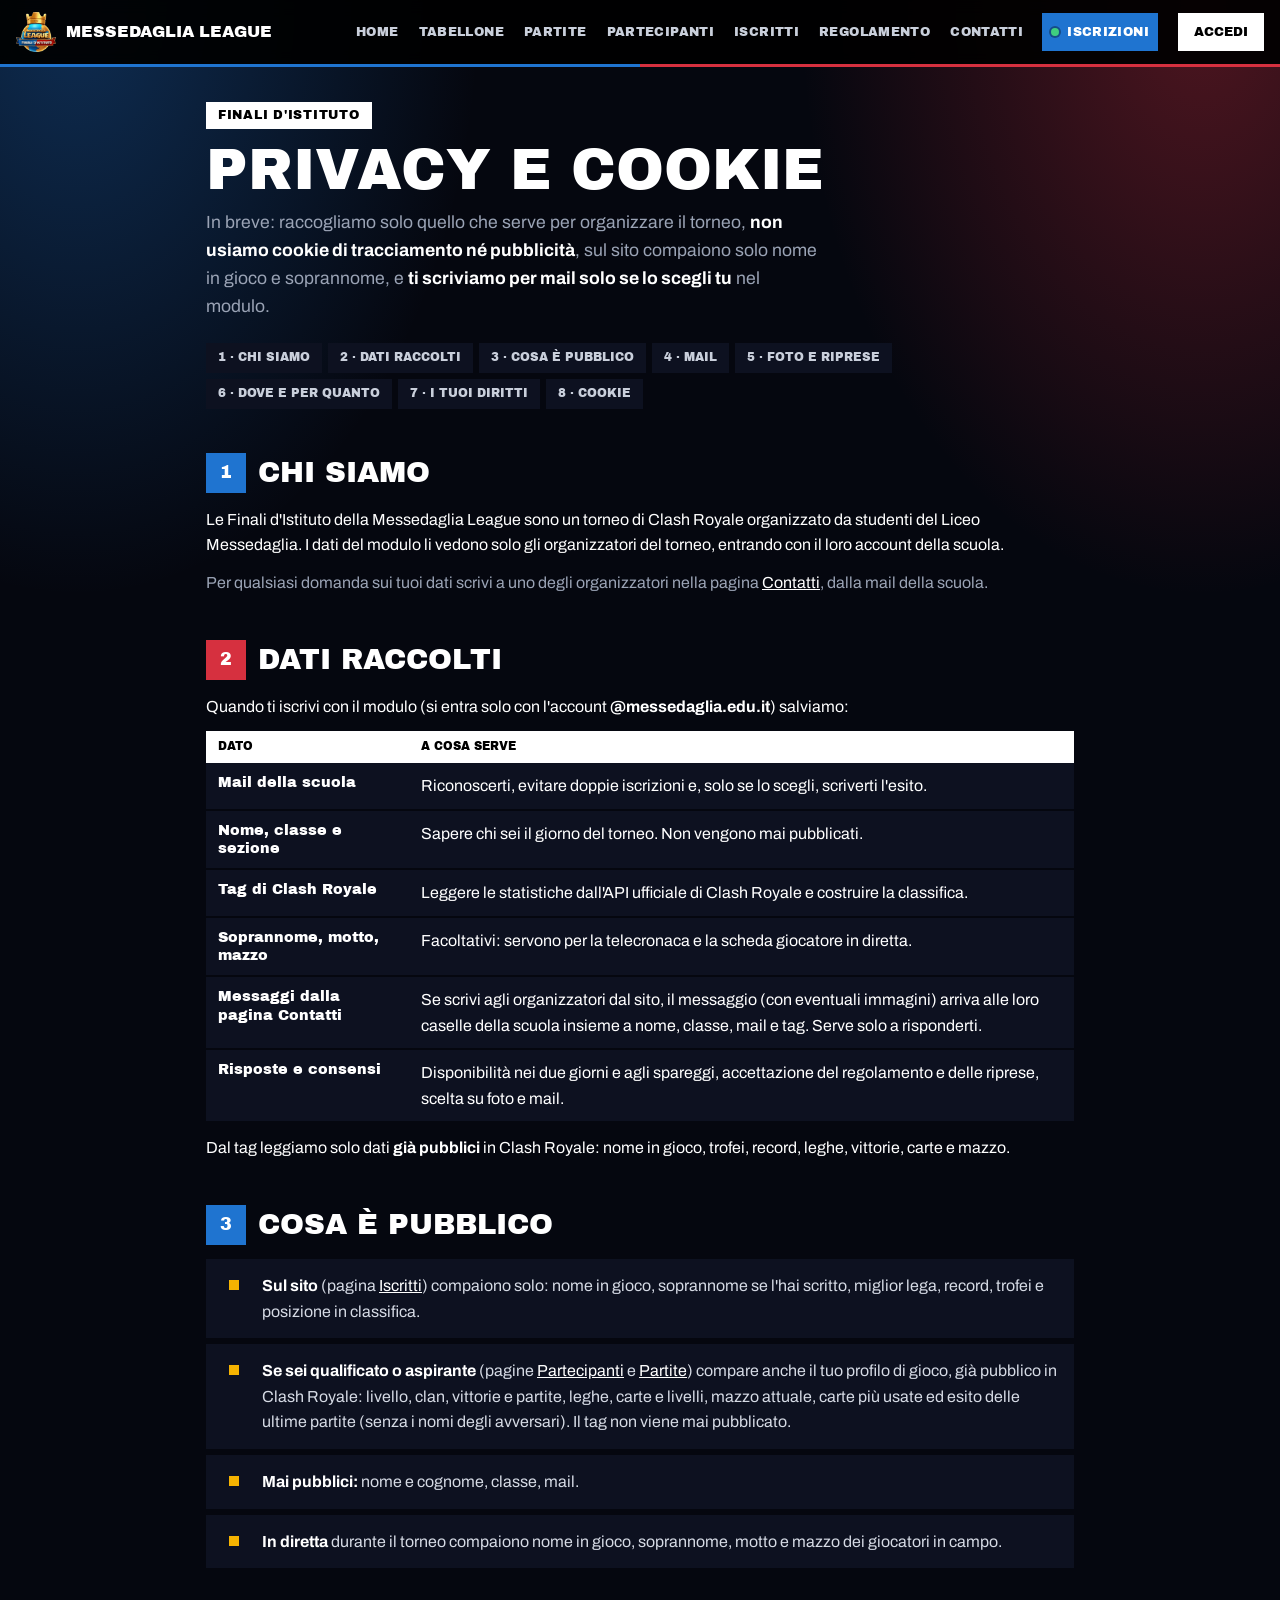
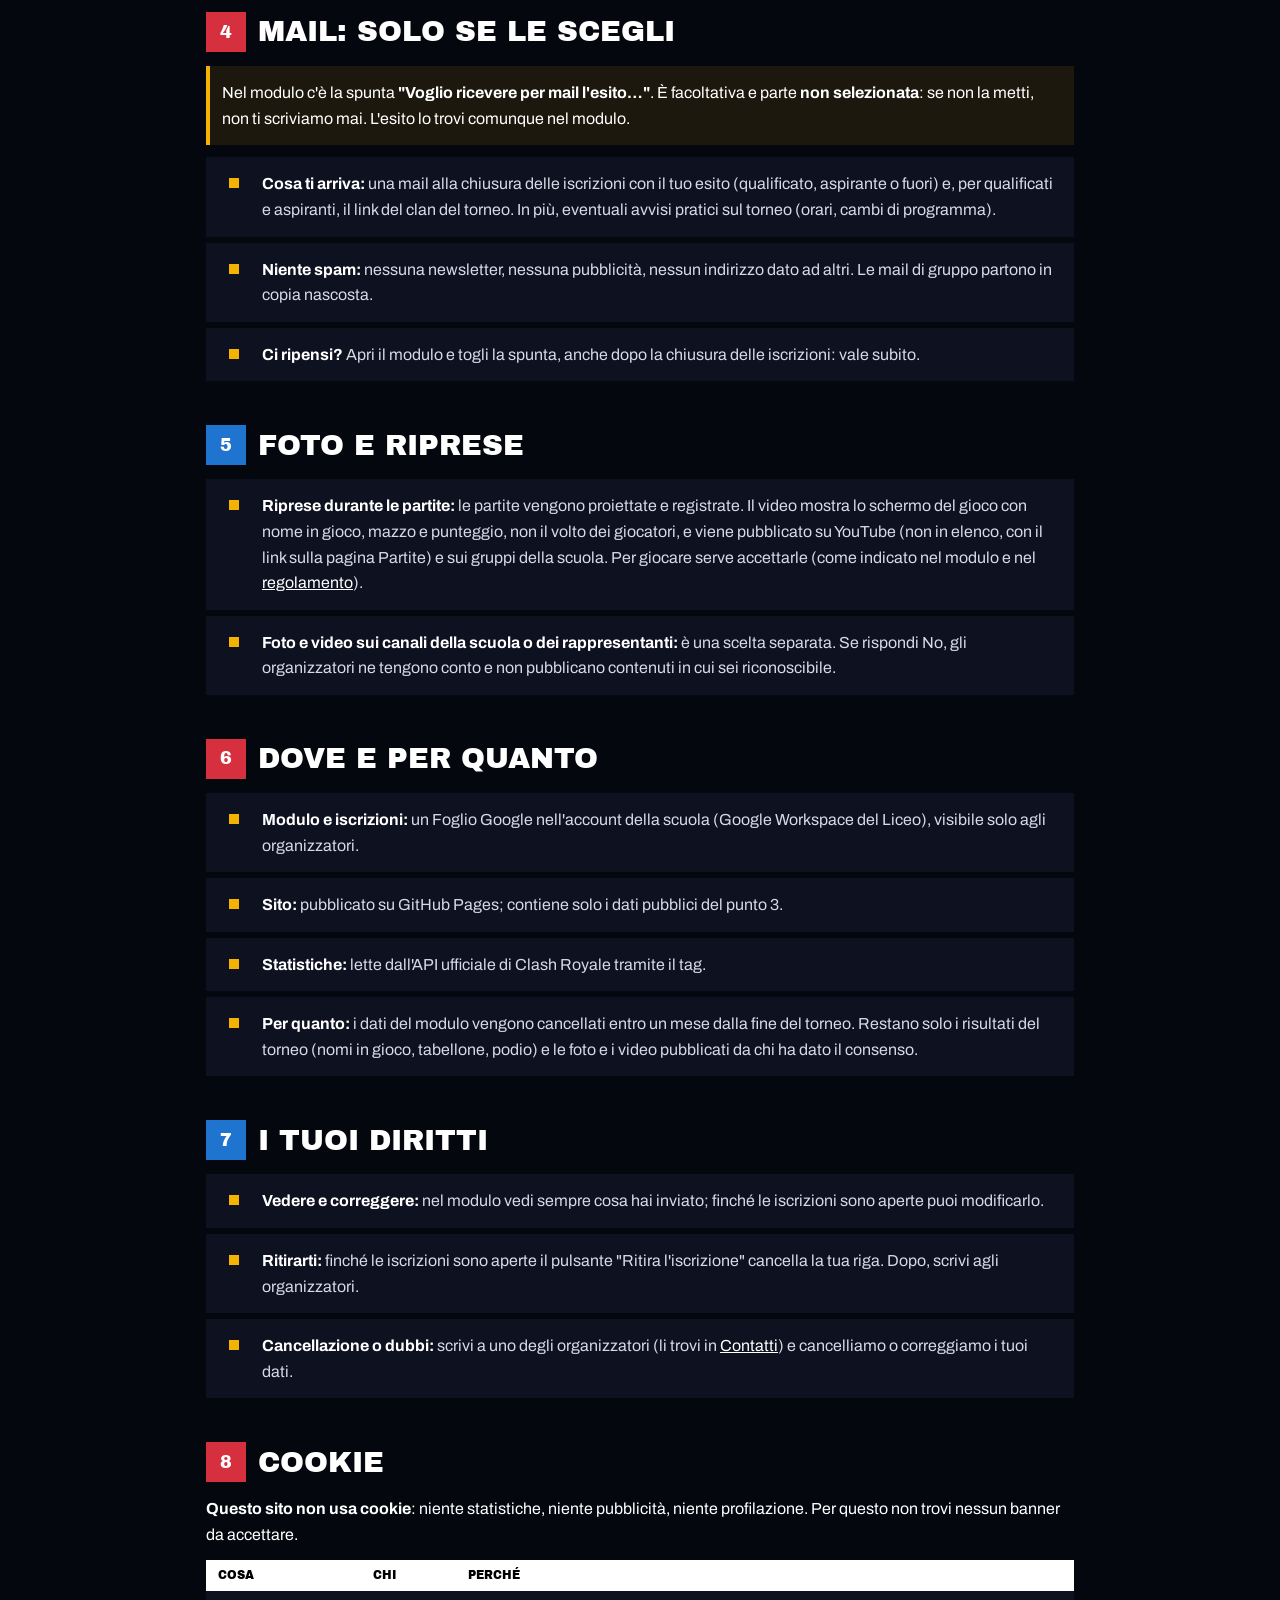
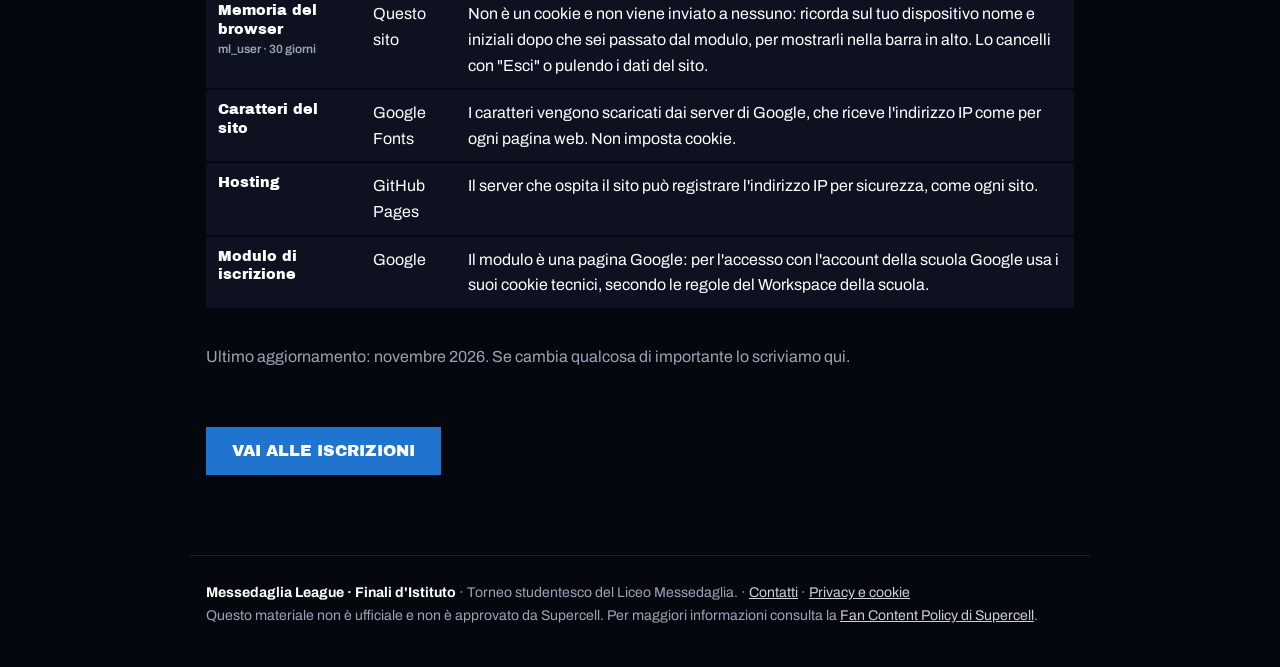
<file: privacy.html>
<!DOCTYPE html>
<html lang="it">
<head>
<meta charset="UTF-8">
<meta name="viewport" content="width=device-width, initial-scale=1, viewport-fit=cover">
<title>Privacy e cookie · Messedaglia League</title>
<meta name="description" content="Come la Messedaglia League usa i dati delle iscrizioni alle Finali d'Istituto: cosa raccogliamo, cosa è pubblico, mail solo su scelta, nessun cookie di tracciamento.">
<!-- Anteprima quando il link viene condiviso (WhatsApp, Instagram, Telegram, Discord…) -->
<meta property="og:type" content="website">
<meta property="og:site_name" content="Messedaglia League">
<meta property="og:title" content="Privacy e cookie · Messedaglia League">
<meta property="og:description" content="Come la Messedaglia League usa i dati delle iscrizioni alle Finali d'Istituto: cosa raccogliamo, cosa è pubblico, mail solo su scelta, nessun cookie di tracciamento.">
<meta property="og:url" content="https://messeleague.github.io/messedaglia-league/privacy.html">
<meta property="og:image" content="https://messeleague.github.io/messedaglia-league/img/anteprima-2.jpg">
<meta property="og:image:width" content="1200">
<meta property="og:image:height" content="630">
<meta property="og:image:alt" content="Messedaglia League · Finali d'Istituto">
<meta property="og:locale" content="it_IT">
<meta name="twitter:card" content="summary_large_image">
<meta name="theme-color" content="#05070f">
<link rel="icon" type="image/png" href="img/favicon.png">
<link rel="apple-touch-icon" href="img/apple-touch-icon.png">
<link rel="preconnect" href="https://fonts.googleapis.com">
<link rel="preconnect" href="https://fonts.gstatic.com" crossorigin>
<link rel="stylesheet" href="https://fonts.googleapis.com/css2?family=Archivo+Black&family=Archivo:wght@400;600;800&display=swap">
<link rel="stylesheet" href="nav.css">
<style>
  /* Privacy: stesso stile del regolamento */
  :root {
    --bg: #05070f; --panel: #0d1120; --panel-2: #121830; --line: #1d2335; --text: #fff; --muted: #9aa3b5; --grey: #4a4d55;
    --blue: #1f74d0; --red: #d6303f; --gold: #f5b301;
    --display: "Archivo Black", "Arial Black", sans-serif;
    --body: "Archivo", "Segoe UI", system-ui, sans-serif;
    color-scheme: dark;
  }
  * { box-sizing: border-box; }
  html { scroll-behavior: smooth; scroll-padding-top: 84px; }
  body {
    margin: 0; color: var(--text); font: 400 16px/1.6 var(--body);
    background:
      radial-gradient(45% 22% at 6% 0, rgba(31, 116, 208, 0.35), transparent 70%),
      radial-gradient(45% 22% at 94% 0, rgba(214, 48, 63, 0.35), transparent 70%),
      var(--bg);
  }
  main { max-width: 900px; margin: 0 auto; padding: 34px max(16px, env(safe-area-inset-right, 0px)) 80px max(16px, env(safe-area-inset-left, 0px)); }
  h1 { font: 400 clamp(2.2rem, 8vw, 3.6rem)/1 var(--display); text-transform: uppercase; margin: 12px 0 10px; }
  .lead { color: var(--muted); font-size: 1.1rem; margin: 0 0 22px; max-width: 62ch; }
  .lead b { color: var(--text); }
  .chip { display: inline-block; padding: 6px 12px; background: #fff; color: #000; font: 400 .78rem/1.2 var(--display); text-transform: uppercase; letter-spacing: .06em; }

  /* Indice */
  .toc { display: flex; flex-wrap: wrap; gap: 6px; margin: 0 0 34px; padding: 0; list-style: none; }
  .toc a { display: block; padding: 9px 12px; background: var(--panel); color: #c9cfdb; text-decoration: none; font: 400 .74rem/1 var(--display); text-transform: uppercase; }
  .toc a:hover, .toc a:focus-visible { background: var(--blue); color: #fff; }

  section { margin-top: 44px; }
  h2 { display: flex; align-items: center; gap: 12px; font: 400 clamp(1.35rem, 4vw, 1.8rem)/1.1 var(--display); text-transform: uppercase; margin: 0 0 14px; }
  h2 .n { flex: none; display: grid; place-items: center; width: 40px; height: 40px; background: var(--blue); font-size: 1.1rem; }
  section:nth-of-type(even) h2 .n { background: var(--red); }
  h3 { font: 400 1rem/1.3 var(--display); text-transform: uppercase; margin: 22px 0 8px; }
  h3 small { font: 600 .85rem/1 var(--body); color: var(--muted); text-transform: none; }
  p { margin: 0 0 12px; }
  .muted { color: var(--muted); }
  strong { color: #fff; }

  /* Regole numerate e puntate: blocchi come sul sito */
  .rules { margin: 0 0 12px; padding: 0; list-style: none; display: grid; gap: 6px; counter-reset: r; }
  .rules > li { position: relative; padding: 14px 16px 14px 56px; background: var(--panel); color: #d5dae4; }
  .rules > li::before { counter-increment: r; content: counter(r); position: absolute; left: 14px; top: 13px; width: 28px; height: 28px; display: grid; place-items: center; background: #fff; color: #000; font: 400 .85rem/1 var(--display); }
  .rules.dots > li::before { content: ""; width: 10px; height: 10px; top: 21px; left: 23px; background: var(--gold); }
  .rules b { color: #fff; }

  /* Tabelle */
  .tw { overflow-x: auto; margin: 0 0 12px; }
  table { width: 100%; border-collapse: collapse; min-width: 480px; }
  th { text-align: left; padding: 9px 12px; background: #fff; color: #000; font: 400 .72rem/1.2 var(--display); text-transform: uppercase; white-space: nowrap; }
  td { padding: 10px 12px; background: var(--panel); border-bottom: 2px solid var(--bg); vertical-align: top; }
  td.c { white-space: nowrap; font: 400 .9rem/1.3 var(--display); }
  .bo { display: inline-block; padding: 3px 7px; background: var(--blue); font: 400 .72rem/1.2 var(--display); }
  .bo.five { background: var(--gold); color: #000; }
  tr.gf td { background: linear-gradient(90deg, rgba(245, 179, 1, 0.18), var(--panel)); }

  .callout { padding: 14px 16px; background: rgba(245, 179, 1, 0.1); box-shadow: inset 4px 0 0 var(--gold); }
  .callout.red { background: rgba(214, 48, 63, 0.12); box-shadow: inset 4px 0 0 var(--red); }
  .back { display: inline-block; margin-top: 46px; padding: 16px 26px; background: var(--blue); color: #fff; text-decoration: none; font: 400 1rem/1 var(--display); text-transform: uppercase; }
  .back:hover { filter: brightness(1.12); }
  footer { max-width: 900px; margin: 0 auto; padding: 26px 16px 40px; color: var(--muted); font-size: .88rem; border-top: 1px solid var(--line); }
  footer a { color: #c9cfdb; }
  td small { font: 600 .75rem/1.2 var(--body); }
  td.c { white-space: normal; min-width: 130px; }
  :focus-visible { outline: 3px solid var(--gold); outline-offset: 3px; }
</style>
</head>
<body>
<nav id="topbar" data-page="privacy" aria-label="Sito"></nav>

<main>
  <span class="chip">Finali d'Istituto</span>
  <h1>Privacy e cookie</h1>
  <p class="lead">In breve: raccogliamo solo quello che serve per organizzare il torneo, <b>non usiamo cookie di tracciamento né pubblicità</b>, sul sito compaiono solo nome in gioco e soprannome, e <b>ti scriviamo per mail solo se lo scegli tu</b> nel modulo.</p>

  <nav aria-label="Indice">
    <ol class="toc">
      <li><a href="#chi">1 · Chi siamo</a></li>
      <li><a href="#dati">2 · Dati raccolti</a></li>
      <li><a href="#pubblico">3 · Cosa è pubblico</a></li>
      <li><a href="#mail">4 · Mail</a></li>
      <li><a href="#foto">5 · Foto e riprese</a></li>
      <li><a href="#dove">6 · Dove e per quanto</a></li>
      <li><a href="#diritti">7 · I tuoi diritti</a></li>
      <li><a href="#cookie">8 · Cookie</a></li>
    </ol>
  </nav>

  <section id="chi" aria-labelledby="p-1">
    <h2 id="p-1"><span class="n">1</span>Chi siamo</h2>
    <p>Le Finali d'Istituto della Messedaglia League sono un torneo di Clash Royale organizzato da studenti del Liceo Messedaglia. I dati del modulo li vedono solo gli organizzatori del torneo, entrando con il loro account della scuola.</p>
    <p class="muted">Per qualsiasi domanda sui tuoi dati scrivi a uno degli organizzatori nella pagina <a href="contatti.html" style="color:#fff">Contatti</a>, dalla mail della scuola.</p>
  </section>

  <section id="dati" aria-labelledby="p-2">
    <h2 id="p-2"><span class="n">2</span>Dati raccolti</h2>
    <p>Quando ti iscrivi con il modulo (si entra solo con l'account <b>@messedaglia.edu.it</b>) salviamo:</p>
    <div class="tw"><table>
      <thead><tr><th>Dato</th><th>A cosa serve</th></tr></thead>
      <tbody>
        <tr><td class="c">Mail della scuola</td><td>Riconoscerti, evitare doppie iscrizioni e, solo se lo scegli, scriverti l'esito.</td></tr>
        <tr><td class="c">Nome, classe e sezione</td><td>Sapere chi sei il giorno del torneo. Non vengono mai pubblicati.</td></tr>
        <tr><td class="c">Tag di Clash Royale</td><td>Leggere le statistiche dall'API ufficiale di Clash Royale e costruire la classifica.</td></tr>
        <tr><td class="c">Soprannome, motto, mazzo</td><td>Facoltativi: servono per la telecronaca e la scheda giocatore in diretta.</td></tr>
        <tr><td class="c">Messaggi dalla pagina Contatti</td><td>Se scrivi agli organizzatori dal sito, il messaggio (con eventuali immagini) arriva alle loro caselle della scuola insieme a nome, classe, mail e tag. Serve solo a risponderti.</td></tr>
        <tr><td class="c">Risposte e consensi</td><td>Disponibilità nei due giorni e agli spareggi, accettazione del regolamento e delle riprese, scelta su foto e mail.</td></tr>
      </tbody>
    </table></div>
    <p>Dal tag leggiamo solo dati <b>già pubblici</b> in Clash Royale: nome in gioco, trofei, record, leghe, vittorie, carte e mazzo.</p>
  </section>

  <section id="pubblico" aria-labelledby="p-3">
    <h2 id="p-3"><span class="n">3</span>Cosa è pubblico</h2>
    <ul class="rules dots">
      <li><b>Sul sito</b> (pagina <a href="iscritti.html" style="color:#fff">Iscritti</a>) compaiono solo: nome in gioco, soprannome se l'hai scritto, miglior lega, record, trofei e posizione in classifica.</li>
      <li><b>Se sei qualificato o aspirante</b> (pagine <a href="partecipanti.html" style="color:#fff">Partecipanti</a> e <a href="partite.html" style="color:#fff">Partite</a>) compare anche il tuo profilo di gioco, già pubblico in Clash Royale: livello, clan, vittorie e partite, leghe, carte e livelli, mazzo attuale, carte più usate ed esito delle ultime partite (senza i nomi degli avversari). Il tag non viene mai pubblicato.</li>
      <li><b>Mai pubblici:</b> nome e cognome, classe, mail.</li>
      <li><b>In diretta</b> durante il torneo compaiono nome in gioco, soprannome, motto e mazzo dei giocatori in campo.</li>
    </ul>
  </section>

  <section id="mail" aria-labelledby="p-4">
    <h2 id="p-4"><span class="n">4</span>Mail: solo se le scegli</h2>
    <div class="callout">Nel modulo c'è la spunta <b>"Voglio ricevere per mail l'esito…"</b>. È facoltativa e parte <b>non selezionata</b>: se non la metti, non ti scriviamo mai. L'esito lo trovi comunque nel modulo.</div>
    <ul class="rules dots" style="margin-top:12px">
      <li><b>Cosa ti arriva:</b> una mail alla chiusura delle iscrizioni con il tuo esito (qualificato, aspirante o fuori) e, per qualificati e aspiranti, il link del clan del torneo. In più, eventuali avvisi pratici sul torneo (orari, cambi di programma).</li>
      <li><b>Niente spam:</b> nessuna newsletter, nessuna pubblicità, nessun indirizzo dato ad altri. Le mail di gruppo partono in copia nascosta.</li>
      <li><b>Ci ripensi?</b> Apri il modulo e togli la spunta, anche dopo la chiusura delle iscrizioni: vale subito.</li>
    </ul>
  </section>

  <section id="foto" aria-labelledby="p-5">
    <h2 id="p-5"><span class="n">5</span>Foto e riprese</h2>
    <ul class="rules dots">
      <li><b>Riprese durante le partite:</b> le partite vengono proiettate e registrate. Il video mostra lo schermo del gioco con nome in gioco, mazzo e punteggio, non il volto dei giocatori, e viene pubblicato su YouTube (non in elenco, con il link sulla pagina Partite) e sui gruppi della scuola. Per giocare serve accettarle (come indicato nel modulo e nel <a href="regolamento.html" style="color:#fff">regolamento</a>).</li>
      <li><b>Foto e video sui canali della scuola o dei rappresentanti:</b> è una scelta separata. Se rispondi No, gli organizzatori ne tengono conto e non pubblicano contenuti in cui sei riconoscibile.</li>
    </ul>
  </section>

  <section id="dove" aria-labelledby="p-6">
    <h2 id="p-6"><span class="n">6</span>Dove e per quanto</h2>
    <ul class="rules dots">
      <li><b>Modulo e iscrizioni:</b> un Foglio Google nell'account della scuola (Google Workspace del Liceo), visibile solo agli organizzatori.</li>
      <li><b>Sito:</b> pubblicato su GitHub Pages; contiene solo i dati pubblici del punto 3.</li>
      <li><b>Statistiche:</b> lette dall'API ufficiale di Clash Royale tramite il tag.</li>
      <li><b>Per quanto:</b> i dati del modulo vengono cancellati entro un mese dalla fine del torneo. Restano solo i risultati del torneo (nomi in gioco, tabellone, podio) e le foto e i video pubblicati da chi ha dato il consenso.</li>
    </ul>
  </section>

  <section id="diritti" aria-labelledby="p-7">
    <h2 id="p-7"><span class="n">7</span>I tuoi diritti</h2>
    <ul class="rules dots">
      <li><b>Vedere e correggere:</b> nel modulo vedi sempre cosa hai inviato; finché le iscrizioni sono aperte puoi modificarlo.</li>
      <li><b>Ritirarti:</b> finché le iscrizioni sono aperte il pulsante "Ritira l'iscrizione" cancella la tua riga. Dopo, scrivi agli organizzatori.</li>
      <li><b>Cancellazione o dubbi:</b> scrivi a uno degli organizzatori (li trovi in <a href="contatti.html" style="color:#fff">Contatti</a>) e cancelliamo o correggiamo i tuoi dati.</li>
    </ul>
  </section>

  <section id="cookie" aria-labelledby="p-8">
    <h2 id="p-8"><span class="n">8</span>Cookie</h2>
    <p><b>Questo sito non usa cookie</b>: niente statistiche, niente pubblicità, niente profilazione. Per questo non trovi nessun banner da accettare.</p>
    <div class="tw"><table>
      <thead><tr><th>Cosa</th><th>Chi</th><th>Perché</th></tr></thead>
      <tbody>
        <tr><td class="c">Memoria del browser<br><small class="muted">ml_user · 30 giorni</small></td><td>Questo sito</td><td>Non è un cookie e non viene inviato a nessuno: ricorda sul tuo dispositivo nome e iniziali dopo che sei passato dal modulo, per mostrarli nella barra in alto. Lo cancelli con "Esci" o pulendo i dati del sito.</td></tr>
        <tr><td class="c">Caratteri del sito</td><td>Google Fonts</td><td>I caratteri vengono scaricati dai server di Google, che riceve l'indirizzo IP come per ogni pagina web. Non imposta cookie.</td></tr>
        <tr><td class="c">Hosting</td><td>GitHub Pages</td><td>Il server che ospita il sito può registrare l'indirizzo IP per sicurezza, come ogni sito.</td></tr>
        <tr><td class="c">Modulo di iscrizione</td><td>Google</td><td>Il modulo è una pagina Google: per l'accesso con l'account della scuola Google usa i suoi cookie tecnici, secondo le regole del Workspace della scuola.</td></tr>
      </tbody>
    </table></div>
  </section>

  <p class="muted" style="margin-top:34px">Ultimo aggiornamento: novembre 2026. Se cambia qualcosa di importante lo scriviamo qui.</p>
  <a class="back" href="iscrizioni.html">Vai alle iscrizioni</a>
</main>

<footer>
  <strong>Messedaglia League · Finali d'Istituto</strong> · Torneo studentesco del Liceo Messedaglia. · <a href="contatti.html">Contatti</a> · <a href="privacy.html">Privacy e cookie</a><br>
  Questo materiale non è ufficiale e non è approvato da Supercell. Per maggiori informazioni consulta la <a href="https://supercell.com/en/fan-content-policy/" target="_blank" rel="noopener">Fan Content Policy di Supercell</a>.
</footer>

<script src="config.js"></script>
<!-- Dati aggiornati spesso: il parametro cambia ogni minuto, cosi' il browser non tiene una copia vecchia -->
<script>document.write('<script src="pubblico.js?t=' + Math.floor(Date.now() / 60000) + '"><\/script>');</script>
<script src="nav.js"></script>
</body>
</html>
</file>
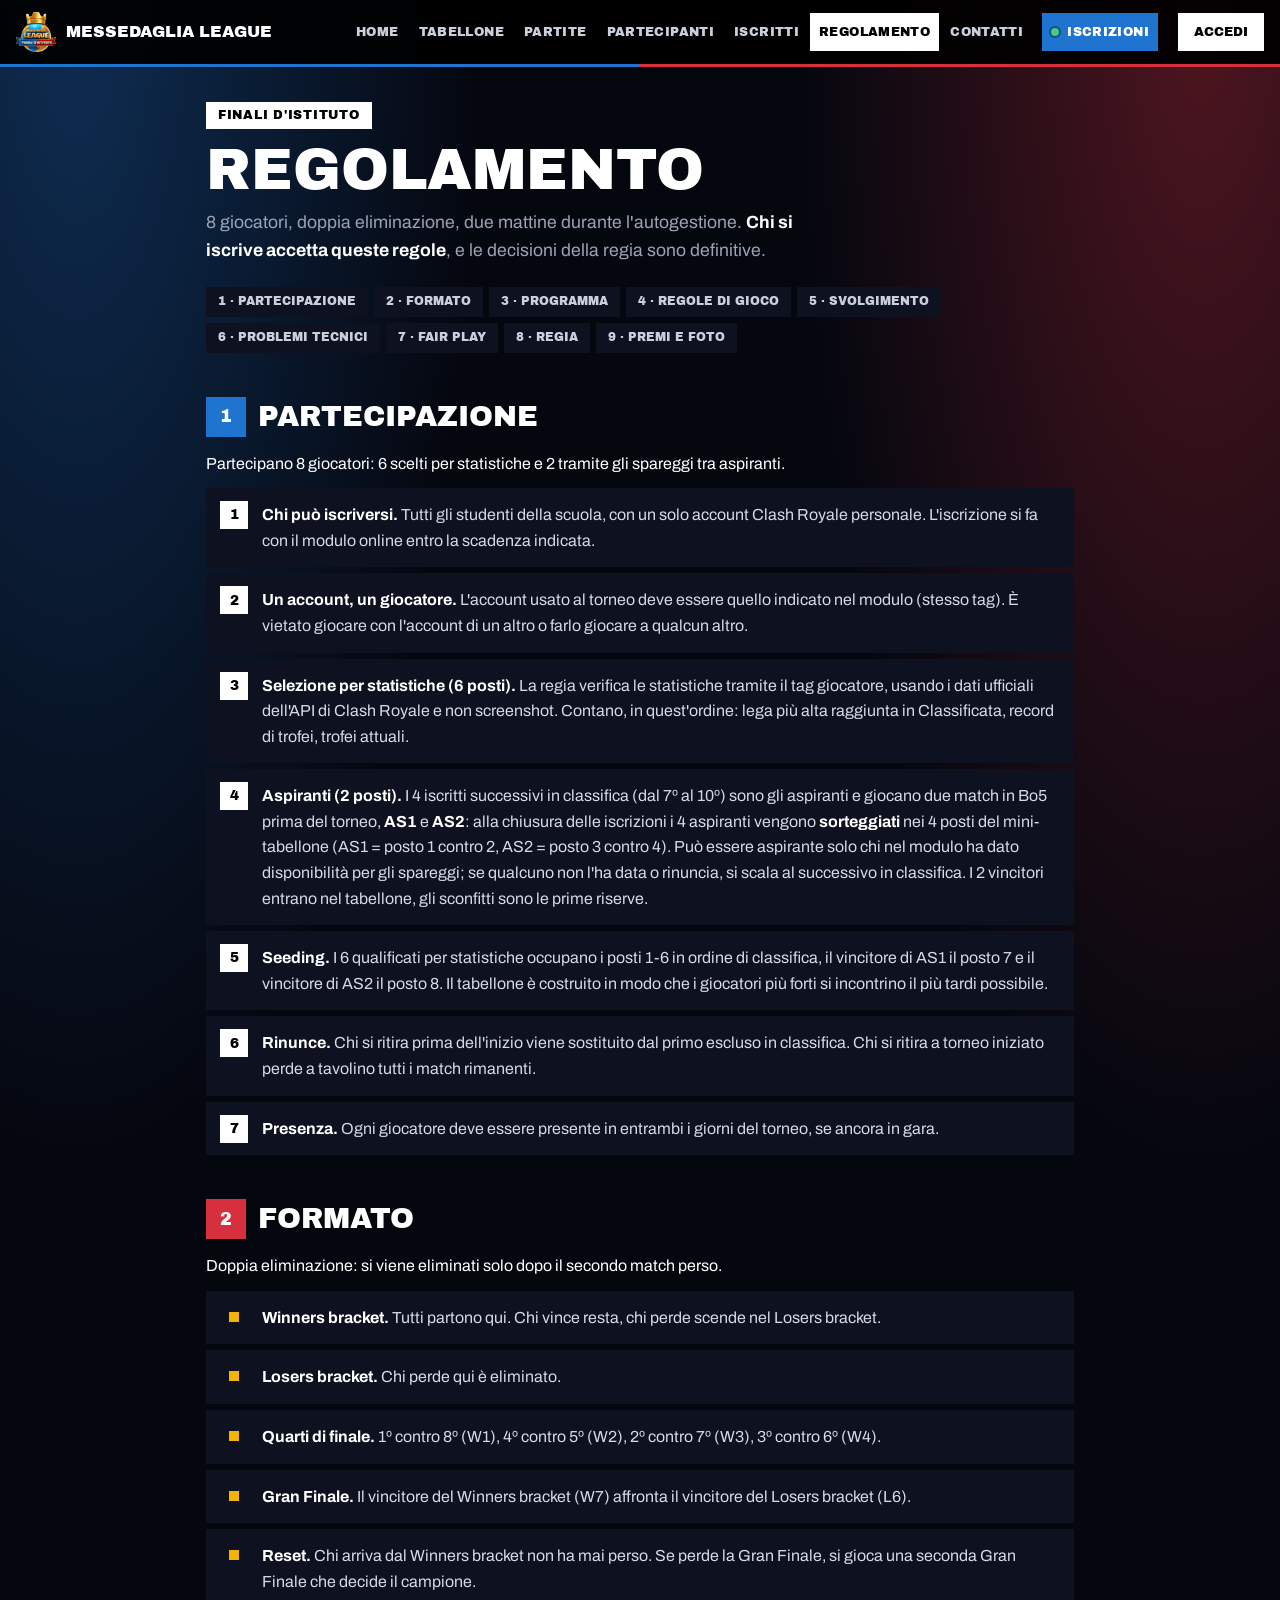
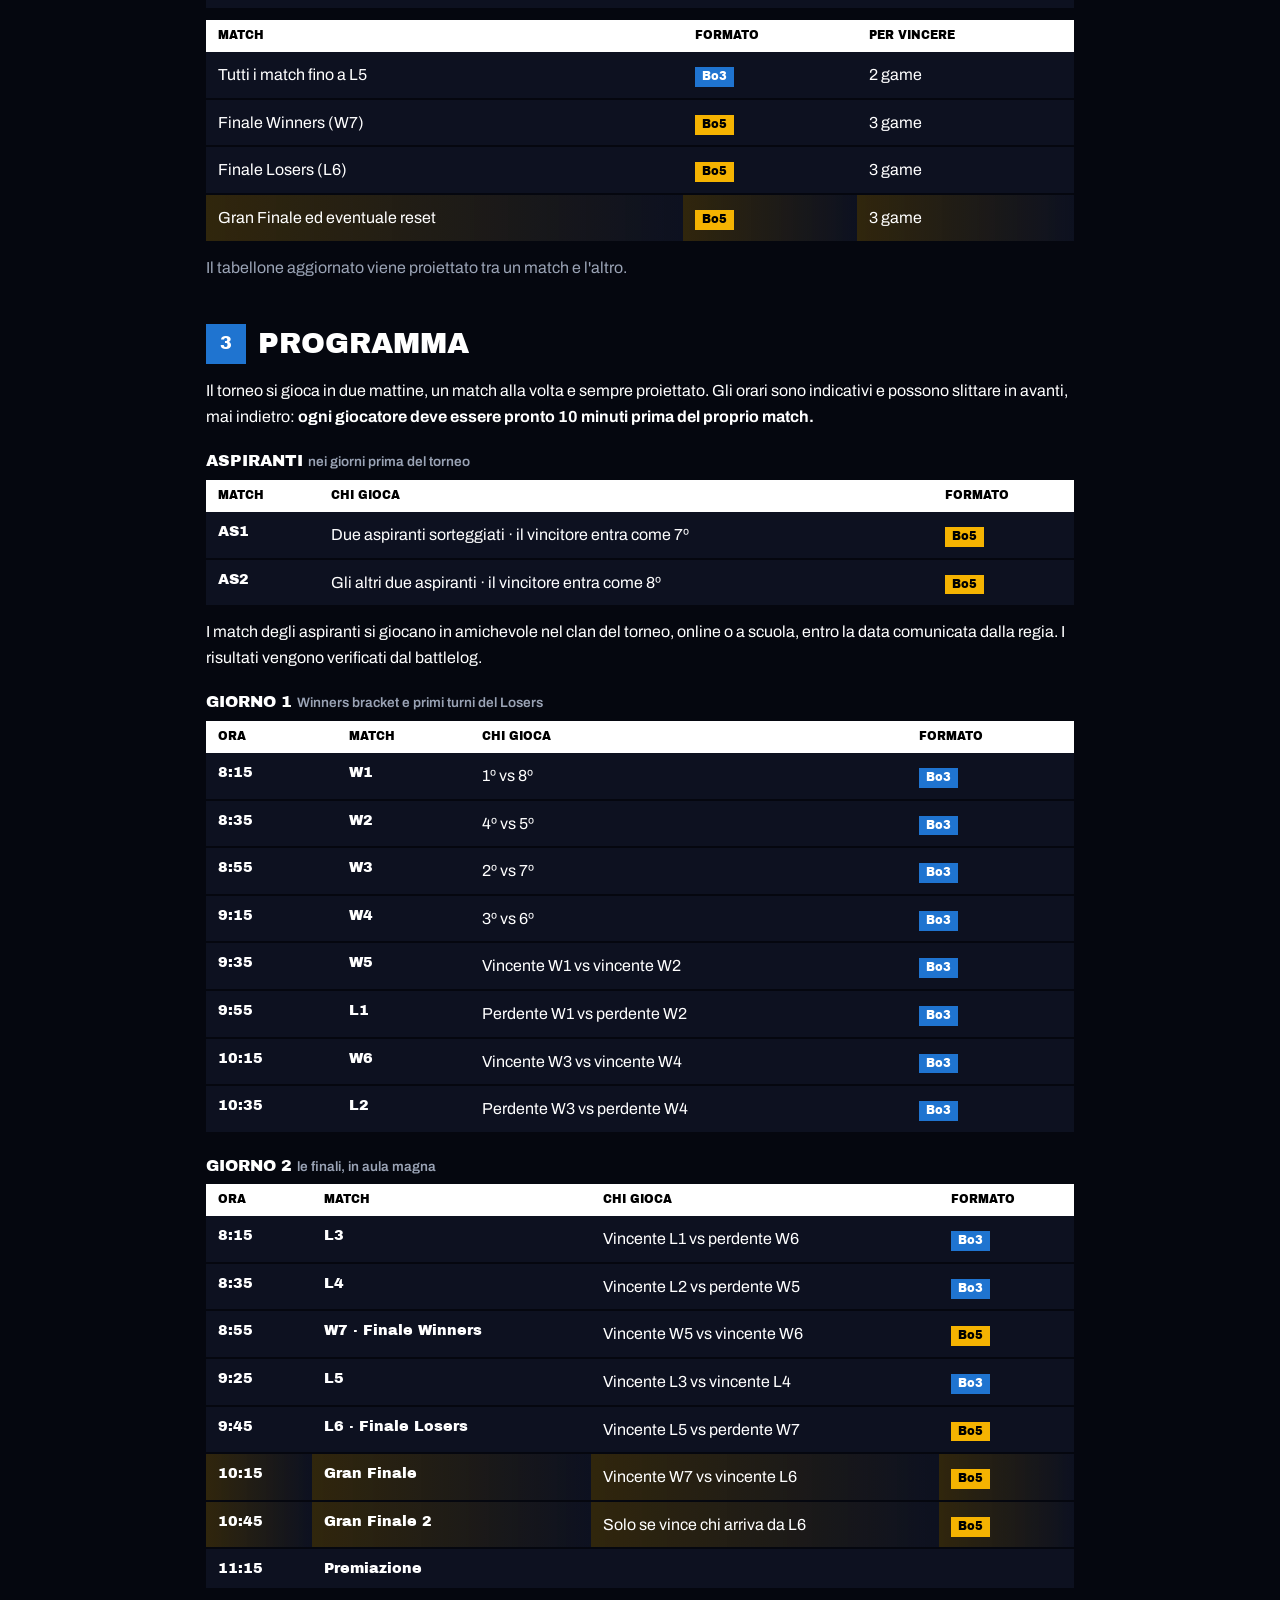
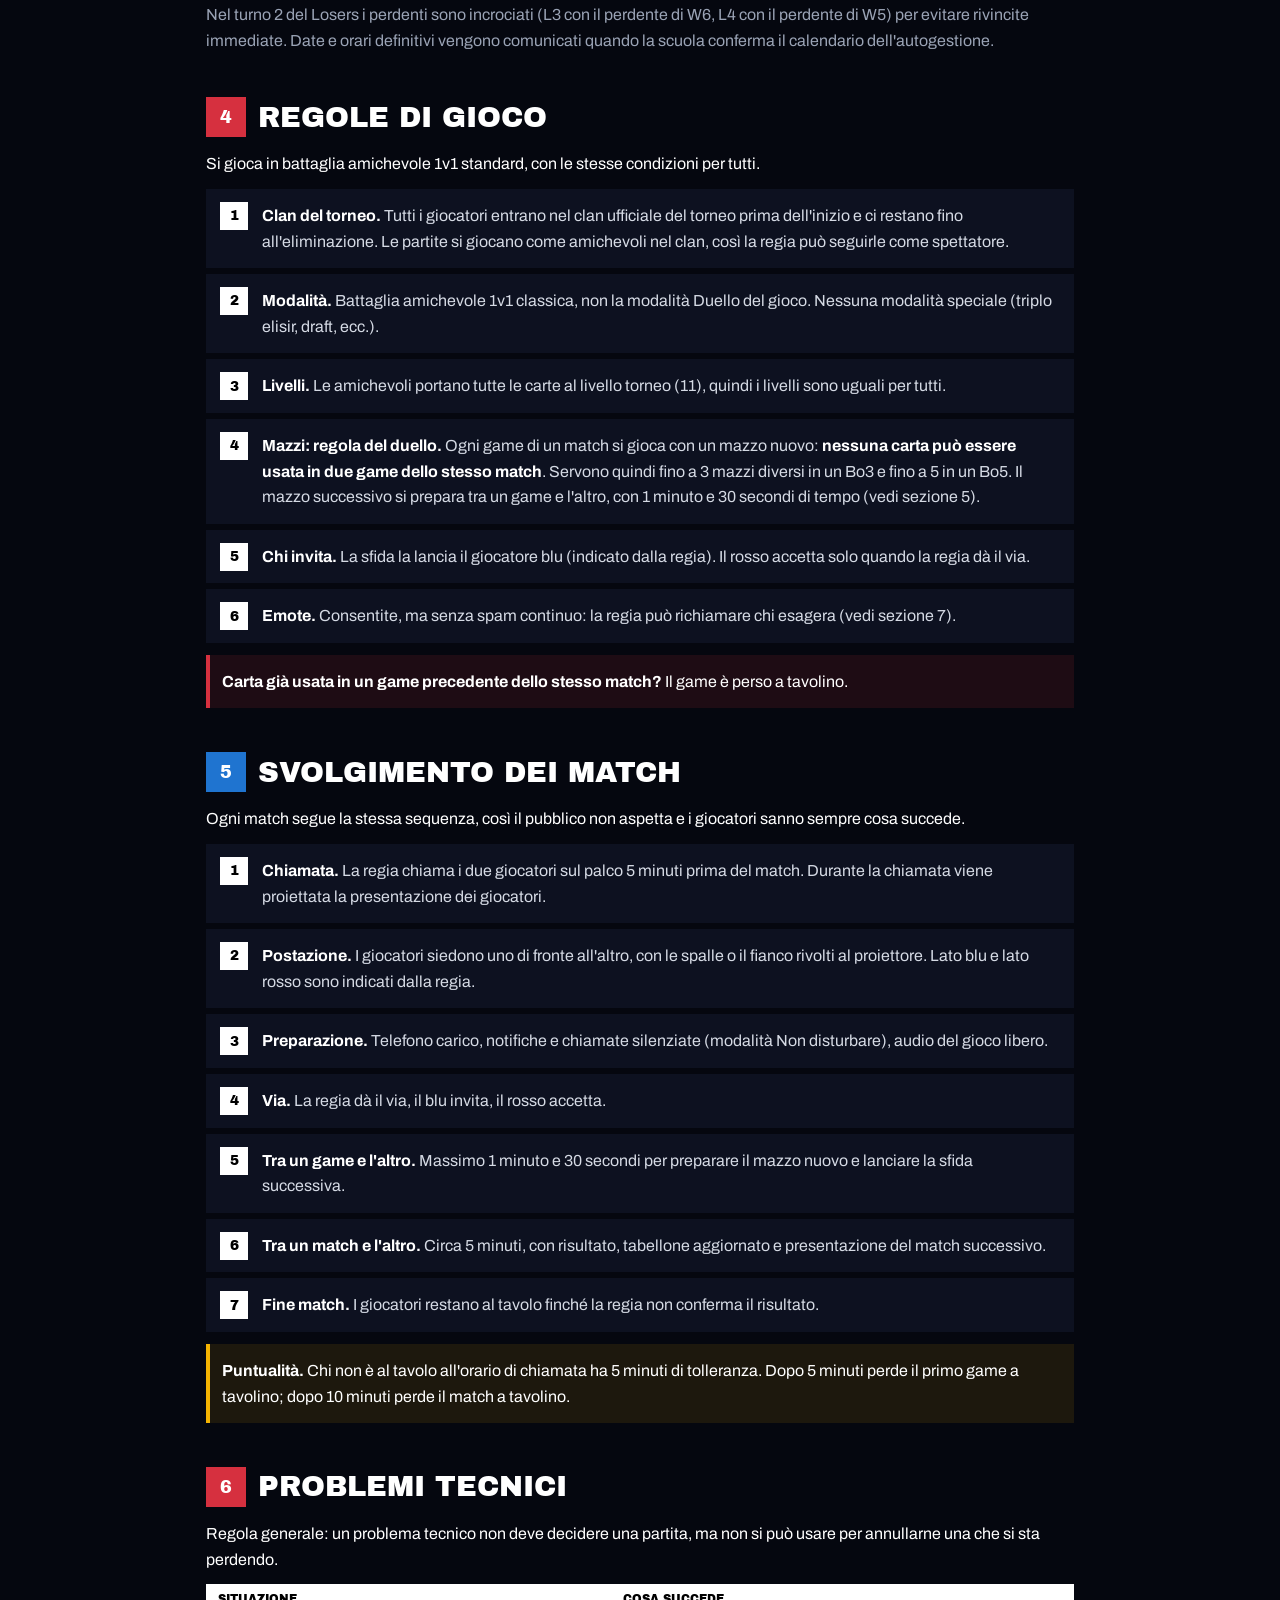
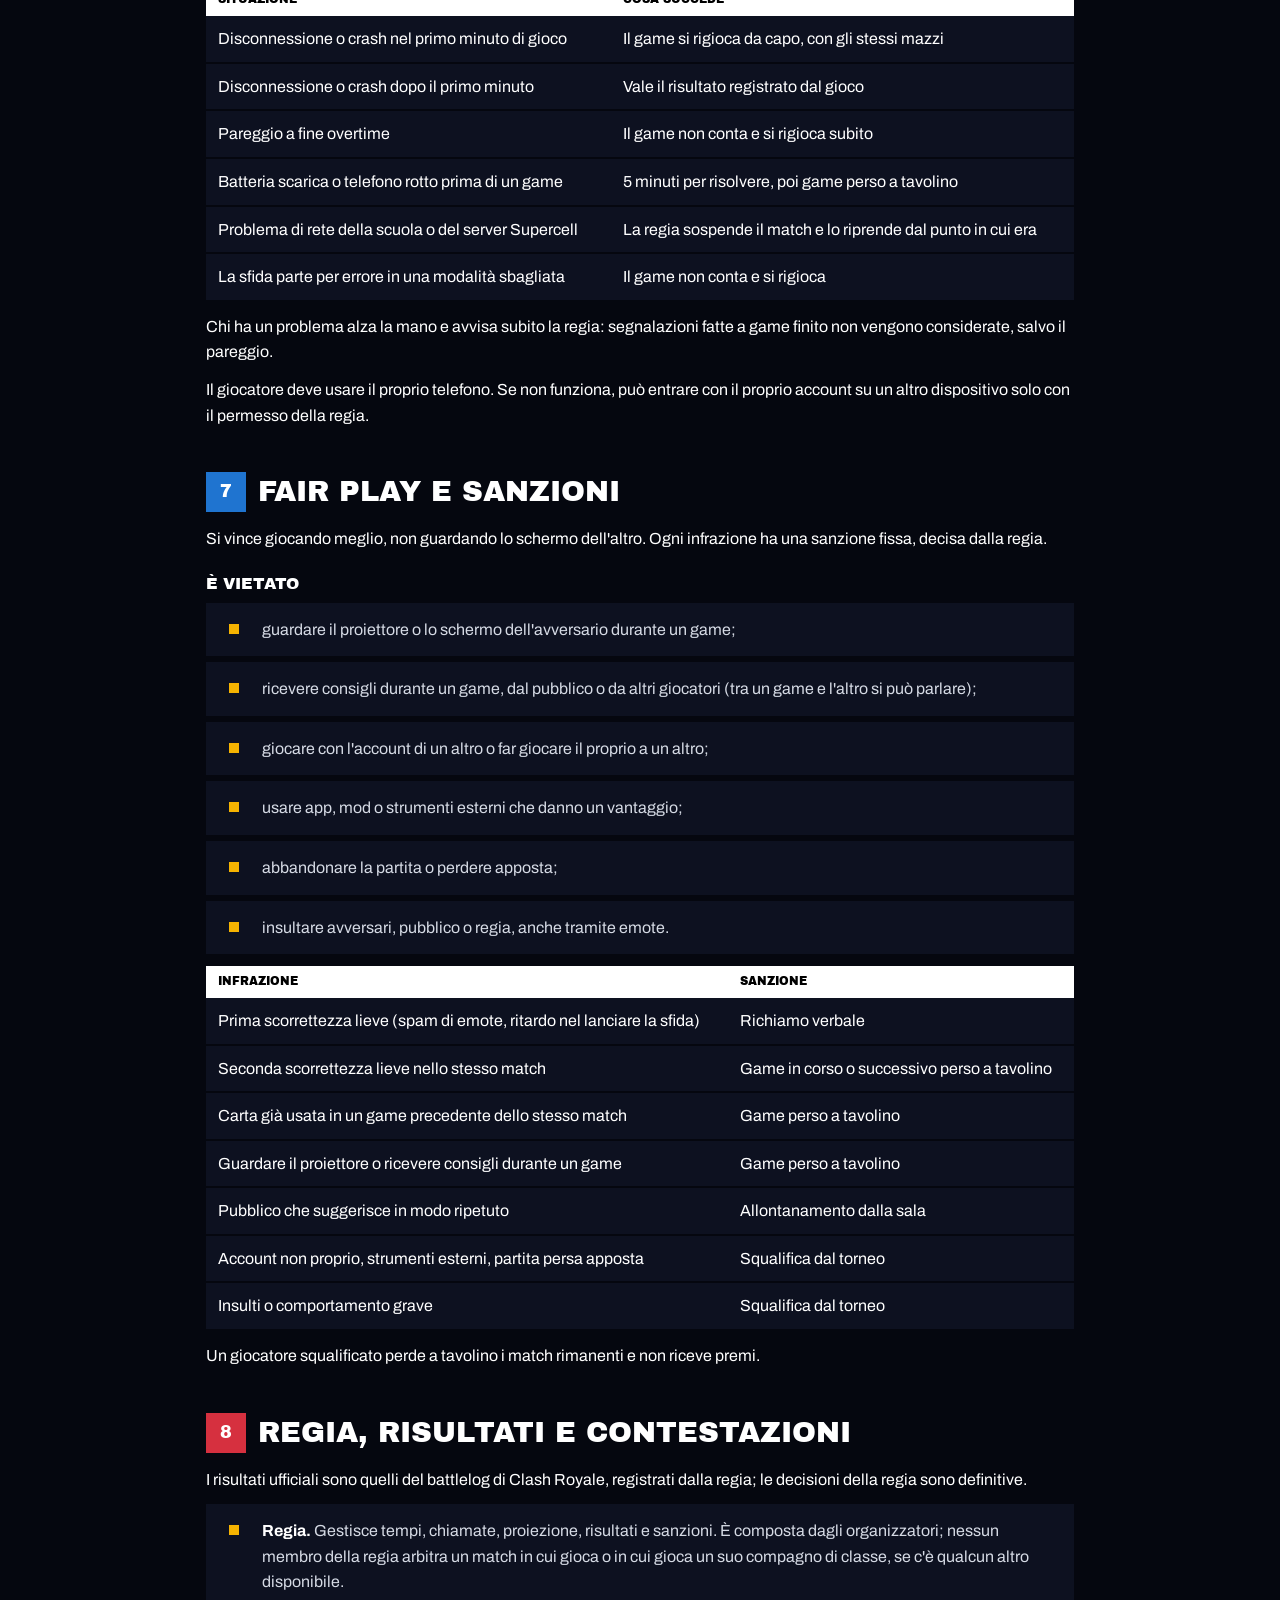
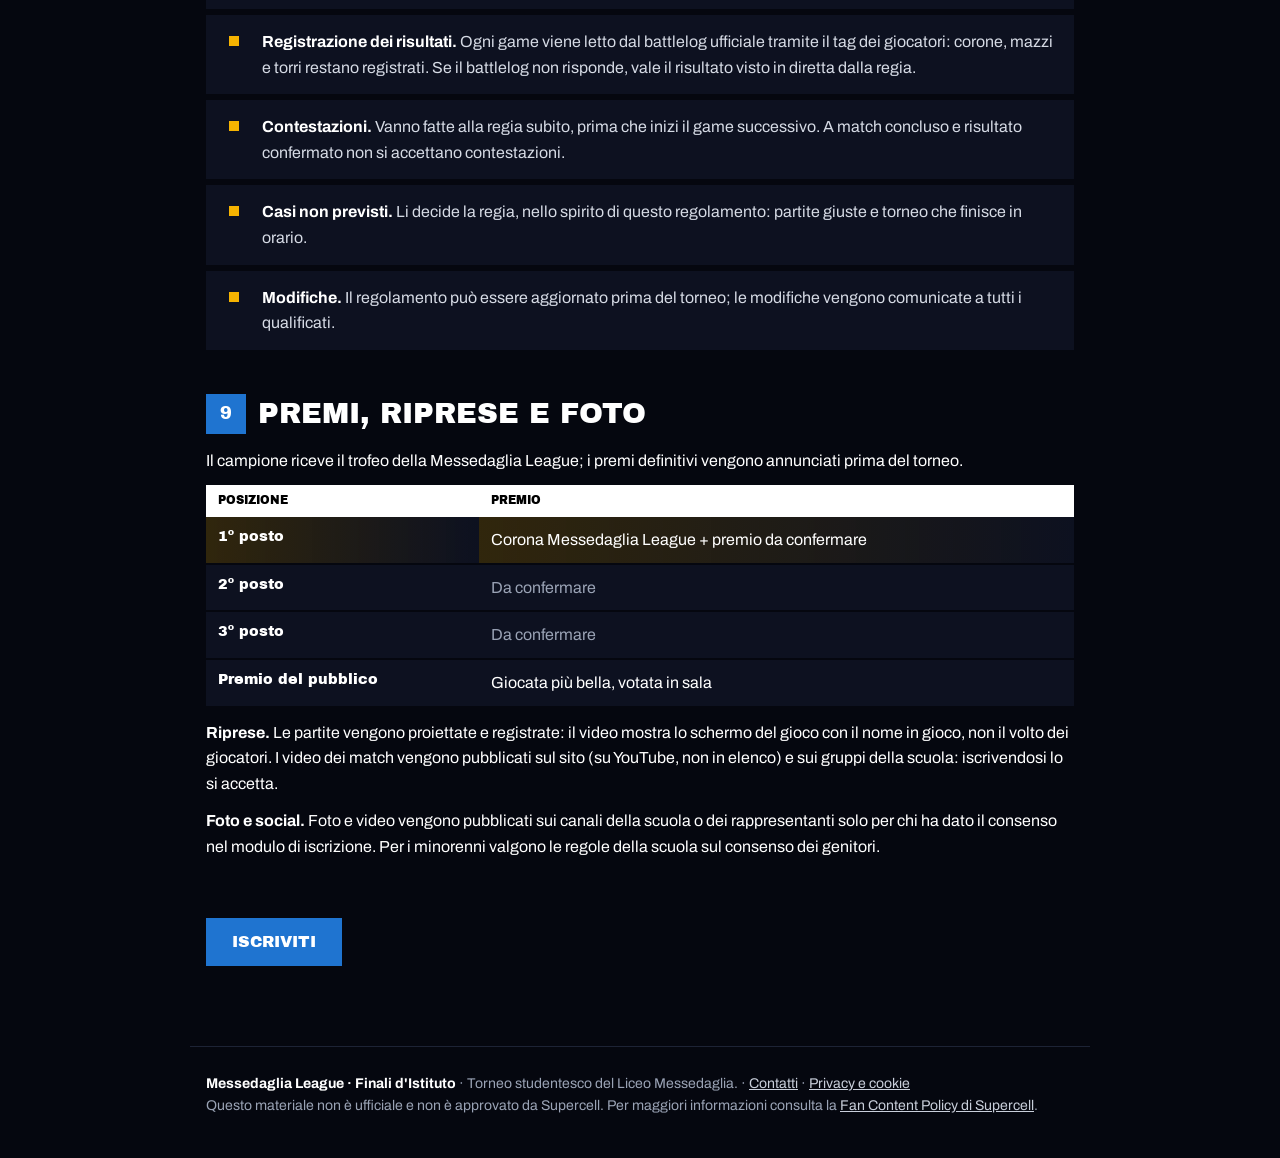
<file: regolamento.html>
<!DOCTYPE html>
<html lang="it">
<head>
<meta charset="UTF-8">
<meta name="viewport" content="width=device-width, initial-scale=1, viewport-fit=cover">
<title>Regolamento · Messedaglia League</title>
<meta name="description" content="Il regolamento completo delle Finali d'Istituto della Messedaglia League: selezione, aspiranti, formato, programma, regole di gioco, problemi tecnici e sanzioni.">
<!-- Anteprima quando il link viene condiviso (WhatsApp, Instagram, Telegram, Discord…) -->
<meta property="og:type" content="website">
<meta property="og:site_name" content="Messedaglia League">
<meta property="og:title" content="Regolamento · Messedaglia League">
<meta property="og:description" content="Il regolamento completo delle Finali d'Istituto della Messedaglia League: selezione, aspiranti, formato, programma, regole di gioco e sanzioni.">
<meta property="og:url" content="https://messeleague.github.io/messedaglia-league/regolamento.html">
<meta property="og:image" content="https://messeleague.github.io/messedaglia-league/img/anteprima-2.jpg">
<meta property="og:image:width" content="1200">
<meta property="og:image:height" content="630">
<meta property="og:image:alt" content="Messedaglia League · Finali d'Istituto">
<meta property="og:locale" content="it_IT">
<meta name="twitter:card" content="summary_large_image">
<meta name="theme-color" content="#05070f">
<link rel="icon" type="image/png" href="img/favicon.png">
<link rel="apple-touch-icon" href="img/apple-touch-icon.png">
<link rel="preconnect" href="https://fonts.googleapis.com">
<link rel="preconnect" href="https://fonts.gstatic.com" crossorigin>
<link rel="stylesheet" href="https://fonts.googleapis.com/css2?family=Archivo+Black&family=Archivo:wght@400;600;800&display=swap">
<link rel="stylesheet" href="nav.css">
<style>
  /* Regolamento: stesso stile del sito, pensato per essere letto (anche da telefono) */
  :root {
    --bg: #05070f; --panel: #0d1120; --panel-2: #121830; --line: #1d2335; --text: #fff; --muted: #9aa3b5; --grey: #4a4d55;
    --blue: #1f74d0; --red: #d6303f; --gold: #f5b301;
    --display: "Archivo Black", "Arial Black", sans-serif;
    --body: "Archivo", "Segoe UI", system-ui, sans-serif;
    color-scheme: dark;
  }
  * { box-sizing: border-box; }
  html { scroll-behavior: smooth; scroll-padding-top: 84px; }
  body {
    margin: 0; color: var(--text); font: 400 16px/1.6 var(--body);
    background:
      radial-gradient(45% 22% at 6% 0, rgba(31, 116, 208, 0.35), transparent 70%),
      radial-gradient(45% 22% at 94% 0, rgba(214, 48, 63, 0.35), transparent 70%),
      var(--bg);
  }
  main { max-width: 900px; margin: 0 auto; padding: 34px max(16px, env(safe-area-inset-right, 0px)) 80px max(16px, env(safe-area-inset-left, 0px)); }
  h1 { font: 400 clamp(2.2rem, 8vw, 3.6rem)/1 var(--display); text-transform: uppercase; margin: 12px 0 10px; }
  .lead { color: var(--muted); font-size: 1.1rem; margin: 0 0 22px; max-width: 62ch; }
  .lead b { color: var(--text); }
  .chip { display: inline-block; padding: 6px 12px; background: #fff; color: #000; font: 400 .78rem/1.2 var(--display); text-transform: uppercase; letter-spacing: .06em; }

  /* Indice */
  .toc { display: flex; flex-wrap: wrap; gap: 6px; margin: 0 0 34px; padding: 0; list-style: none; }
  .toc a { display: block; padding: 9px 12px; background: var(--panel); color: #c9cfdb; text-decoration: none; font: 400 .74rem/1 var(--display); text-transform: uppercase; }
  .toc a:hover, .toc a:focus-visible { background: var(--blue); color: #fff; }

  section { margin-top: 44px; }
  h2 { display: flex; align-items: center; gap: 12px; font: 400 clamp(1.35rem, 4vw, 1.8rem)/1.1 var(--display); text-transform: uppercase; margin: 0 0 14px; }
  h2 .n { flex: none; display: grid; place-items: center; width: 40px; height: 40px; background: var(--blue); font-size: 1.1rem; }
  section:nth-of-type(even) h2 .n { background: var(--red); }
  h3 { font: 400 1rem/1.3 var(--display); text-transform: uppercase; margin: 22px 0 8px; }
  h3 small { font: 600 .85rem/1 var(--body); color: var(--muted); text-transform: none; }
  p { margin: 0 0 12px; }
  .muted { color: var(--muted); }
  strong { color: #fff; }

  /* Regole numerate e puntate: blocchi come sul sito */
  .rules { margin: 0 0 12px; padding: 0; list-style: none; display: grid; gap: 6px; counter-reset: r; }
  .rules > li { position: relative; padding: 14px 16px 14px 56px; background: var(--panel); color: #d5dae4; }
  .rules > li::before { counter-increment: r; content: counter(r); position: absolute; left: 14px; top: 13px; width: 28px; height: 28px; display: grid; place-items: center; background: #fff; color: #000; font: 400 .85rem/1 var(--display); }
  .rules.dots > li::before { content: ""; width: 10px; height: 10px; top: 21px; left: 23px; background: var(--gold); }
  .rules b { color: #fff; }

  /* Tabelle */
  .tw { overflow-x: auto; margin: 0 0 12px; }
  table { width: 100%; border-collapse: collapse; min-width: 480px; }
  th { text-align: left; padding: 9px 12px; background: #fff; color: #000; font: 400 .72rem/1.2 var(--display); text-transform: uppercase; white-space: nowrap; }
  td { padding: 10px 12px; background: var(--panel); border-bottom: 2px solid var(--bg); vertical-align: top; }
  td.c { white-space: nowrap; font: 400 .9rem/1.3 var(--display); }
  .bo { display: inline-block; padding: 3px 7px; background: var(--blue); font: 400 .72rem/1.2 var(--display); }
  .bo.five { background: var(--gold); color: #000; }
  tr.gf td { background: linear-gradient(90deg, rgba(245, 179, 1, 0.18), var(--panel)); }

  .callout { padding: 14px 16px; background: rgba(245, 179, 1, 0.1); box-shadow: inset 4px 0 0 var(--gold); }
  .callout.red { background: rgba(214, 48, 63, 0.12); box-shadow: inset 4px 0 0 var(--red); }
  .back { display: inline-block; margin-top: 46px; padding: 16px 26px; background: var(--blue); color: #fff; text-decoration: none; font: 400 1rem/1 var(--display); text-transform: uppercase; }
  .back:hover { filter: brightness(1.12); }
  footer { max-width: 900px; margin: 0 auto; padding: 26px 16px 40px; color: var(--muted); font-size: .88rem; border-top: 1px solid var(--line); }
  footer a { color: #c9cfdb; }
  :focus-visible { outline: 3px solid var(--gold); outline-offset: 3px; }
</style>
</head>
<body>
<nav id="topbar" data-page="regolamento" aria-label="Sito"></nav>

<main>
  <span class="chip">Finali d'Istituto</span>
  <h1>Regolamento</h1>
  <p class="lead">8 giocatori, doppia eliminazione, due mattine durante l'autogestione. <b>Chi si iscrive accetta queste regole</b>, e le decisioni della regia sono definitive.</p>

  <nav aria-label="Indice del regolamento">
    <ol class="toc">
      <li><a href="#partecipazione">1 · Partecipazione</a></li>
      <li><a href="#formato">2 · Formato</a></li>
      <li><a href="#programma">3 · Programma</a></li>
      <li><a href="#gioco">4 · Regole di gioco</a></li>
      <li><a href="#svolgimento">5 · Svolgimento</a></li>
      <li><a href="#tecnici">6 · Problemi tecnici</a></li>
      <li><a href="#fairplay">7 · Fair play</a></li>
      <li><a href="#regia">8 · Regia</a></li>
      <li><a href="#premi">9 · Premi e foto</a></li>
    </ol>
  </nav>

  <section id="partecipazione" aria-labelledby="h1-1">
    <h2 id="h1-1"><span class="n">1</span>Partecipazione</h2>
    <p>Partecipano 8 giocatori: 6 scelti per statistiche e 2 tramite gli spareggi tra aspiranti.</p>
    <ol class="rules">
      <li><b>Chi può iscriversi.</b> Tutti gli studenti della scuola, con un solo account Clash Royale personale. L'iscrizione si fa con il modulo online entro la scadenza indicata.</li>
      <li><b>Un account, un giocatore.</b> L'account usato al torneo deve essere quello indicato nel modulo (stesso tag). È vietato giocare con l'account di un altro o farlo giocare a qualcun altro.</li>
      <li><b>Selezione per statistiche (6 posti).</b> La regia verifica le statistiche tramite il tag giocatore, usando i dati ufficiali dell'API di Clash Royale e non screenshot. Contano, in quest'ordine: lega più alta raggiunta in Classificata, record di trofei, trofei attuali.</li>
      <li><b>Aspiranti (2 posti).</b> I 4 iscritti successivi in classifica (dal 7º al 10º) sono gli aspiranti e giocano due match in Bo5 prima del torneo, <b>AS1</b> e <b>AS2</b>: alla chiusura delle iscrizioni i 4 aspiranti vengono <b>sorteggiati</b> nei 4 posti del mini-tabellone (AS1 = posto 1 contro 2, AS2 = posto 3 contro 4). Può essere aspirante solo chi nel modulo ha dato disponibilità per gli spareggi; se qualcuno non l'ha data o rinuncia, si scala al successivo in classifica. I 2 vincitori entrano nel tabellone, gli sconfitti sono le prime riserve.</li>
      <li><b>Seeding.</b> I 6 qualificati per statistiche occupano i posti 1-6 in ordine di classifica, il vincitore di AS1 il posto 7 e il vincitore di AS2 il posto 8. Il tabellone è costruito in modo che i giocatori più forti si incontrino il più tardi possibile.</li>
      <li><b>Rinunce.</b> Chi si ritira prima dell'inizio viene sostituito dal primo escluso in classifica. Chi si ritira a torneo iniziato perde a tavolino tutti i match rimanenti.</li>
      <li><b>Presenza.</b> Ogni giocatore deve essere presente in entrambi i giorni del torneo, se ancora in gara.</li>
    </ol>
  </section>

  <section id="formato" aria-labelledby="h1-2">
    <h2 id="h1-2"><span class="n">2</span>Formato</h2>
    <p>Doppia eliminazione: si viene eliminati solo dopo il secondo match perso.</p>
    <ul class="rules dots">
      <li><b>Winners bracket.</b> Tutti partono qui. Chi vince resta, chi perde scende nel Losers bracket.</li>
      <li><b>Losers bracket.</b> Chi perde qui è eliminato.</li>
      <li><b>Quarti di finale.</b> 1º contro 8º (W1), 4º contro 5º (W2), 2º contro 7º (W3), 3º contro 6º (W4).</li>
      <li><b>Gran Finale.</b> Il vincitore del Winners bracket (W7) affronta il vincitore del Losers bracket (L6).</li>
      <li><b>Reset.</b> Chi arriva dal Winners bracket non ha mai perso. Se perde la Gran Finale, si gioca una seconda Gran Finale che decide il campione.</li>
    </ul>
    <div class="tw"><table>
      <thead><tr><th>Match</th><th>Formato</th><th>Per vincere</th></tr></thead>
      <tbody>
        <tr><td>Tutti i match fino a L5</td><td><span class="bo">Bo3</span></td><td>2 game</td></tr>
        <tr><td>Finale Winners (W7)</td><td><span class="bo five">Bo5</span></td><td>3 game</td></tr>
        <tr><td>Finale Losers (L6)</td><td><span class="bo five">Bo5</span></td><td>3 game</td></tr>
        <tr class="gf"><td>Gran Finale ed eventuale reset</td><td><span class="bo five">Bo5</span></td><td>3 game</td></tr>
      </tbody>
    </table></div>
    <p class="muted">Il tabellone aggiornato viene proiettato tra un match e l'altro.</p>
  </section>

  <section id="programma" aria-labelledby="h1-3">
    <h2 id="h1-3"><span class="n">3</span>Programma</h2>
    <p>Il torneo si gioca in due mattine, un match alla volta e sempre proiettato. Gli orari sono indicativi e possono slittare in avanti, mai indietro: <strong>ogni giocatore deve essere pronto 10 minuti prima del proprio match.</strong></p>

    <h3>Aspiranti <small>nei giorni prima del torneo</small></h3>
    <div class="tw"><table>
      <thead><tr><th>Match</th><th>Chi gioca</th><th>Formato</th></tr></thead>
      <tbody>
        <tr><td class="c">AS1</td><td>Due aspiranti sorteggiati · il vincitore entra come 7º</td><td><span class="bo five">Bo5</span></td></tr>
        <tr><td class="c">AS2</td><td>Gli altri due aspiranti · il vincitore entra come 8º</td><td><span class="bo five">Bo5</span></td></tr>
      </tbody>
    </table></div>
    <p>I match degli aspiranti si giocano in amichevole nel clan del torneo, online o a scuola, entro la data comunicata dalla regia. I risultati vengono verificati dal battlelog.</p>

    <h3>Giorno 1 <small>Winners bracket e primi turni del Losers</small></h3>
    <div class="tw"><table>
      <thead><tr><th>Ora</th><th>Match</th><th>Chi gioca</th><th>Formato</th></tr></thead>
      <tbody>
        <tr><td class="c">8:15</td><td class="c">W1</td><td>1º vs 8º</td><td><span class="bo">Bo3</span></td></tr>
        <tr><td class="c">8:35</td><td class="c">W2</td><td>4º vs 5º</td><td><span class="bo">Bo3</span></td></tr>
        <tr><td class="c">8:55</td><td class="c">W3</td><td>2º vs 7º</td><td><span class="bo">Bo3</span></td></tr>
        <tr><td class="c">9:15</td><td class="c">W4</td><td>3º vs 6º</td><td><span class="bo">Bo3</span></td></tr>
        <tr><td class="c">9:35</td><td class="c">W5</td><td>Vincente W1 vs vincente W2</td><td><span class="bo">Bo3</span></td></tr>
        <tr><td class="c">9:55</td><td class="c">L1</td><td>Perdente W1 vs perdente W2</td><td><span class="bo">Bo3</span></td></tr>
        <tr><td class="c">10:15</td><td class="c">W6</td><td>Vincente W3 vs vincente W4</td><td><span class="bo">Bo3</span></td></tr>
        <tr><td class="c">10:35</td><td class="c">L2</td><td>Perdente W3 vs perdente W4</td><td><span class="bo">Bo3</span></td></tr>
      </tbody>
    </table></div>

    <h3>Giorno 2 <small>le finali, in aula magna</small></h3>
    <div class="tw"><table>
      <thead><tr><th>Ora</th><th>Match</th><th>Chi gioca</th><th>Formato</th></tr></thead>
      <tbody>
        <tr><td class="c">8:15</td><td class="c">L3</td><td>Vincente L1 vs perdente W6</td><td><span class="bo">Bo3</span></td></tr>
        <tr><td class="c">8:35</td><td class="c">L4</td><td>Vincente L2 vs perdente W5</td><td><span class="bo">Bo3</span></td></tr>
        <tr><td class="c">8:55</td><td class="c">W7 · Finale Winners</td><td>Vincente W5 vs vincente W6</td><td><span class="bo five">Bo5</span></td></tr>
        <tr><td class="c">9:25</td><td class="c">L5</td><td>Vincente L3 vs vincente L4</td><td><span class="bo">Bo3</span></td></tr>
        <tr><td class="c">9:45</td><td class="c">L6 · Finale Losers</td><td>Vincente L5 vs perdente W7</td><td><span class="bo five">Bo5</span></td></tr>
        <tr class="gf"><td class="c">10:15</td><td class="c">Gran Finale</td><td>Vincente W7 vs vincente L6</td><td><span class="bo five">Bo5</span></td></tr>
        <tr class="gf"><td class="c">10:45</td><td class="c">Gran Finale 2</td><td>Solo se vince chi arriva da L6</td><td><span class="bo five">Bo5</span></td></tr>
        <tr><td class="c">11:15</td><td class="c">Premiazione</td><td></td><td></td></tr>
      </tbody>
    </table></div>
    <p class="muted">Nel turno 2 del Losers i perdenti sono incrociati (L3 con il perdente di W6, L4 con il perdente di W5) per evitare rivincite immediate. Date e orari definitivi vengono comunicati quando la scuola conferma il calendario dell'autogestione.</p>
  </section>

  <section id="gioco" aria-labelledby="h1-4">
    <h2 id="h1-4"><span class="n">4</span>Regole di gioco</h2>
    <p>Si gioca in battaglia amichevole 1v1 standard, con le stesse condizioni per tutti.</p>
    <ol class="rules">
      <li><b>Clan del torneo.</b> Tutti i giocatori entrano nel clan ufficiale del torneo prima dell'inizio e ci restano fino all'eliminazione. Le partite si giocano come amichevoli nel clan, così la regia può seguirle come spettatore.</li>
      <li><b>Modalità.</b> Battaglia amichevole 1v1 classica, non la modalità Duello del gioco. Nessuna modalità speciale (triplo elisir, draft, ecc.).</li>
      <li><b>Livelli.</b> Le amichevoli portano tutte le carte al livello torneo (11), quindi i livelli sono uguali per tutti.</li>
      <li><b>Mazzi: regola del duello.</b> Ogni game di un match si gioca con un mazzo nuovo: <b>nessuna carta può essere usata in due game dello stesso match</b>. Servono quindi fino a 3 mazzi diversi in un Bo3 e fino a 5 in un Bo5. Il mazzo successivo si prepara tra un game e l'altro, con 1 minuto e 30 secondi di tempo (vedi sezione 5).</li>
      <li><b>Chi invita.</b> La sfida la lancia il giocatore blu (indicato dalla regia). Il rosso accetta solo quando la regia dà il via.</li>
      <li><b>Emote.</b> Consentite, ma senza spam continuo: la regia può richiamare chi esagera (vedi sezione 7).</li>
    </ol>
    <p class="callout red"><strong>Carta già usata in un game precedente dello stesso match?</strong> Il game è perso a tavolino.</p>
  </section>

  <section id="svolgimento" aria-labelledby="h1-5">
    <h2 id="h1-5"><span class="n">5</span>Svolgimento dei match</h2>
    <p>Ogni match segue la stessa sequenza, così il pubblico non aspetta e i giocatori sanno sempre cosa succede.</p>
    <ol class="rules">
      <li><b>Chiamata.</b> La regia chiama i due giocatori sul palco 5 minuti prima del match. Durante la chiamata viene proiettata la presentazione dei giocatori.</li>
      <li><b>Postazione.</b> I giocatori siedono uno di fronte all'altro, con le spalle o il fianco rivolti al proiettore. Lato blu e lato rosso sono indicati dalla regia.</li>
      <li><b>Preparazione.</b> Telefono carico, notifiche e chiamate silenziate (modalità Non disturbare), audio del gioco libero.</li>
      <li><b>Via.</b> La regia dà il via, il blu invita, il rosso accetta.</li>
      <li><b>Tra un game e l'altro.</b> Massimo 1 minuto e 30 secondi per preparare il mazzo nuovo e lanciare la sfida successiva.</li>
      <li><b>Tra un match e l'altro.</b> Circa 5 minuti, con risultato, tabellone aggiornato e presentazione del match successivo.</li>
      <li><b>Fine match.</b> I giocatori restano al tavolo finché la regia non conferma il risultato.</li>
    </ol>
    <p class="callout"><strong>Puntualità.</strong> Chi non è al tavolo all'orario di chiamata ha 5 minuti di tolleranza. Dopo 5 minuti perde il primo game a tavolino; dopo 10 minuti perde il match a tavolino.</p>
  </section>

  <section id="tecnici" aria-labelledby="h1-6">
    <h2 id="h1-6"><span class="n">6</span>Problemi tecnici</h2>
    <p>Regola generale: un problema tecnico non deve decidere una partita, ma non si può usare per annullarne una che si sta perdendo.</p>
    <div class="tw"><table>
      <thead><tr><th>Situazione</th><th>Cosa succede</th></tr></thead>
      <tbody>
        <tr><td>Disconnessione o crash nel primo minuto di gioco</td><td>Il game si rigioca da capo, con gli stessi mazzi</td></tr>
        <tr><td>Disconnessione o crash dopo il primo minuto</td><td>Vale il risultato registrato dal gioco</td></tr>
        <tr><td>Pareggio a fine overtime</td><td>Il game non conta e si rigioca subito</td></tr>
        <tr><td>Batteria scarica o telefono rotto prima di un game</td><td>5 minuti per risolvere, poi game perso a tavolino</td></tr>
        <tr><td>Problema di rete della scuola o del server Supercell</td><td>La regia sospende il match e lo riprende dal punto in cui era</td></tr>
        <tr><td>La sfida parte per errore in una modalità sbagliata</td><td>Il game non conta e si rigioca</td></tr>
      </tbody>
    </table></div>
    <p>Chi ha un problema alza la mano e avvisa subito la regia: segnalazioni fatte a game finito non vengono considerate, salvo il pareggio.</p>
    <p>Il giocatore deve usare il proprio telefono. Se non funziona, può entrare con il proprio account su un altro dispositivo solo con il permesso della regia.</p>
  </section>

  <section id="fairplay" aria-labelledby="h1-7">
    <h2 id="h1-7"><span class="n">7</span>Fair play e sanzioni</h2>
    <p>Si vince giocando meglio, non guardando lo schermo dell'altro. Ogni infrazione ha una sanzione fissa, decisa dalla regia.</p>
    <h3>È vietato</h3>
    <ul class="rules dots">
      <li>guardare il proiettore o lo schermo dell'avversario durante un game;</li>
      <li>ricevere consigli durante un game, dal pubblico o da altri giocatori (tra un game e l'altro si può parlare);</li>
      <li>giocare con l'account di un altro o far giocare il proprio a un altro;</li>
      <li>usare app, mod o strumenti esterni che danno un vantaggio;</li>
      <li>abbandonare la partita o perdere apposta;</li>
      <li>insultare avversari, pubblico o regia, anche tramite emote.</li>
    </ul>
    <div class="tw"><table>
      <thead><tr><th>Infrazione</th><th>Sanzione</th></tr></thead>
      <tbody>
        <tr><td>Prima scorrettezza lieve (spam di emote, ritardo nel lanciare la sfida)</td><td>Richiamo verbale</td></tr>
        <tr><td>Seconda scorrettezza lieve nello stesso match</td><td>Game in corso o successivo perso a tavolino</td></tr>
        <tr><td>Carta già usata in un game precedente dello stesso match</td><td>Game perso a tavolino</td></tr>
        <tr><td>Guardare il proiettore o ricevere consigli durante un game</td><td>Game perso a tavolino</td></tr>
        <tr><td>Pubblico che suggerisce in modo ripetuto</td><td>Allontanamento dalla sala</td></tr>
        <tr><td>Account non proprio, strumenti esterni, partita persa apposta</td><td>Squalifica dal torneo</td></tr>
        <tr><td>Insulti o comportamento grave</td><td>Squalifica dal torneo</td></tr>
      </tbody>
    </table></div>
    <p>Un giocatore squalificato perde a tavolino i match rimanenti e non riceve premi.</p>
  </section>

  <section id="regia" aria-labelledby="h1-8">
    <h2 id="h1-8"><span class="n">8</span>Regia, risultati e contestazioni</h2>
    <p>I risultati ufficiali sono quelli del battlelog di Clash Royale, registrati dalla regia; le decisioni della regia sono definitive.</p>
    <ul class="rules dots">
      <li><b>Regia.</b> Gestisce tempi, chiamate, proiezione, risultati e sanzioni. È composta dagli organizzatori; nessun membro della regia arbitra un match in cui gioca o in cui gioca un suo compagno di classe, se c'è qualcun altro disponibile.</li>
      <li><b>Registrazione dei risultati.</b> Ogni game viene letto dal battlelog ufficiale tramite il tag dei giocatori: corone, mazzi e torri restano registrati. Se il battlelog non risponde, vale il risultato visto in diretta dalla regia.</li>
      <li><b>Contestazioni.</b> Vanno fatte alla regia subito, prima che inizi il game successivo. A match concluso e risultato confermato non si accettano contestazioni.</li>
      <li><b>Casi non previsti.</b> Li decide la regia, nello spirito di questo regolamento: partite giuste e torneo che finisce in orario.</li>
      <li><b>Modifiche.</b> Il regolamento può essere aggiornato prima del torneo; le modifiche vengono comunicate a tutti i qualificati.</li>
    </ul>
  </section>

  <section id="premi" aria-labelledby="h1-9">
    <h2 id="h1-9"><span class="n">9</span>Premi, riprese e foto</h2>
    <p>Il campione riceve il trofeo della Messedaglia League; i premi definitivi vengono annunciati prima del torneo.</p>
    <div class="tw"><table>
      <thead><tr><th>Posizione</th><th>Premio</th></tr></thead>
      <tbody>
        <tr class="gf"><td class="c">1º posto</td><td>Corona Messedaglia League + premio da confermare</td></tr>
        <tr><td class="c">2º posto</td><td class="muted">Da confermare</td></tr>
        <tr><td class="c">3º posto</td><td class="muted">Da confermare</td></tr>
        <tr><td class="c">Premio del pubblico</td><td>Giocata più bella, votata in sala</td></tr>
      </tbody>
    </table></div>
    <p><strong>Riprese.</strong> Le partite vengono proiettate e registrate: il video mostra lo schermo del gioco con il nome in gioco, non il volto dei giocatori. I video dei match vengono pubblicati sul sito (su YouTube, non in elenco) e sui gruppi della scuola: iscrivendosi lo si accetta.</p>
    <p><strong>Foto e social.</strong> Foto e video vengono pubblicati sui canali della scuola o dei rappresentanti solo per chi ha dato il consenso nel modulo di iscrizione. Per i minorenni valgono le regole della scuola sul consenso dei genitori.</p>
  </section>

  <a class="back" href="iscrizioni.html">Iscriviti</a>
</main>

<footer>
  <strong>Messedaglia League · Finali d'Istituto</strong> · Torneo studentesco del Liceo Messedaglia. · <a href="contatti.html">Contatti</a> · <a href="privacy.html">Privacy e cookie</a><br>
  Questo materiale non è ufficiale e non è approvato da Supercell. Per maggiori informazioni consulta la <a href="https://supercell.com/en/fan-content-policy/" target="_blank" rel="noopener">Fan Content Policy di Supercell</a>.
</footer>

<script src="config.js"></script>
<!-- Dati aggiornati spesso: il parametro cambia ogni minuto, cosi' il browser non tiene una copia vecchia -->
<script>document.write('<script src="pubblico.js?t=' + Math.floor(Date.now() / 60000) + '"><\/script>');</script>
<script src="nav.js"></script>
</body>
</html>
</file>
<file: nav.css>
/* =================================================================
   BARRA IN ALTO – stesso stile del sito: nero, etichette bianche,
   linea blu/rossa sotto, avatar tondo con menu dell'account.
   ================================================================= */
#topbar {
  position: sticky; top: 0; z-index: 40;
  background: rgba(0, 0, 0, 0.92);
  backdrop-filter: blur(8px);
  border-bottom: 3px solid; border-image: linear-gradient(90deg, #1f74d0 50%, #d6303f 50%) 1;
  font-family: "Archivo", "Segoe UI", system-ui, sans-serif;
  padding-top: env(safe-area-inset-top, 0px);
}
body::before {
  content: ""; position: fixed; inset: 0 0 auto; height: env(safe-area-inset-top, 0px); z-index: 41; background: #000;
}
.ml-inner {
  max-width: 1440px; margin: 0 auto; height: 64px;
  padding-left: max(16px, env(safe-area-inset-left, 0px));
  padding-right: max(16px, env(safe-area-inset-right, 0px));
  display: flex; align-items: center; gap: 28px;
}
.ml-brand { display: flex; align-items: center; gap: 10px; color: #fff; text-decoration: none; font: 400 1rem/1 "Archivo Black", "Arial Black", sans-serif; text-transform: uppercase; white-space: nowrap; }
.ml-brand img { width: 40px; height: 40px; object-fit: contain; }
.ml-links { display: flex; align-items: center; gap: 4px; list-style: none; margin: 0 0 0 auto; padding: 0; }
.ml-links li { flex: none; }
/* I pulsanti colorati (Iscrizioni, Dev) staccati dalle voci normali */
.ml-links li:has(> .ml-cta) { margin-left: 14px; }
.ml-links li:has(> .ml-dev) { margin-left: 2px; }
.ml-links a {
  display: flex; align-items: center; height: 38px; padding: 0 14px; white-space: nowrap; color: #c9cfdb; text-decoration: none;
  font: 400 .78rem/1 "Archivo Black", "Arial Black", sans-serif; text-transform: uppercase; letter-spacing: .05em;
  transition: background .15s, color .15s;
}
.ml-links a:hover { color: #fff; background: rgba(255, 255, 255, 0.08); }
.ml-links a[aria-current="page"] { background: #fff; color: #000; }
.ml-links a.ml-cta { background: #1f74d0; color: #fff; }
.ml-links a.ml-cta[aria-current="page"] { background: #fff; color: #000; box-shadow: inset 0 -3px 0 #1f74d0; }
.ml-links a.ml-dev { background: #f5b301; color: #000; }
.ml-links a.ml-dev[aria-current="page"] { background: #fff; box-shadow: inset 0 -3px 0 #f5b301; }
.ml-menu a.ml-menu-dev { color: #f5b301; }
.ml-burger { display: none; margin-left: auto; background: none; border: 0; color: #fff; font-size: 1.5rem; cursor: pointer; padding: 6px 8px; }

.ml-account { position: relative; flex: none; margin-left: 4px; }
.ml-btn {
  display: inline-flex; align-items: center; height: 38px; text-decoration: none; white-space: nowrap;
  border: 0; cursor: pointer; padding: 0 16px; background: #fff; color: #000;
  font: 400 .8rem/1 "Archivo Black", "Arial Black", sans-serif; text-transform: uppercase;
}
.ml-btn:hover { background: #f5b301; }
.ml-me { display: block; padding: 0; border: 0; background: none; cursor: pointer; border-radius: 50%; }
.ml-me:focus-visible, .ml-btn:focus-visible, .ml-links a:focus-visible, .ml-menu a:focus-visible, .ml-menu button:focus-visible { outline: 3px solid #f5b301; outline-offset: 2px; }
.ml-avatar {
  position: relative; display: grid; place-items: center; width: 38px; height: 38px; border-radius: 50%; overflow: hidden;
  background: linear-gradient(135deg, #1f74d0, #d6303f); color: #fff;
  font: 400 .85rem/1 "Archivo Black", "Arial Black", sans-serif;
  box-shadow: 0 0 0 2px #fff;
}
.ml-avatar img { position: absolute; inset: 0; width: 100%; height: 100%; object-fit: cover; }
.ml-avatar.big { width: 52px; height: 52px; font-size: 1.1rem; flex: none; }
.ml-me:hover .ml-avatar { box-shadow: 0 0 0 2px #f5b301; }

.ml-menu, .ml-login-box {
  position: absolute; right: 0; top: calc(100% + 12px); width: min(300px, calc(100vw - 32px));
  background: #0d1120; color: #fff; box-shadow: 0 18px 40px rgba(0, 0, 0, 0.6), inset 0 3px 0 #fff;
  padding: 8px 0; z-index: 2;
  animation: ml-pop .18s cubic-bezier(.12, .9, .2, 1);
}
@keyframes ml-pop { from { transform: translateY(-6px); } }
.ml-menu[hidden], .ml-login-box[hidden] { display: none; }
.ml-menu-head { display: flex; gap: 12px; align-items: center; padding: 12px 16px 14px; border-bottom: 1px solid #1d2335; margin-bottom: 6px; min-width: 0; }
.ml-menu-head div { display: grid; min-width: 0; }
.ml-menu-head b { font: 400 .95rem/1.2 "Archivo Black", "Arial Black", sans-serif; overflow-wrap: anywhere; }
.ml-menu-head span { color: #9aa3b5; font-size: .82rem; overflow-wrap: anywhere; }
.ml-menu-head em { font-style: normal; justify-self: start; margin-top: 4px; padding: 2px 6px; background: #f5b301; color: #000; font: 400 .65rem/1.3 "Archivo Black", sans-serif; text-transform: uppercase; }
.ml-menu a, .ml-menu button {
  display: block; width: 100%; text-align: left; padding: 11px 16px; color: #fff; text-decoration: none;
  background: none; border: 0; cursor: pointer; font: 600 .92rem/1.2 "Archivo", system-ui, sans-serif;
}
.ml-menu a:hover, .ml-menu button:hover { background: #141a2e; box-shadow: inset 4px 0 0 #1f74d0; }
.ml-menu #ml-logout { color: #ff8a93; border-top: 1px solid #1d2335; margin-top: 6px; }
.ml-login-box { padding: 16px; display: grid; gap: 12px; font-size: .9rem; color: #c9cfdb; }
.ml-login-box p { margin: 0; }
.ml-login-box b { color: #fff; }

#ml-toast {
  position: fixed; left: 50%; bottom: calc(24px + env(safe-area-inset-bottom, 0px)); transform: translate(-50%, 140%);
  max-width: calc(100vw - 32px); padding: 12px 18px; z-index: 60;
  background: #d6303f; color: #fff; font: 600 .92rem/1.35 "Archivo", system-ui, sans-serif;
  transition: transform .3s cubic-bezier(.12, .9, .2, 1);
}
#ml-toast.show { transform: translate(-50%, 0); }

/* Pallino dello stato iscrizioni: verde che pulsa = aperte, rosso = chiuse */
.ml-dot { flex: none; display: inline-block; width: 8px; height: 8px; margin-right: 8px; border-radius: 50%; background: #ff5a68; box-shadow: 0 0 0 2px rgba(0, 0, 0, 0.35); }
.ml-dot.on { background: #3fcf7f; animation: ml-pulse 1.8s ease-in-out infinite; }
@keyframes ml-pulse { 50% { box-shadow: 0 0 0 5px rgba(63, 207, 127, 0.25); } }
@media (prefers-reduced-motion: reduce) { .ml-dot.on { animation: none; } }

@media (max-width: 1240px) {
  .ml-brand span { display: none; }
  .ml-burger { display: block; }
  .ml-links {
    display: none; position: absolute; left: 0; right: 0; top: 100%;
    flex-direction: column; gap: 0; margin: 0; background: #000; border-bottom: 3px solid #1d2335;
    padding: 6px max(16px, env(safe-area-inset-left, 0px)) 10px max(16px, env(safe-area-inset-right, 0px));
  }
  #topbar.open .ml-links { display: flex; }
  .ml-links a { height: auto; padding: 14px 12px; font-size: .9rem; }
  .ml-links li:has(> .ml-cta), .ml-links li:has(> .ml-dev) { margin: 4px 0 0; }
}

/* Schermi medi: voci più strette prima di passare al menu a tendina */
@media (max-width: 1440px) and (min-width: 1241px) {
  .ml-inner { gap: 16px; }
  .ml-links { gap: 2px; }
  .ml-links a { padding: 0 9px; letter-spacing: .03em; }
  .ml-links li:has(> .ml-cta) { margin-left: 8px; }
}
</file>
<file: bracket.css>
/* =================================================================
   TABELLONE – grafica condivisa tra stage e regia (stile World Finals:
   intestazioni bianche, numero della serie in un quadratino, riga rossa
   sopra e blu sotto, linee grigie spesse).
   Ogni pagina può cambiare i font con --bk-font.
   ================================================================= */

.bk-canvas {
  position: relative;
  --bk-red: #d33a47;
  --bk-red-dim: #5a1f27;
  --bk-blue: #2f7fd6;
  --bk-blue-dim: #183a63;
  --bk-grey: #4a4d55;
  --bk-lost: #2a2c31;
  --bk-gold: #f5b301;
  font-family: var(--bk-font, 'Segoe UI Black', 'Arial Black', sans-serif);
}
.bk-canvas svg { position: absolute; inset: 0; overflow: visible; pointer-events: none; }

/* Striscia scura dietro la riga delle intestazioni */
.bk-band {
  position: absolute; left: -40px; right: -40px;
  background: linear-gradient(90deg, rgba(47, 127, 214, 0.28), rgba(20, 20, 26, 0.6) 30%, rgba(20, 20, 26, 0.6) 70%, rgba(211, 58, 71, 0.28));
  border-top: 2px solid rgba(255, 255, 255, 0.06);
  border-bottom: 2px solid rgba(255, 255, 255, 0.06);
}

.bk-head {
  position: absolute;
  display: grid; place-items: center;
  background: #fff; color: #000;
  font-size: 15px; font-weight: 900; letter-spacing: 0.02em;
  text-transform: uppercase; white-space: nowrap;
}
.bk-head.gold { background: var(--bk-gold); }
.bk-head.grey { background: #55585f; color: #fff; }
.bk-head-sub { position: absolute; text-align: center; font-size: 11px; font-weight: 900; color: #fff; text-transform: uppercase; letter-spacing: 0.06em; }

/* Linee grigie; quelle già percorse diventano bianche */
.bk-wire { fill: none; stroke: var(--bk-grey); stroke-width: 6; stroke-linejoin: miter; }
.bk-wire.lit { stroke: #e9e9ee; }

/* Serie */
.bk-match {
  position: absolute;
  display: flex; align-items: center;
  animation: bk-in 0.45s var(--d, 0s) ease-out both;
}
.bk-num {
  flex: none;
  height: 30px; margin-right: 4px;
  display: grid; place-items: center;
  background: #fff; color: #000;
  font-size: 17px; font-weight: 900;
}
.bk-match.gf .bk-num { background: var(--bk-gold); }
/* Spareggi aspiranti: "AS1" nel quadratino al posto del numero */
.bk-match.as .bk-num { font-size: 11px; letter-spacing: -0.02em; }
.bk-head.dest { font-size: 12px; }
.bk-rows { flex: 1; min-width: 0; height: 100%; display: grid; grid-template-rows: 1fr 1fr; }
.bk-row { display: grid; grid-template-columns: 1fr 26px; min-width: 0; }
.bk-name {
  display: flex; align-items: center; justify-content: center;
  min-width: 0; padding: 0 6px;
  font-size: 13px; font-weight: 900; color: #fff; text-transform: uppercase;
  white-space: nowrap; overflow: hidden; text-overflow: ellipsis;
}
.bk-score { display: grid; place-items: center; background: var(--bk-grey); color: #fff; font-size: 15px; font-weight: 900; }
.bk-row.red .bk-name { background: var(--bk-red); }
.bk-row.blue .bk-name { background: var(--bk-blue); }

/* Da giocare: colori spenti e testo sbiadito, come i "WINNER OF MATCH" del riferimento */
.bk-row.tbd.red .bk-name { background: var(--bk-red-dim); color: rgba(255, 120, 130, 0.55); }
.bk-row.tbd.blue .bk-name { background: var(--bk-blue-dim); color: rgba(120, 180, 255, 0.55); }
.bk-row.tbd .bk-name { font-size: 11px; }
/* Finita: il vincitore resta colorato con la spunta, il perdente diventa grigio */
.bk-row.won .bk-score::after { content: "✓"; }
/* Con il punteggio della serie (sito) il numero prende il posto della spunta */
.bk-match.has-score .bk-row.won .bk-score::after { content: none; }
.bk-row.won .bk-score { background: #fff; color: #000; }
.bk-row.lost .bk-name { background: var(--bk-lost); color: #77797f; }
/* In corso: righe bianche e punteggio live */
.bk-row.live .bk-name { background: #fff; color: #000; }
.bk-row.live .bk-score { background: #fff; color: #000; border-left: 2px solid #c9c9cf; }
.bk-match.is-live .bk-rows { box-shadow: 0 0 0 3px var(--bk-gold), 0 0 24px rgba(245, 179, 1, 0.55); animation: bk-live 1.6s ease-in-out infinite; }
@keyframes bk-live { 50% { box-shadow: 0 0 0 3px var(--bk-gold), 0 0 6px rgba(245, 179, 1, 0.15); } }

.bk-match.ghost { opacity: 0.35; }

/* Formato BO3/BO5, piccolo sotto la serie */
.bk-bo {
  position: absolute; right: 0; top: 100%; margin-top: 3px;
  font-size: 9px; font-weight: 900; letter-spacing: 0.08em; color: #8d9099;
}
.bk-bo.five { color: var(--bk-gold); }

@keyframes bk-in { from { opacity: 0; transform: translateX(-12px); } }
/* Niente prefers-reduced-motion: è una grafica per la diretta e OBS eredita
   l'impostazione di Windows, che spegnerebbe anche l'alone della serie in corso. */
</file>
